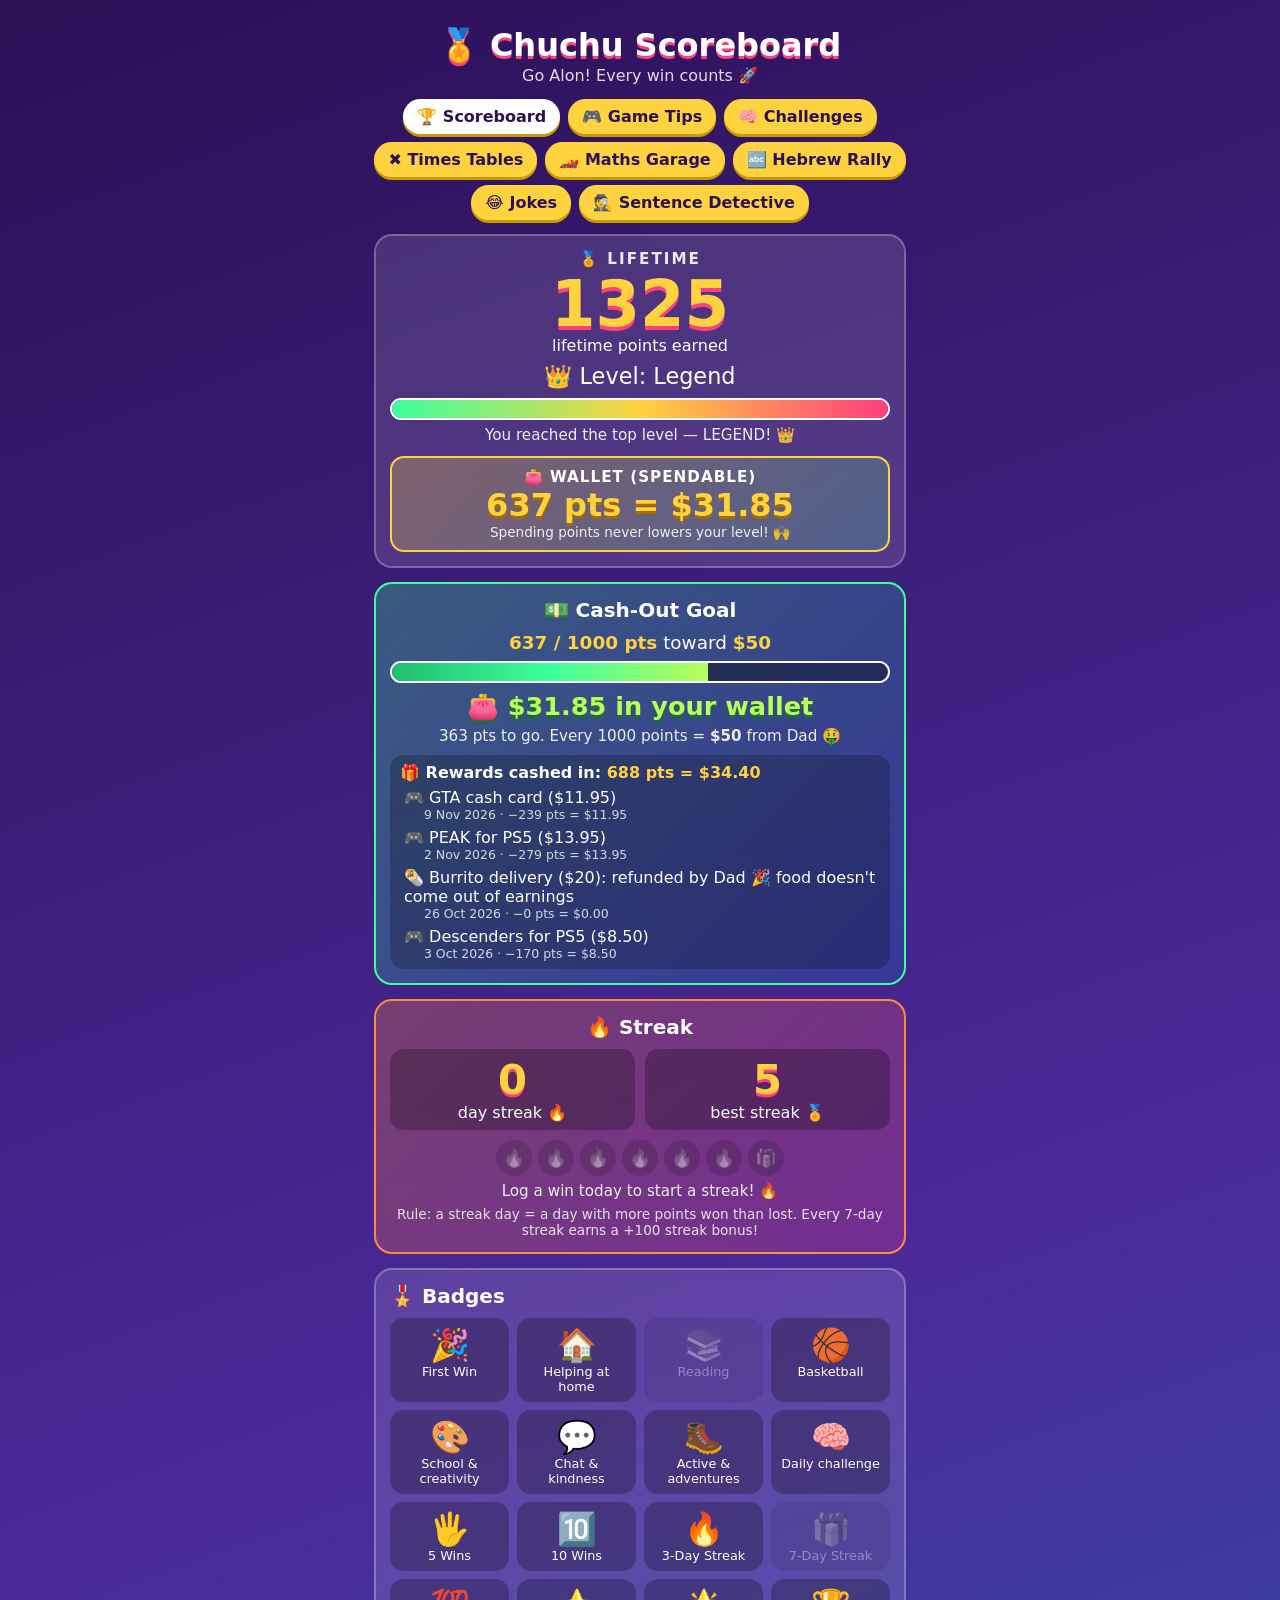
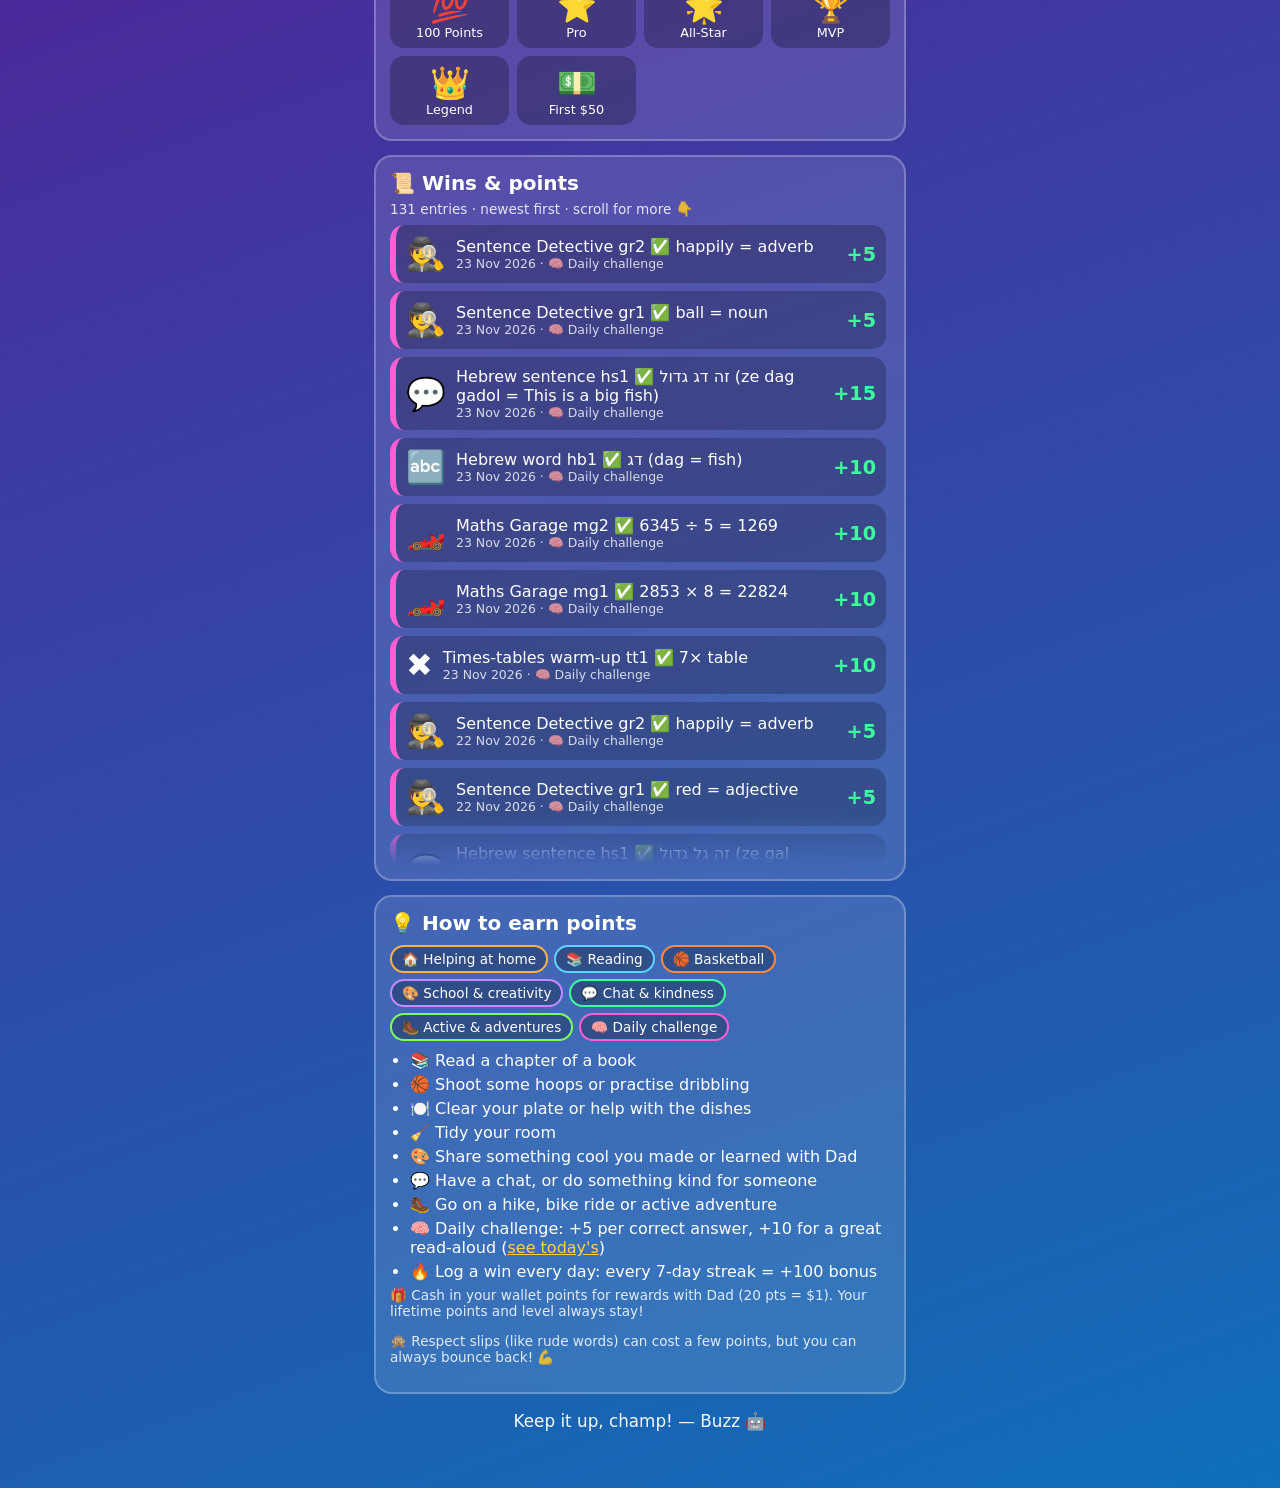
<file: index.html>
<!doctype html>
<html lang="en">
<head>
<meta charset="utf-8">
<meta name="viewport" content="width=device-width,initial-scale=1">
<meta name="robots" content="noindex, nofollow">
<title>Chuchu Scoreboard</title>
<link rel="stylesheet" href="style.css">
</head>
<body>
<div class="wrap">
  <h1>🏅 Chuchu Scoreboard</h1>
  <p class="sub" id="hello">Loading…</p>
  <nav><a class="on" href="index.html">🏆 Scoreboard</a><a href="tips.html">🎮 Game Tips</a><a href="challenges.html">🧠 Challenges</a><a href="tables.html">✖️ Times Tables</a><a href="maths.html">🏎️ Maths Garage</a><a href="hebrew.html">🔤 Hebrew Rally</a><a href="jokes.html">😂 Jokes</a><a href="grammar.html">🕵️ Sentence Detective</a></nav>

  <div class="card big">
    <div class="ltlabel">🏅 Lifetime</div>
    <div class="pts" id="total">0</div>
    <div>lifetime points earned</div>
    <div class="lvl" id="level"></div>
    <div class="bar"><div class="fill" id="fill"></div></div>
    <div class="next" id="next"></div>
    <div class="wallet"><div class="wl">👛 Wallet (spendable)</div><div class="wv"><span id="walletpts">0 pts</span> = <span id="walletdollars">$0.00</span></div><div class="ws">Spending points never lowers your level! 🙌</div></div>
  </div>

  <div class="card cash">
    <h2>💵 Cash-Out Goal</h2>
    <div class="cashline"><b id="cashpts">0 / 1000 pts</b> toward <b id="cashreward">$50</b></div>
    <div class="bar money"><div class="fill" id="cashfill"></div></div>
    <div class="cashbig">👛 <span id="cashdollars">$0.00</span> in your wallet</div>
    <div class="next" id="cashnote"></div>
    <div class="rewards" id="rewards"></div>
  </div>

  <div class="card streak">
    <h2>🔥 Streak</h2>
    <div class="streakrow">
      <div class="sbox"><div class="snum" id="streaknow">0</div><div>day streak 🔥</div></div>
      <div class="sbox"><div class="snum" id="streakbest">0</div><div>best streak 🏅</div></div>
    </div>
    <div class="dots" id="dots"></div>
    <div class="next" id="streaknext"></div>
    <div class="rule" id="streakrule"></div>
  </div>

  <div class="card"><h2>🎖️ Badges</h2><div class="badges" id="badges"></div></div>

  <div class="card"><h2>📜 Wins &amp; points</h2><div class="loghead"><span id="logcount">Newest first · scroll for more 👇</span><button type="button" class="logtop" id="logtop" hidden>⬆️ Newest</button></div><div class="logbox" id="wins" tabindex="0" aria-label="Points log, newest first"></div></div>

  <div class="card">
    <h2>💡 How to earn points</h2>
    <div class="cats" id="cats"></div>
    <ul>
      <li>📚 Read a chapter of a book</li>
      <li>🏀 Shoot some hoops or practise dribbling</li>
      <li>🍽️ Clear your plate or help with the dishes</li>
      <li>🧹 Tidy your room</li>
      <li>🎨 Share something cool you made or learned with Dad</li>
      <li>💬 Have a chat, or do something kind for someone</li>
      <li>🥾 Go on a hike, bike ride or active adventure</li>
      <li>🧠 Daily challenge: +5 per correct answer, +10 for a great read-aloud (<a href="challenges.html" style="color:#ffd23f">see today's</a>)</li>
      <li>🔥 Log a win every day: every 7-day streak = +100 bonus</li>
    </ul>
    <p class="rule">🎁 Cash in your wallet points for rewards with Dad (20 pts = $1). Your lifetime points and level always stay!</p>
    <p class="rule">🙊 Respect slips (like rude words) can cost a few points, but you can always bounce back! 💪</p>
  </div>

  <p class="sign" id="sign">Keep it up, champ! — Buzz 🤖</p>
</div>
<script src="scoreboard.js"></script>
<script>
const today = new Intl.DateTimeFormat("en-CA",{timeZone:"Australia/Sydney"}).format(new Date());
const fmt = d => new Date(d + "T00:00:00").toLocaleDateString("en-AU", {day:"numeric", month:"short", year:"numeric"});
const $ = id => document.getElementById(id);
const money = n => "$" + n.toFixed(2);
fetch("data.json?v=" + Date.now()).then(r => r.json()).then(data => {
  const S = Scoreboard.compute(data, today);
  const { lifetime: total, wallet, rewards, level: cur, next: nxt, streak, cash } = S;
  const cats = Scoreboard.categories(data);
  $("hello").textContent = "Go " + data.name + "! Every win counts 🚀";
  // count-up animation (works for negative totals too)
  const el = $("total"); let n = 0;
  const step = Math.max(1, Math.ceil(Math.abs(total) / 40)) * Math.sign(total || 1);
  const t = setInterval(() => { n = step > 0 ? Math.min(total, n + step) : Math.max(total, n + step); el.textContent = n; if (n === total) clearInterval(t); }, 25);
  $("level").textContent = cur.emoji + " Level: " + cur.name;
  setTimeout(() => $("fill").style.width = S.levelPct + "%", 100);
  $("next").textContent = nxt
    ? (nxt.min - total) + " more points to " + nxt.emoji + " " + nxt.name + "!"
    : "You reached the top level — LEGEND! 👑";

  // wallet (spendable) = lifetime earned minus rewards cashed in
  $("walletpts").textContent = wallet + " pts";
  $("walletdollars").textContent = money(cash.dollars);

  // cash-out (wallet progress)
  $("cashpts").textContent = cash.inGoal + " / " + cash.goal + " pts";
  $("cashreward").textContent = "$" + cash.reward;
  setTimeout(() => $("cashfill").style.width = Math.max(cash.pct, 1.5) + "%", 100);
  $("cashdollars").textContent = money(cash.dollars);
  $("cashnote").innerHTML = (cash.cashouts ? `🎉 You've unlocked <b>${cash.cashouts} × $${cash.reward}</b> cash-out${cash.cashouts > 1 ? "s" : ""}! Ask Dad! ` : "")
    + `${cash.goal - cash.inGoal} pts to go. Every ${cash.goal} points = <b>$${cash.reward}</b> from Dad 🤑`;
  $("rewards").innerHTML = rewards.count
    ? `<div class="rhead">🎁 Rewards cashed in: <b>${rewards.points} pts = $${rewards.dollars.toFixed(2)}</b></div>`
      + rewards.items.map(r => `<div class="ritem">${r.emoji} ${r.text.replace(/^Cashed in:\s*/, "")} <span class="rd">${fmt(r.date)} · −${Math.abs(r.points)} pts = $${(Math.abs(r.points) / S.pointsPerDollar).toFixed(2)}</span></div>`).join("")
    : `<div class="rhead">🎁 No rewards cashed in yet — save up or ask Dad!</div>`;

  // streak
  $("streaknow").textContent = streak.current;
  $("streakbest").textContent = streak.best;
  let dots = "";
  for (let i = 1; i <= streak.every; i++) dots += `<span class="dot ${i <= streak.current % streak.every || (streak.current && streak.current % streak.every === 0) ? "on" : ""}">${i === streak.every ? "🎁" : "🔥"}</span>`;
  $("dots").innerHTML = dots;
  $("streaknext").textContent = streak.current === 0
    ? "Log a win today to start a streak! 🔥"
    : streak.toNextBonus + " more day" + (streak.toNextBonus > 1 ? "s" : "") + " to your next +" + streak.bonus + " bonus!"
      + (streak.activeToday ? "" : " Get a win today to keep it going! ⏰");
  $("streakrule").textContent = "Rule: a streak day = a day with more points won than lost. Every " + streak.every + "-day streak earns a +" + streak.bonus + " streak bonus!";

  // badges (deduction categories don't give badges)
  const plus = S.entries.filter(w => w.points > 0 && !w.bonus && !w.reward), count = {};
  plus.forEach(w => count[w.category] = (count[w.category] || 0) + 1);
  const levels = [...data.levels].sort((a, b) => a.min - b.min);
  const badges = [
    { e: "🎉", n: "First Win", ok: plus.length >= 1 },
    ...Object.entries(cats).filter(([k, c]) => !c.deduction && !c.spend && k !== "cashout").map(([k, c]) => ({ e: c.emoji, n: c.label, ok: !!count[k] })),
    { e: "🖐️", n: "5 Wins", ok: plus.length >= 5 },
    { e: "🔟", n: "10 Wins", ok: plus.length >= 10 },
    { e: "🔥", n: "3-Day Streak", ok: streak.best >= 3 },
    { e: "🎁", n: "7-Day Streak", ok: streak.best >= 7 },
    { e: "💯", n: "100 Points", ok: total >= 100 },
    ...levels.slice(1).map(l => ({ e: l.emoji, n: l.name, ok: total >= l.min })),
    { e: "💵", n: "First $50", ok: total >= cash.goal }
  ];
  $("badges").innerHTML = badges.map(b =>
    `<div class="badge ${b.ok ? "" : "off"}"><span class="e">${b.e}</span>${b.n}</div>`).join("");

  // entries: wins, gentle deductions, computed streak bonuses
  $("wins").innerHTML = S.entries.map(w => {
    const c = w.bonus ? { label: "Streak bonus", emoji: "🔥", color: "#ffd23f" } : (cats[w.category] || { label: "", emoji: "" });
    const neg = w.points < 0 && !w.reward;
    const tag = w.reward ? '<span class="tagreward">REWARD</span>' : w.date === today ? (neg ? '<span class="tagtoday">TODAY</span>' : '<span class="new">NEW</span>') : "";
    const cls = "win" + (neg ? " minus" : "") + (w.bonus ? " bonus" : "") + (w.reward ? " reward" : "");
    return `<div class="${cls}" style="border-left-color:${c.color || "transparent"}"><div class="e">${w.emoji}</div><div class="t">${w.text}${tag}<div class="d">${fmt(w.date)} · ${c.emoji} ${c.label}</div></div><div class="p">${w.reward ? "🎁 " + Math.abs(w.points) + " pts" : neg ? "−" + Math.abs(w.points) : "+" + w.points}</div></div>`;
  }).join("") || "<p>No wins yet — go get one! 💪</p>";
  $("logcount").textContent = `${S.entries.length} entries · newest first · scroll for more 👇`;
  const lb = $("wins"), lt = $("logtop");
  lb.addEventListener("scroll", () => { lt.hidden = lb.scrollTop < 120; }, { passive: true });
  lt.addEventListener("click", () => lb.scrollTo({ top: 0, behavior: "smooth" }));
  $("cats").innerHTML = Object.entries(cats).filter(([k, c]) => !c.deduction && !c.spend && k !== "cashout").map(([k, c]) => `<span class="chip" style="border:2px solid ${c.color || "transparent"}">${c.emoji} ${c.label}</span>`).join("");
  $("sign").textContent = "Keep it up, champ! — " + (data.bot || "Buzz 🤖");
}).catch(e => { console.error(e); $("hello").textContent = "Oops, Buzz couldn't load the scores. Try again soon!"; });
</script>
</body>
</html>
</file>
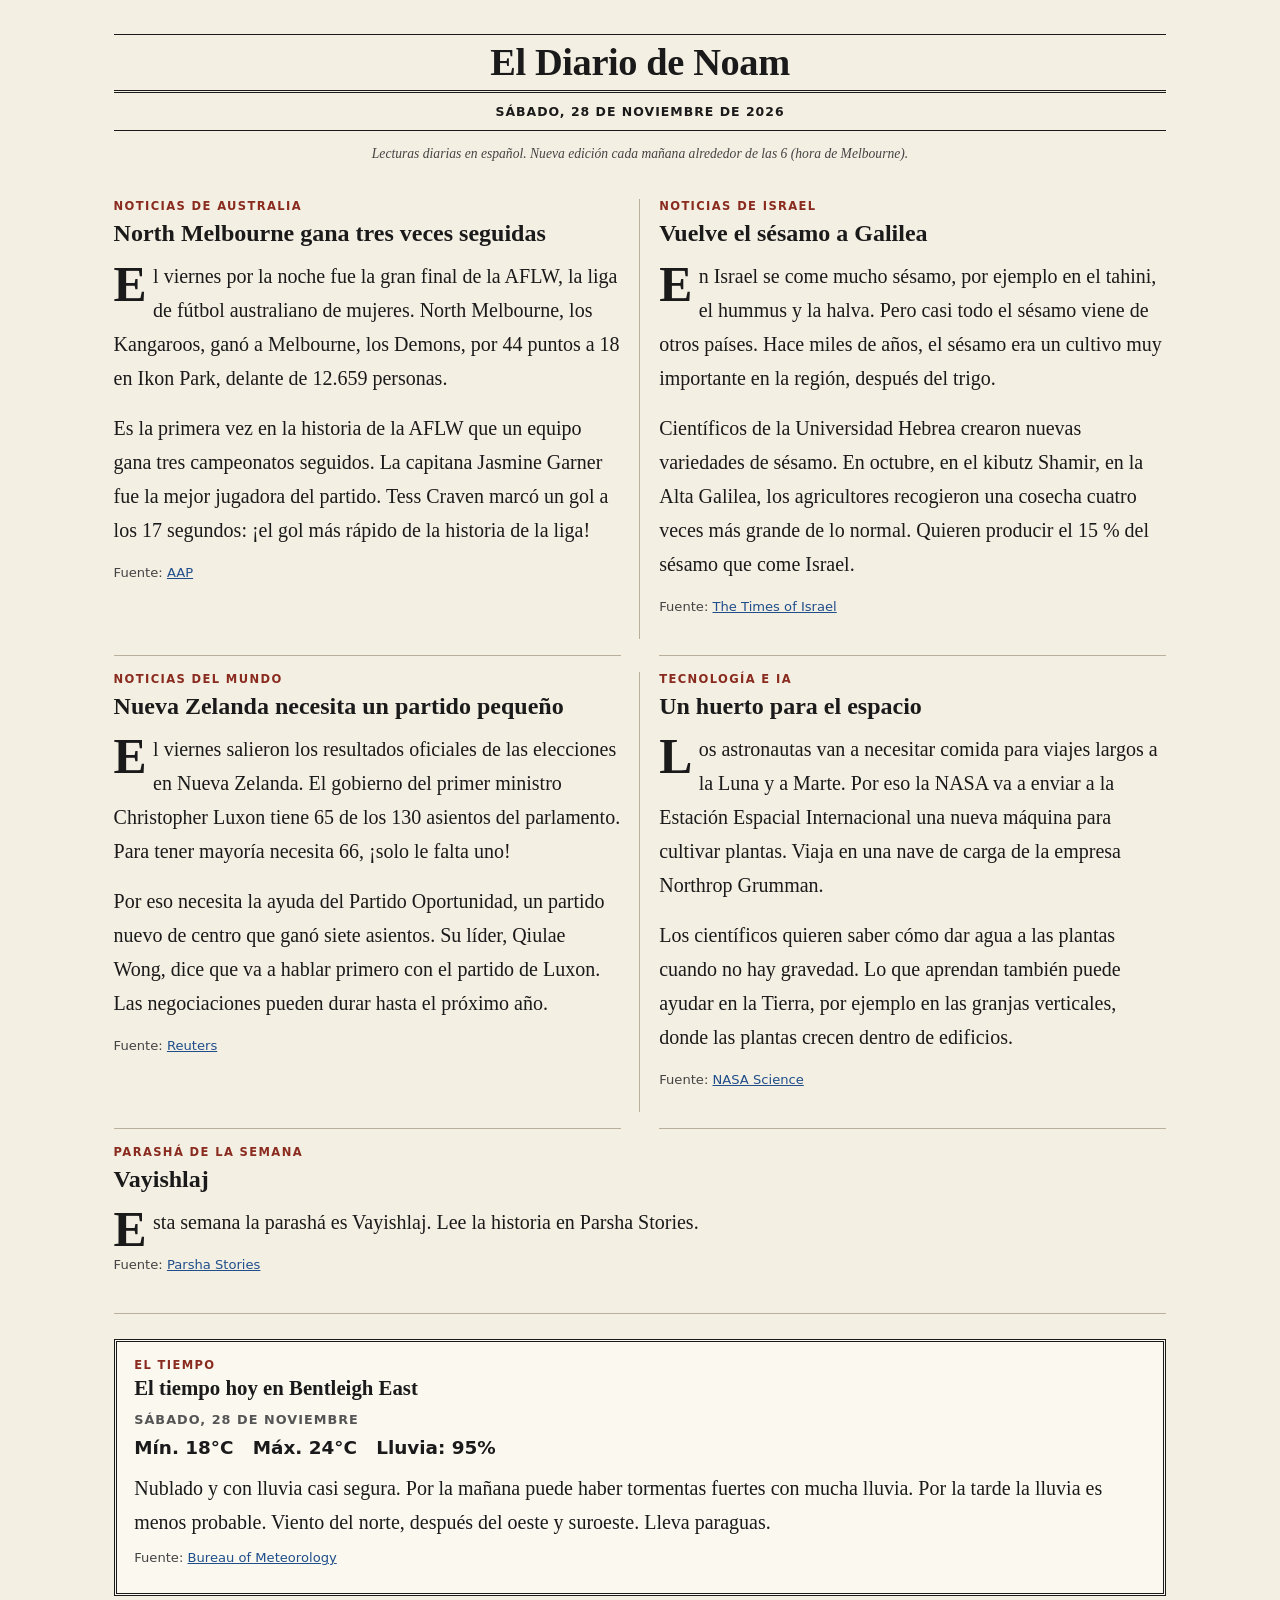
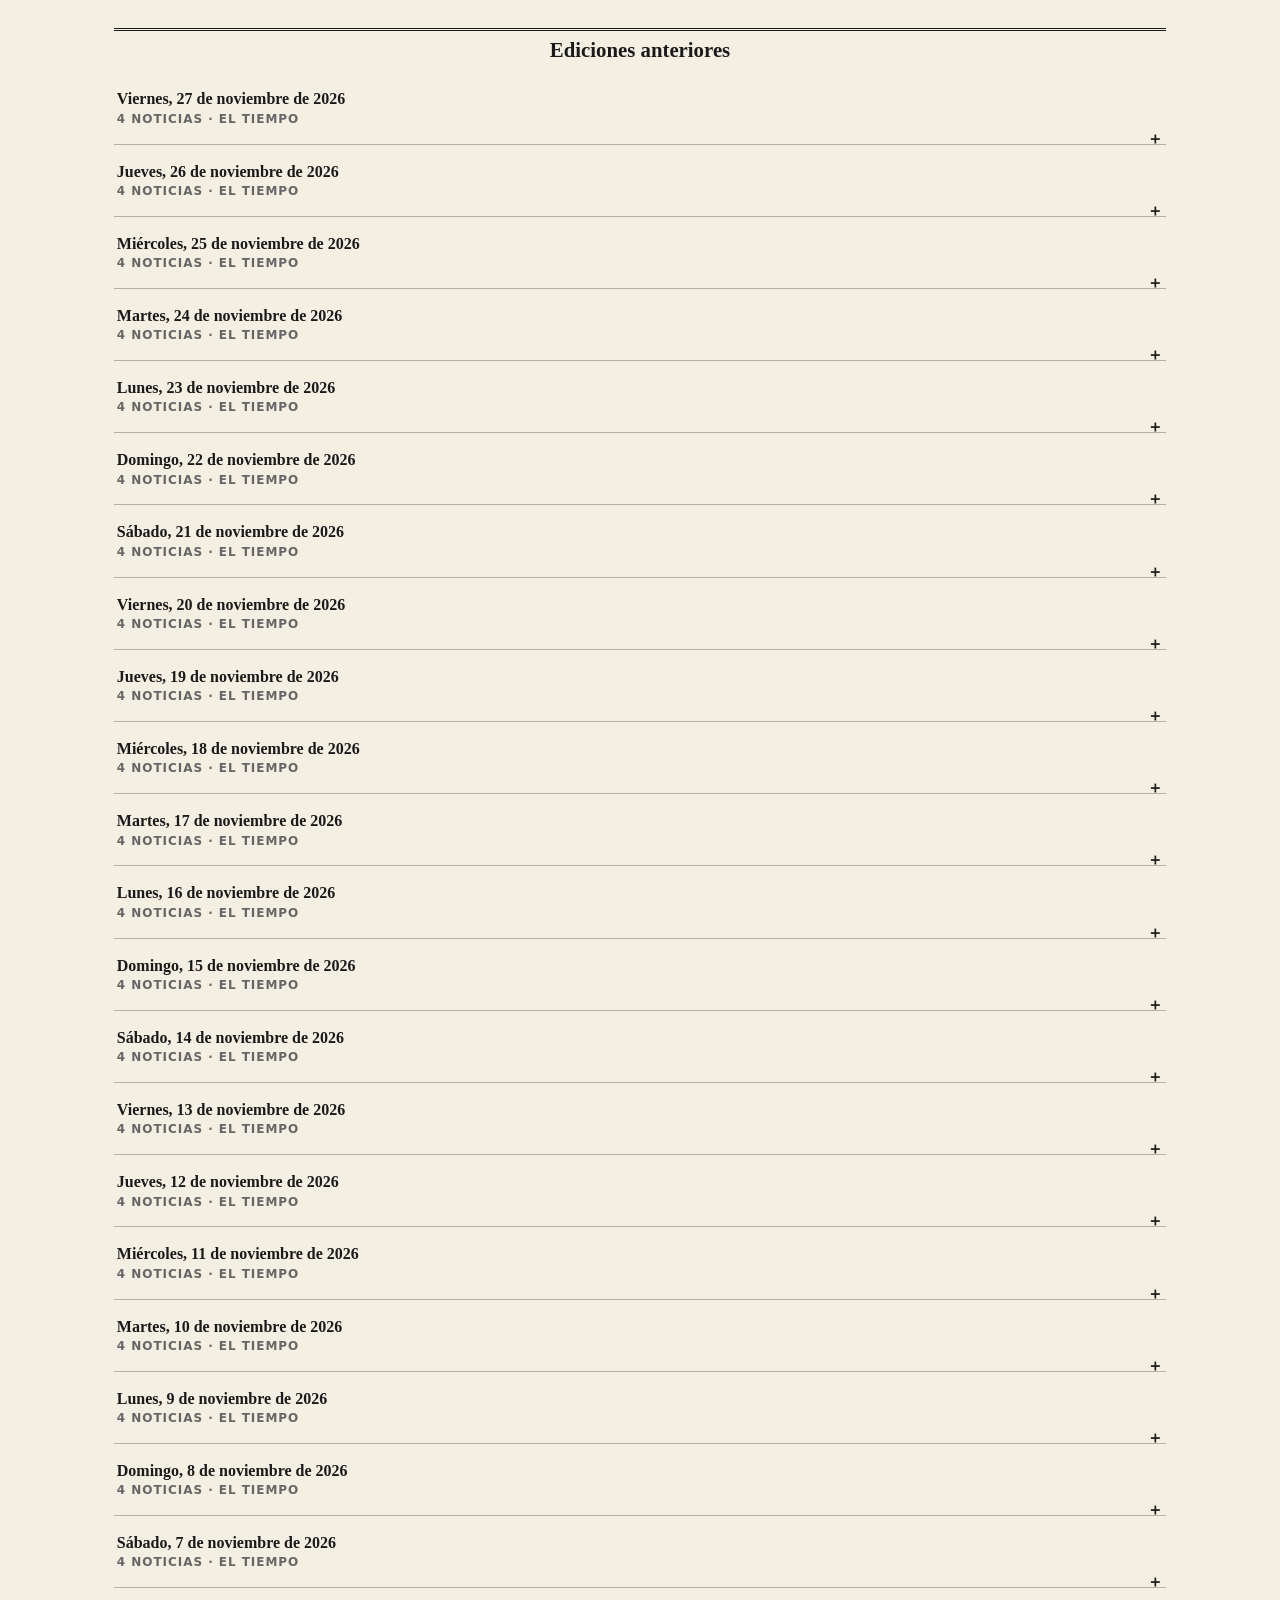
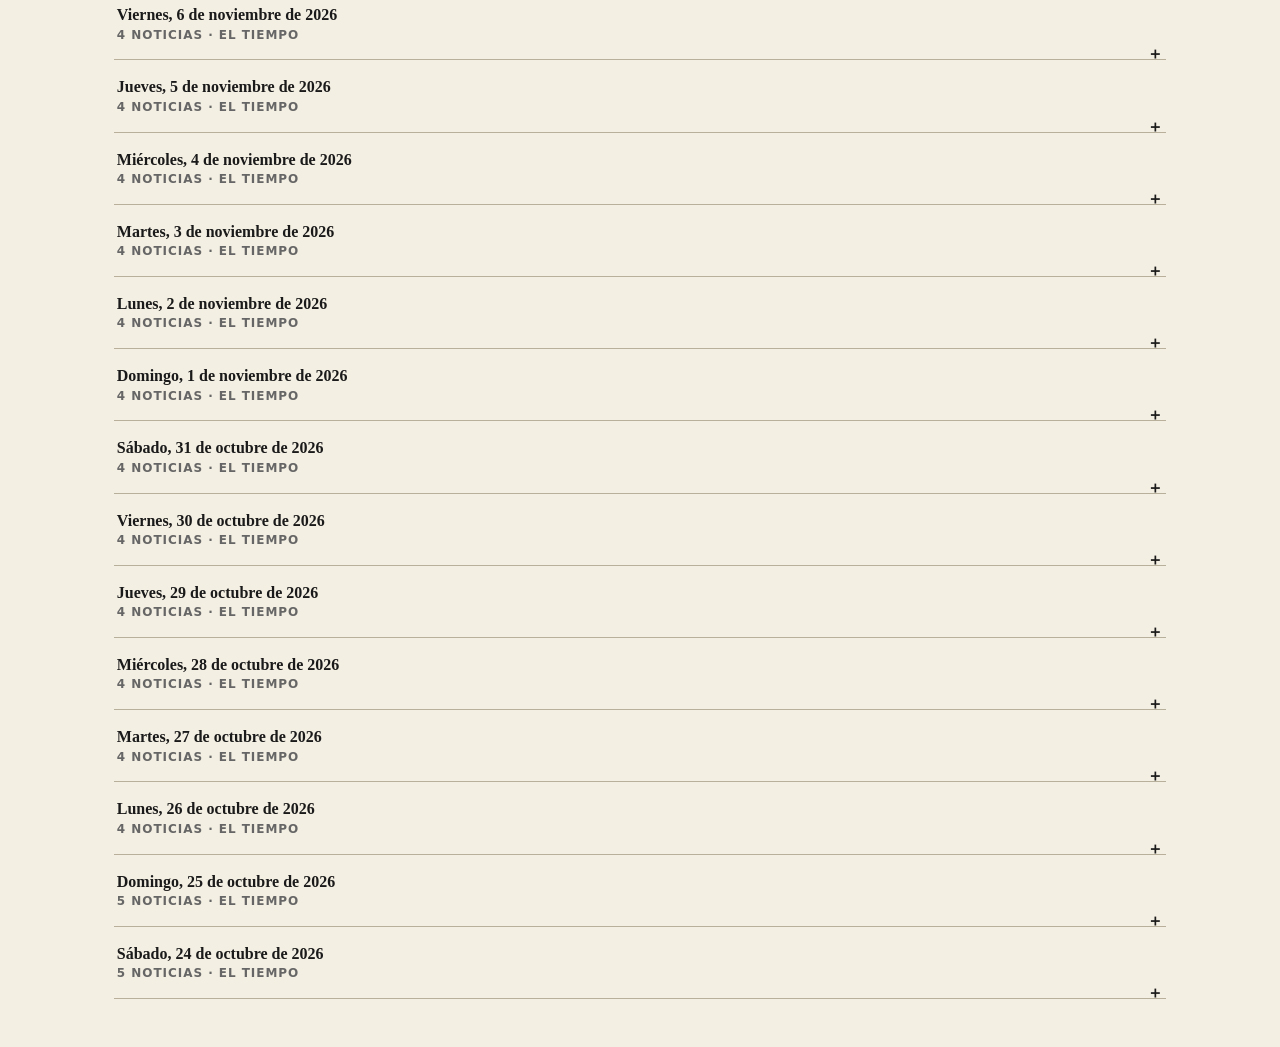
<file: spanish/index.html>
<!doctype html>
<html lang="es">
<head>
<meta charset="utf-8">
<meta name="viewport" content="width=device-width, initial-scale=1, viewport-fit=cover">
<meta name="robots" content="noindex, nofollow">
<meta name="theme-color" content="#f4efe3">
<title>El Diario de Noam — Lecturas diarias</title>
<link rel="preconnect" href="https://fonts.googleapis.com">
<link rel="preconnect" href="https://fonts.gstatic.com" crossorigin>
<link href="https://fonts.googleapis.com/css2?family=Noto+Sans+Hebrew:wght@400;700&family=Noto+Serif+Hebrew:wght@400;700;800&display=swap" rel="stylesheet">
<style>
*{box-sizing:border-box}
html{-webkit-text-size-adjust:100%}
body{margin:0;background:#f4efe3;color:#1a1a1a;font:20px/1.7 Georgia,"Iowan Old Style","Times New Roman",serif}
main{max-width:38rem;margin:0 auto;padding:1.25rem 1.1rem 3rem}
@media (min-width:900px){main{max-width:68rem}}
.mast{text-align:center;padding:.5rem 0 0}
.mast h1{font:900 2.4rem/1.05 "Playfair Display",Georgia,"Times New Roman",serif;letter-spacing:-.01em;margin:.2rem 0 .5rem}
.dbl{border:0;border-top:3px double #1a1a1a;margin:.4rem 0}
.thin{border:0;border-top:1px solid #1a1a1a;margin:.4rem 0}
.ed{display:flex;flex-wrap:wrap;justify-content:space-between;gap:.3rem 1rem;font:600 .78rem/1.4 system-ui,sans-serif;text-transform:uppercase;letter-spacing:.08em;padding:.2rem 0}
.note{font:italic .85rem/1.5 Georgia,serif;color:#444;text-align:center;margin:.8rem 0 1.2rem}
.items{display:grid;grid-template-columns:1fr;gap:0}
@media (min-width:900px){.items{grid-template-columns:1fr 1fr;column-gap:2.4rem}.items article{position:relative}.items article:nth-child(odd)::after{content:"";position:absolute;top:1rem;bottom:1rem;right:-1.2rem;border-right:1px solid #b9b09c}.items article:last-child:nth-child(odd){grid-column:1/-1}.items article:last-child:nth-child(odd)::after{display:none}}
article{padding:1rem 0 1.4rem;border-bottom:1px solid #b9b09c}

.kicker{font:700 .72rem/1.3 system-ui,sans-serif;text-transform:uppercase;letter-spacing:.12em;color:#8a2b1f}
article.parasha{border-top:3px double #1a1a1a;margin-top:.35rem}
article.parasha .kicker{color:#5a3a1c}
article h2{font:800 1.5rem/1.2 Georgia,"Times New Roman",serif;margin:.3rem 0 .7rem}
article p{margin:0 0 1rem}
article p:first-of-type::first-letter{float:left;font:800 3.1rem/.85 Georgia,serif;padding:.3rem .4rem 0 0}
article[lang="he"]{direction:rtl;text-align:right;font-family:"Noto Serif Hebrew","Noto Sans Hebrew","David","Arial Hebrew","Times New Roman",serif}
article[lang="he"] h2{font-family:"Noto Serif Hebrew","Noto Sans Hebrew","David","Arial Hebrew","Times New Roman",serif}
article[lang="he"] .kicker{letter-spacing:0;text-transform:none;font-family:"Noto Sans Hebrew","Noto Serif Hebrew","Arial Hebrew","David",sans-serif}
article[lang="he"] p:first-of-type::first-letter{float:none;font:inherit;padding:0}
article[lang="he"] .src{direction:ltr;text-align:right;unicode-bidi:isolate}
article.parasha.reminder{padding:.85rem 0 1rem}
article.parasha.reminder h2{margin:.2rem 0 .45rem;font-size:1.35rem}
article.parasha.reminder p{margin:0 0 .5rem}
article.parasha.reminder p:first-of-type::first-letter{float:none;font:inherit;padding:0}
a.story-link{display:inline-block;padding:.55rem 0;min-height:44px;font:700 1.05rem/1.4 Georgia,"Times New Roman",serif;color:#1f4e8a;text-underline-offset:3px}

.wx{border:3px double #1a1a1a;padding:1rem 1.1rem;margin:1.6rem 0 0;background:#fbf8f0}
.wx h2{font:800 1.3rem/1.2 Georgia,serif;margin:.2rem 0 .6rem}
.wx .t{display:flex;gap:1.2rem;flex-wrap:wrap;font:700 1.15rem/1.4 system-ui,sans-serif;margin:.2rem 0 .6rem}
.wx p{margin:0 0 .6rem}
.date{font:600 .8rem/1.4 system-ui,sans-serif;text-transform:uppercase;letter-spacing:.08em;color:#555;margin:0 0 .4rem}
.src{font:.82rem/1.5 system-ui,sans-serif;color:#444;margin-top:.8rem}
.src a{color:#1f4e8a;word-break:break-word}
.arch{margin-top:2rem}
.arch h2{font:800 1.3rem/1.2 Georgia,serif;text-align:center;margin:0 0 .6rem}
details{border-bottom:1px solid #b9b09c}
summary{cursor:pointer;min-height:56px;padding:1rem .2rem;font:700 1rem/1.4 Georgia,serif;list-style:none}
summary::-webkit-details-marker{display:none}
summary::after{content:"＋";float:right}
details[open] summary::after{content:"－"}
summary small{display:block;font:600 .75rem/1.4 system-ui,sans-serif;text-transform:uppercase;letter-spacing:.08em;color:#666}
</style>
</head>
<body>
<main>
  <header class="mast">
    <hr class="thin">
    <h1>El Diario de Noam</h1>
    <hr class="dbl">
    <div class="ed" style="justify-content:center"><span id="edate">—</span></div>
    <hr class="thin">
    <p class="note">Lecturas diarias en español. Nueva edición cada mañana alrededor de las 6 (hora de Melbourne).</p>
  </header>
  <section id="today"><p>Cargando…</p></section>
  <section class="arch" id="archwrap" hidden><hr class="dbl"><h2>Ediciones anteriores</h2><div id="archive"></div></section>
</main>
<script>
const esc = s => String(s ?? "").replace(/[&<>"]/g, c => ({"&":"&amp;","<":"&lt;",">":"&gt;",'"':"&quot;"}[c]));
const norm = e => e.items ? e : { ...e, items: [{ title: e.title, paragraphs: e.paragraphs, source: e.source }] };
const item = (it, e) => {
  const he = it.lang === "he";
  const parasha = he || /parash[aá]|פרשת/.test(it.section || "");
  const attrs = [parasha ? `class="parasha${he ? "" : " reminder"}"` : "", he ? 'lang="he" dir="rtl"' : ""].filter(Boolean).join(" ");
  const named = parasha && it.source && (it.paragraphs||[]).some(t => t.includes(it.source.name));
  const paras = (it.paragraphs||[]).map(t => {
    let html = esc(t);
    if (named) html = html.replaceAll(esc(it.source.name), `<a class="story-link" href="${esc(it.source.url)}" target="_blank" rel="noopener">${esc(it.source.name)}</a>`);
    return `<p>${html}</p>`;
  }).join("");
  const src = (it.source && !named)
    ? `<p class="src"${he ? ' dir="ltr" lang="es"' : ""}>${parasha ? "" : "Fuente: "}<a${parasha ? ' class="story-link"' : ""} href="${esc(it.source.url)}" target="_blank" rel="noopener">${esc(it.source.name)}</a></p>`
    : "";
  return `<article${attrs ? " " + attrs : ""}><div class="kicker">${esc(it.section || e.topic || "")}</div><h2>${esc(it.title)}</h2>`
    + paras + src + `</article>`;
};
const wx = w => !w ? "" : `<aside class="wx"><div class="kicker">El tiempo</div><h2>${esc(w.heading || (w.place ? "El tiempo hoy en " + w.place : "El tiempo en Melbourne mañana"))}</h2><div class="date">${esc(w.day)}</div>`
  + `<div class="t"><span>Mín. ${esc(w.min)}°C</span><span>Máx. ${esc(w.max)}°C</span><span>Lluvia: ${esc(w.rainChance)}%</span></div>`
  + `<p>${esc(w.summary)}</p>` + (w.source ? `<p class="src">Fuente: <a href="${esc(w.source.url)}" target="_blank" rel="noopener">${esc(w.source.name)}</a></p>` : "") + `</aside>`;
const edition = e => `<div class="items">${e.items.map(it => item(it, e)).join("")}</div>${wx(e.weather)}`;
fetch("posts.json?v=" + Date.now(), {cache: "no-store"}).then(r => r.json()).then(raw => {
  const [cur, ...older] = raw.map(norm);
  if (!cur) { document.getElementById("today").innerHTML = "<p>Todavía no hay ediciones.</p>"; return; }
  document.getElementById("edate").textContent = cur.date;
  document.getElementById("today").innerHTML = edition(cur);
  if (older.length) {
    document.getElementById("archwrap").hidden = false;
    document.getElementById("archive").innerHTML = older.map(e =>
      `<details><summary>${esc(e.date)}<small>${e.items.length} noticia${e.items.length > 1 ? "s" : ""}${e.weather ? " · el tiempo" : ""}</small></summary>${edition(e)}</details>`).join("");
  }
}).catch(err => { console.error(err); document.getElementById("today").innerHTML = "<p>No se pudo cargar la edición. Intenta más tarde.</p>"; });
</script>
</body>
</html>
</file>
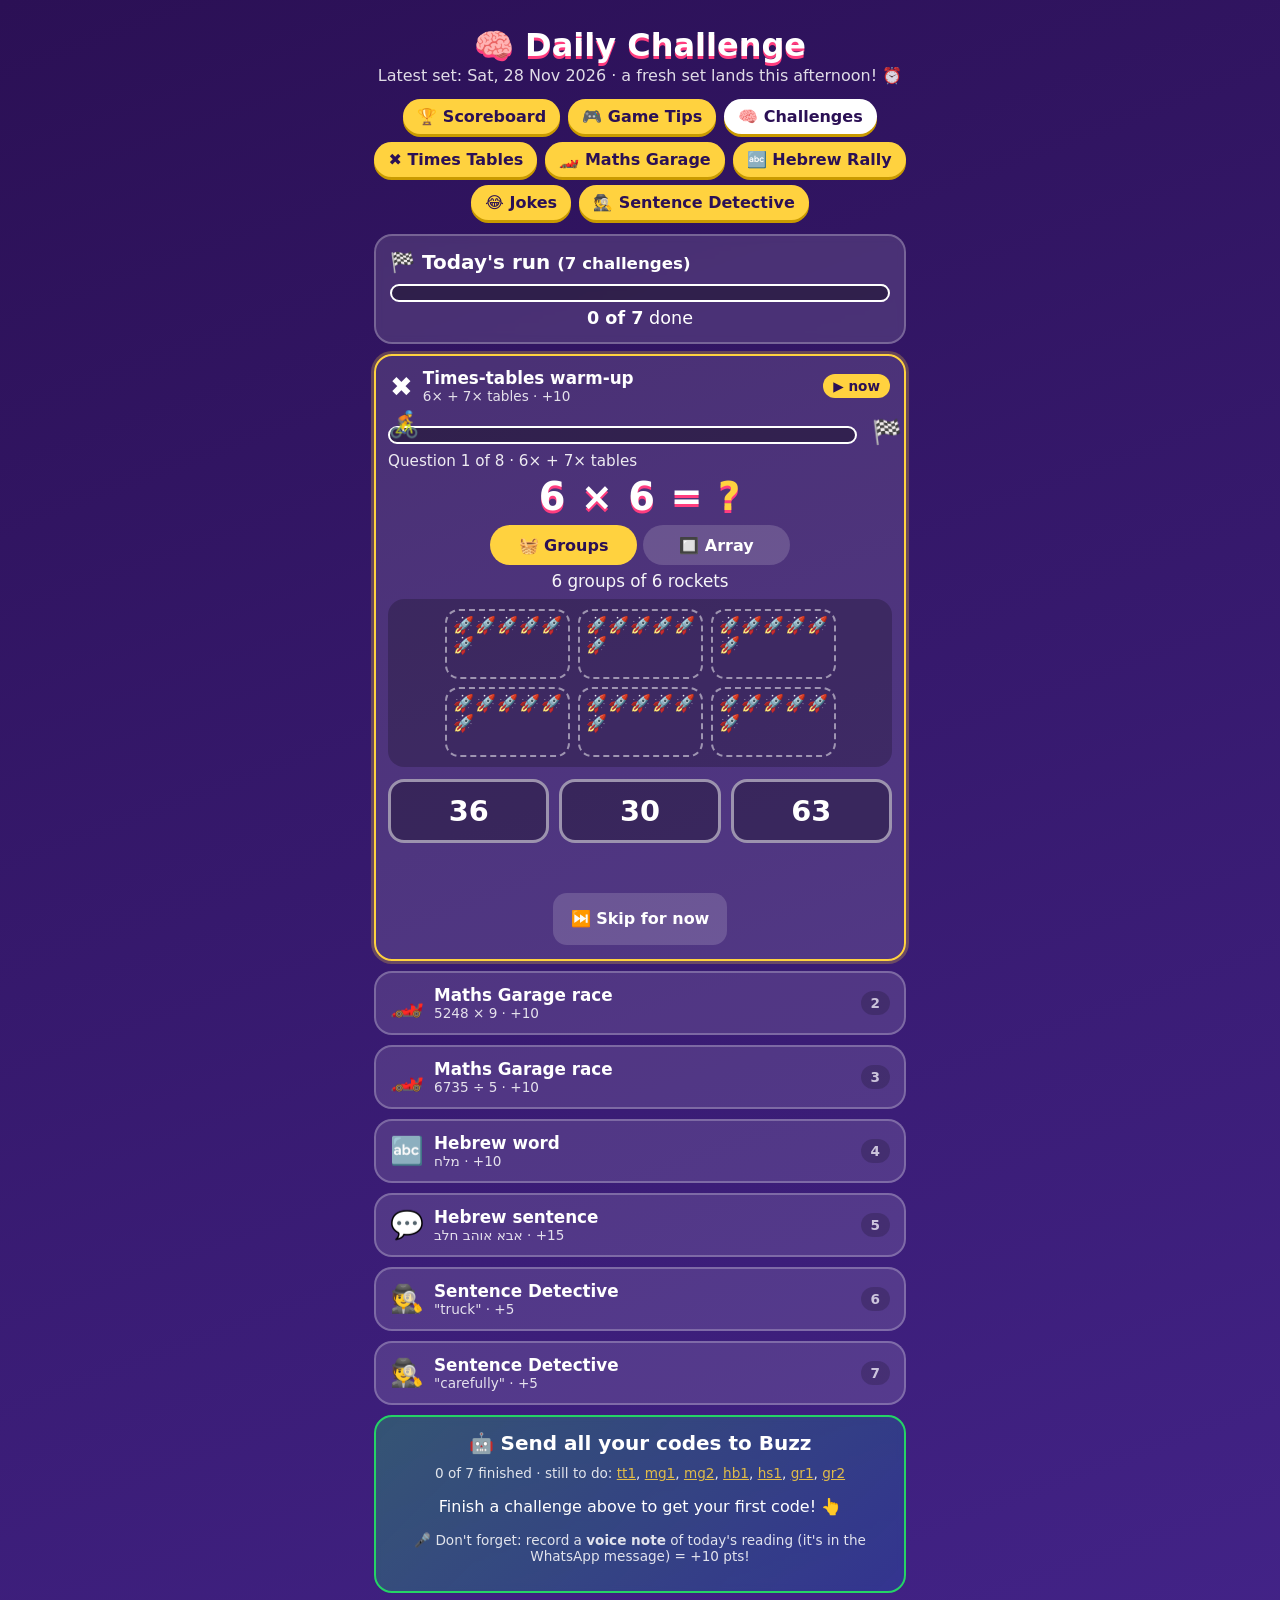
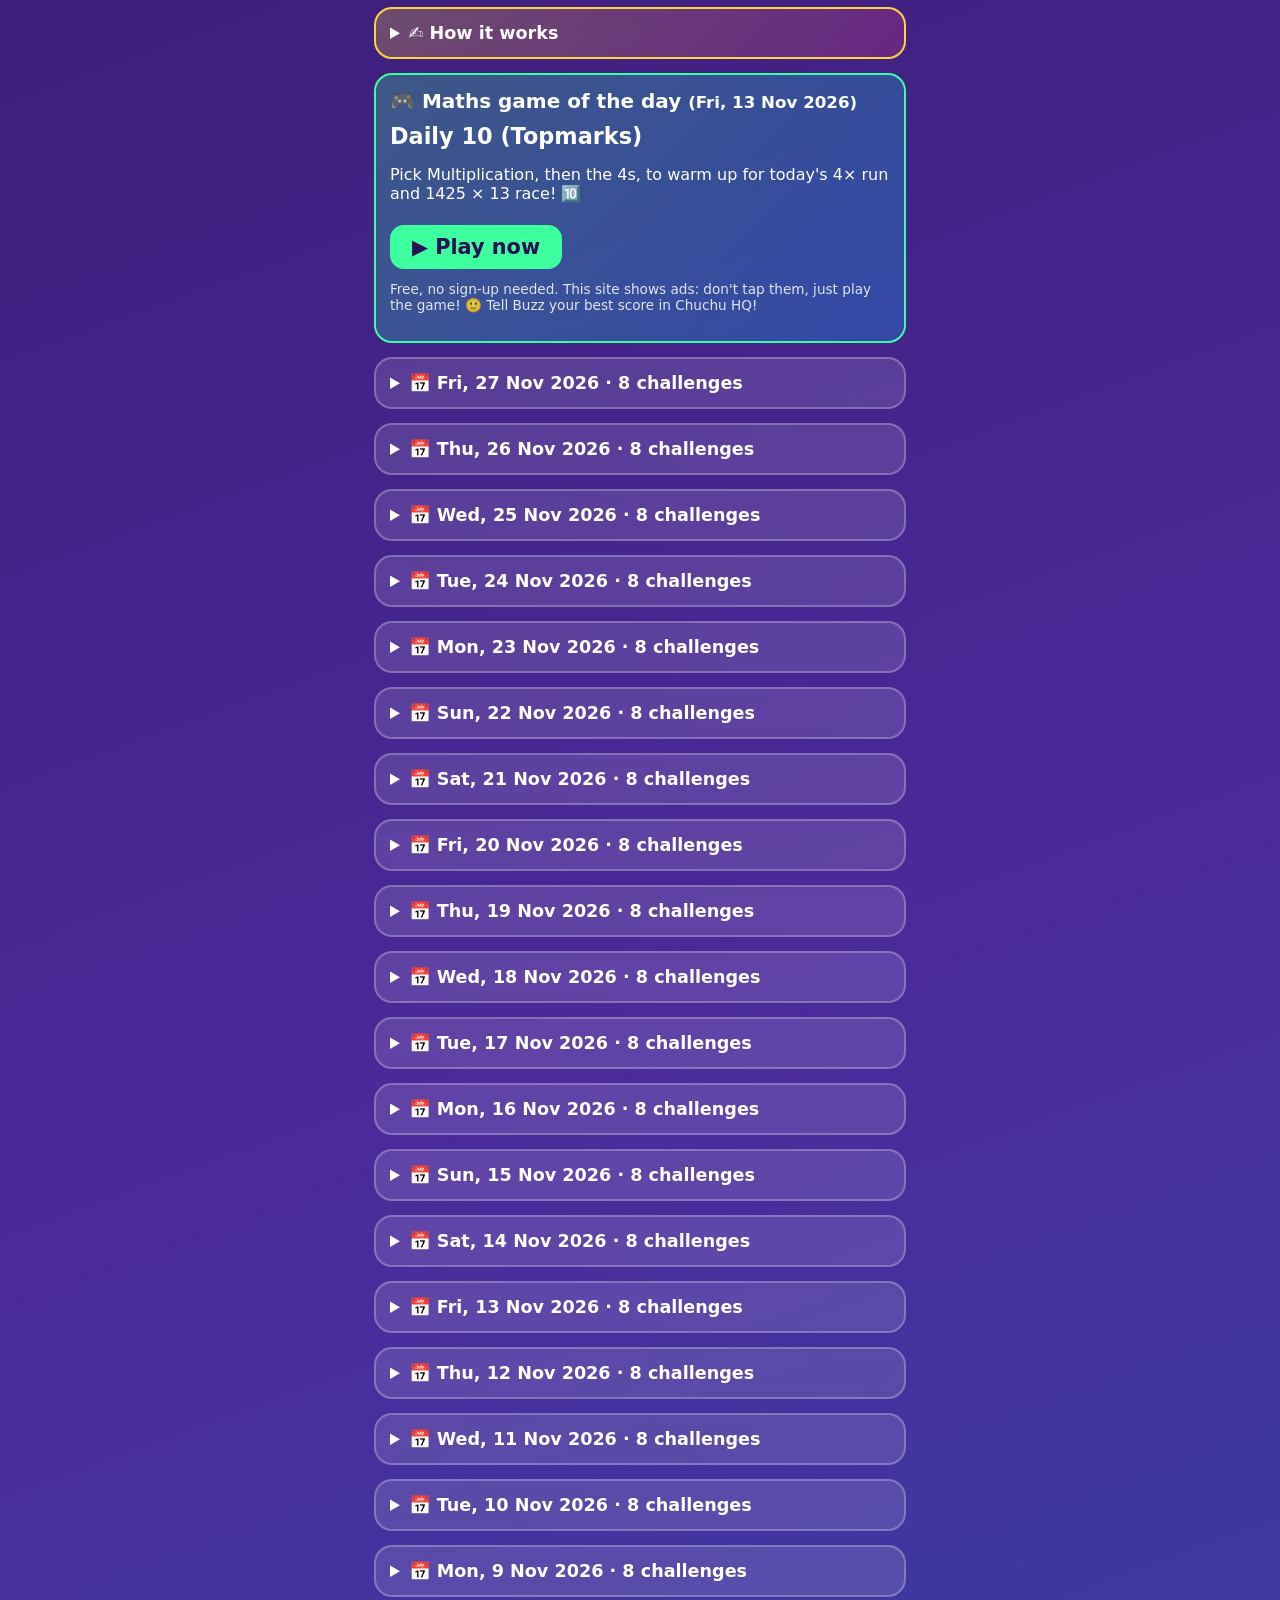
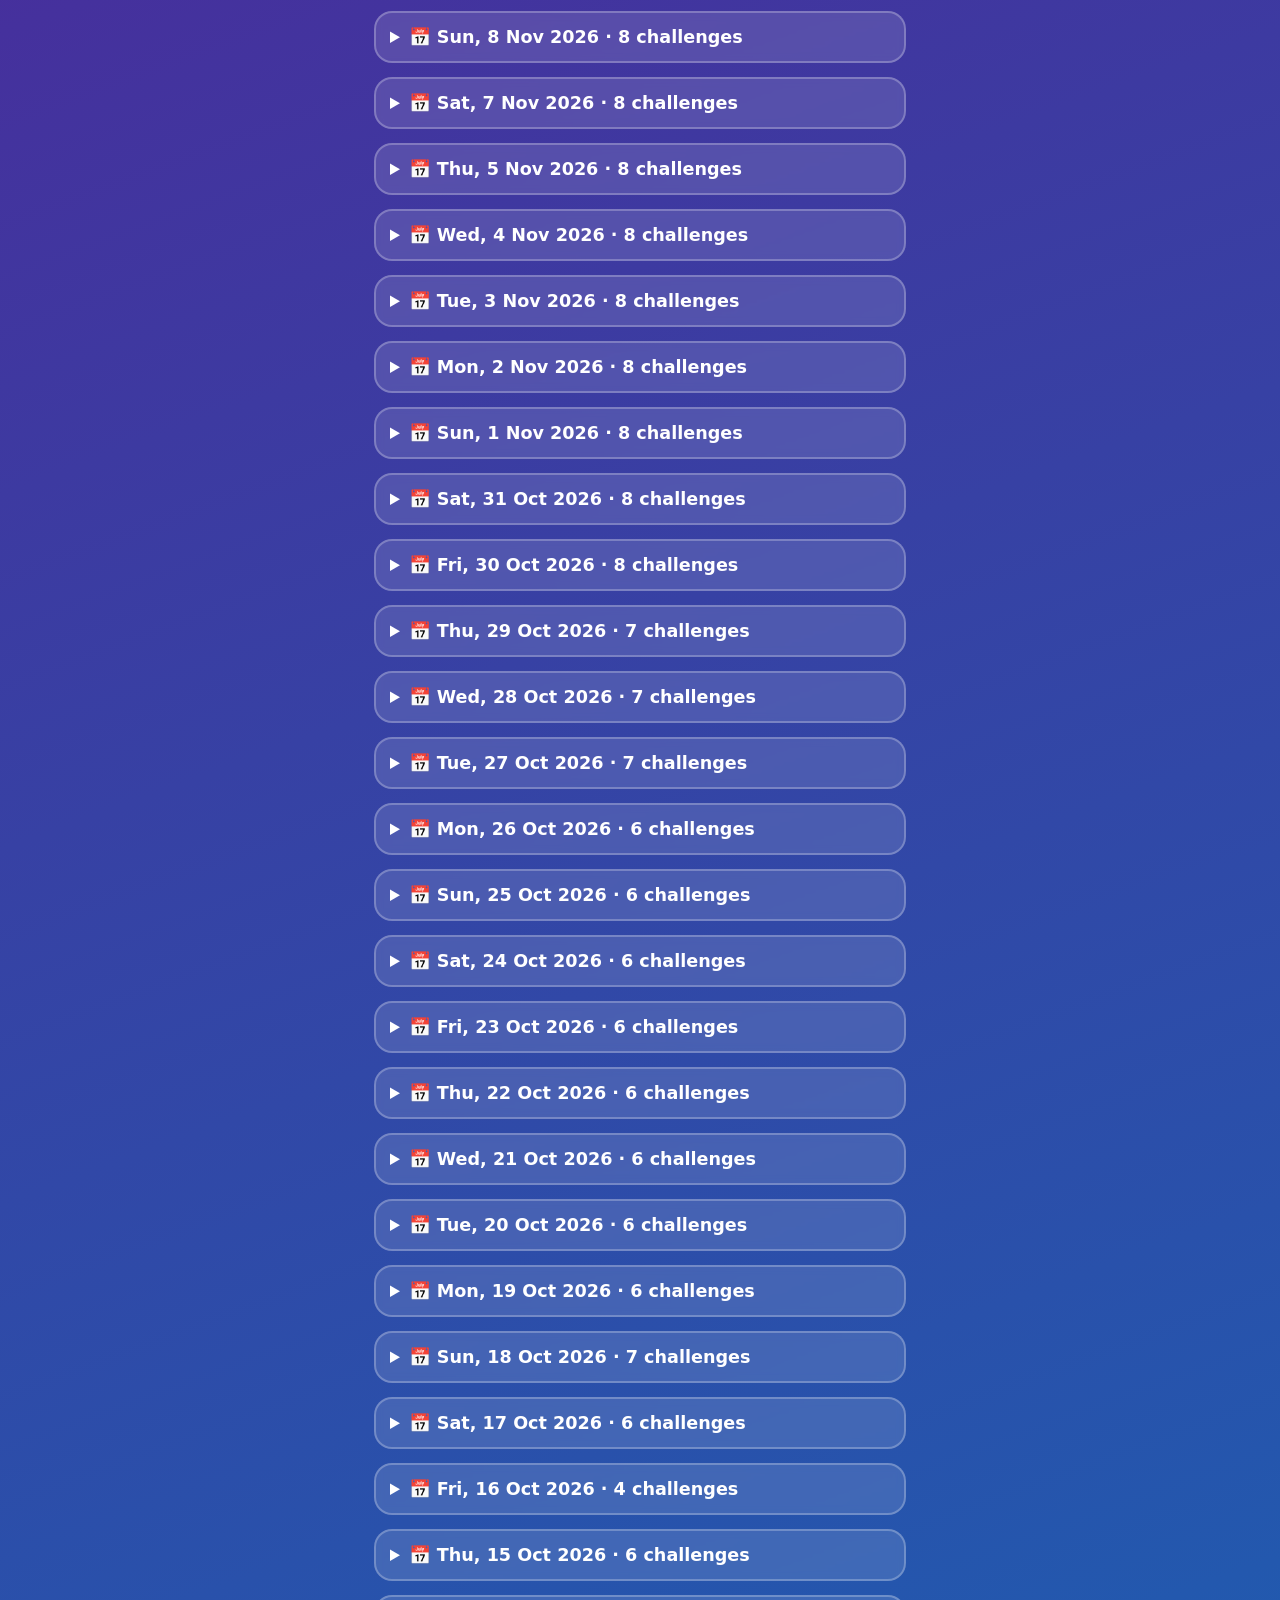
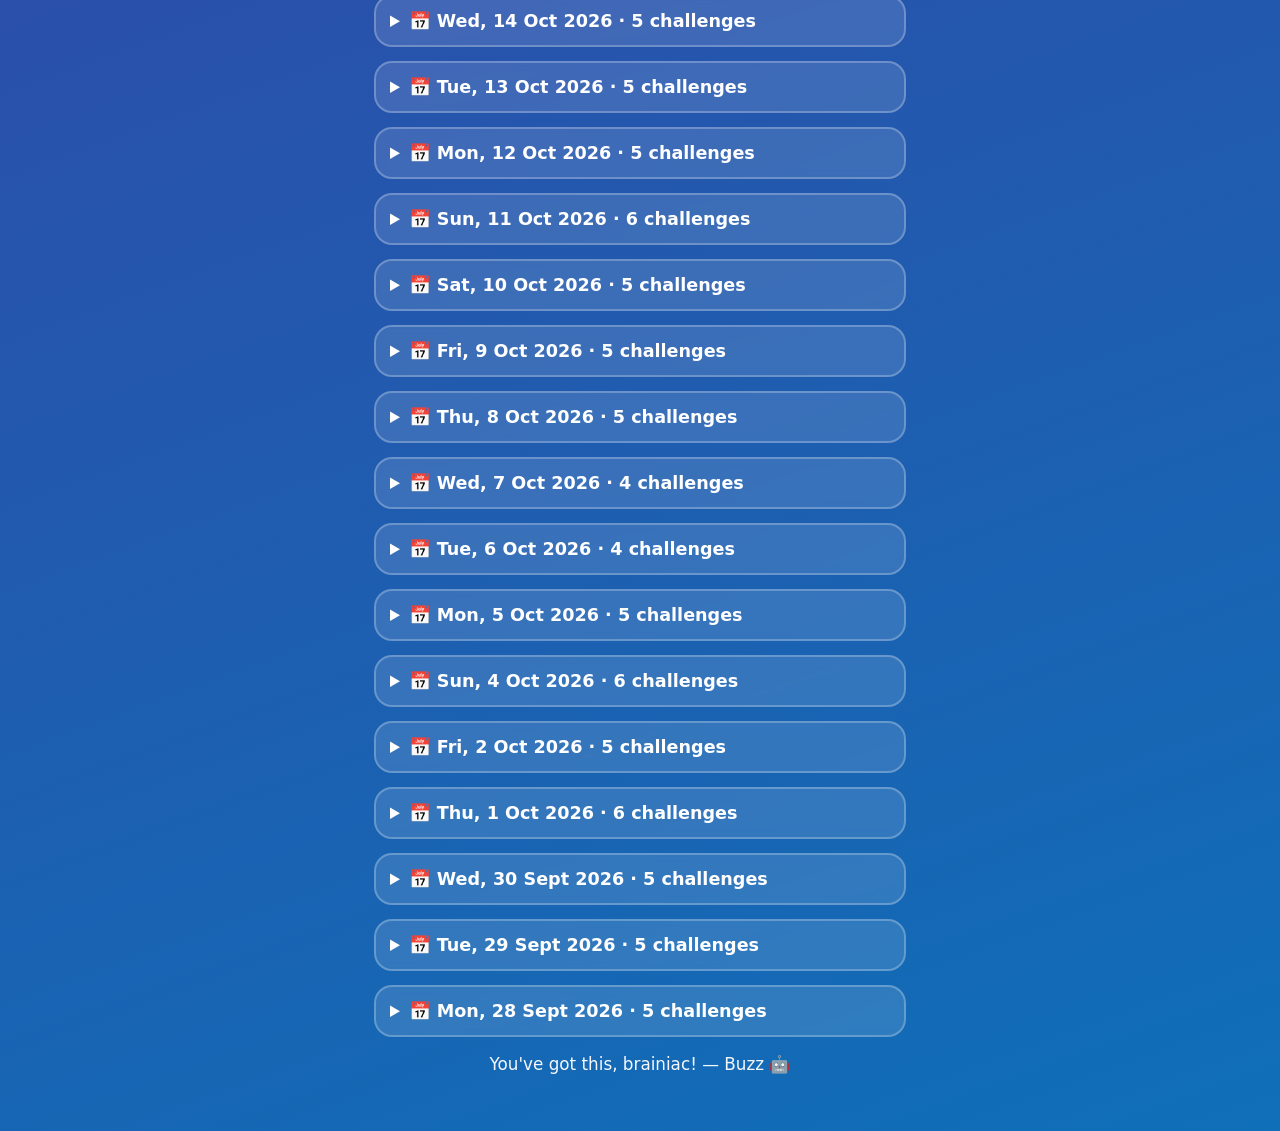
<file: challenges.html>
<!doctype html>
<html lang="en">
<head>
<meta charset="utf-8">
<meta name="viewport" content="width=device-width,initial-scale=1">
<meta name="robots" content="noindex, nofollow">
<title>Daily Challenge</title>
<link rel="stylesheet" href="style.css">
</head>
<body>
<div class="wrap">
  <h1>🧠 Daily Challenge</h1>
  <p class="sub" id="sub">Loading today's challenges…</p>
  <nav><a href="index.html">🏆 Scoreboard</a><a href="tips.html">🎮 Game Tips</a><a class="on" href="challenges.html">🧠 Challenges</a><a href="tables.html">✖️ Times Tables</a><a href="maths.html">🏎️ Maths Garage</a><a href="hebrew.html">🔤 Hebrew Rally</a><a href="jokes.html">😂 Jokes</a><a href="grammar.html">🕵️ Sentence Detective</a></nav>

  <div id="run"></div>
  <div id="sendbox"></div>

  <details class="card howto">
    <summary><b>✍️ How it works</b></summary>
    <p>🏁 <b>Today's run:</b> do the challenges one at a time. Finish one and it folds up into a ✅ with its <b>finish code</b>, and the next one opens by itself.</p>
    <p>⏭️ Stuck? Tap <b>Skip for now</b> and come back to it later. Tap any ✅ row to look at it again.</p>
    <p>✖️ <b>Times tables:</b> look at the picture (groups or rows), count by rows if you need to, and tap the answer.</p>
    <p>🏎️ <b>Maths Garage:</b> pick the right next step each time. 🔤 <b>Hebrew:</b> tap each letter's sound (right to left!). 🕵️ <b>Sentence Detective:</b> what job is the highlighted word doing?</p>
    <p>🤖 At the end, tap <b>Send all codes to Buzz</b>, then <b>pick Chuchu HQ and hit send!</b></p>
    <p>📖 Reading: it's in today's WhatsApp message. Record a <b>voice note</b> in Chuchu HQ reading it aloud.</p>
    <p class="rule">✖️ Times-tables warm-up = <b>+10 pts</b> · 🏎️ Each finished Maths Garage race = <b>+10 pts</b> · 🔤 Each finished Hebrew word = <b>+10 pts</b> · 💬 Hebrew sentence = <b>+15 pts</b> · 🕵️ Each detective case = <b>+5 pts</b> · 🎤 A good reading = <b>+10 pts</b><br>🤖 Buzz adds your points every evening. Your progress is saved on this device, so you can stop and come back.</p>
  </details>
  <div id="game"></div>
  <div id="past"></div>

  <p class="sign">You've got this, brainiac! — Buzz 🤖</p>
</div>
<script src="maths-engine.js"></script>
<script src="hebrew-engine.js"></script>
<script src="grammar-engine.js"></script>
<script src="timestables-engine.js"></script>
<script src="flow-games.js"></script>
<script>
const today = new Intl.DateTimeFormat("en-CA", {timeZone: "Australia/Sydney"}).format(new Date());
const fmt = d => new Date(d + "T00:00:00").toLocaleDateString("en-AU", {weekday:"short", day:"numeric", month:"short", year:"numeric"});
const esc = s => String(s).replace(/[&<>"]/g, c => ({"&":"&amp;","<":"&lt;",">":"&gt;",'"':"&quot;"}[c]));
const icon = { timestables: "✖️", grammar: "🕵️", hebsentence: "💬", hebword: "🔤", stepgame: "🏎️", mult: "✖️", div: "➗", mcq: "🔢", paper: "📝", hebrew: "🔤", reading: "📖" };
// one grid cell per character; A/B = blanks to fill in
const cell = ch => /[A-Z]/.test(ch) ? `<span class="c blank">${ch}</span>` : `<span class="c">${ch === " " ? "&nbsp;" : esc(ch)}</span>`;
const row = (s, w, cls = "") => `<div class="mrow ${cls}">${s.padStart(w, " ").split("").map(cell).join("")}</div>`;

function mult(w) {
  const width = Math.max(w.top.length, w.bottom.length + 1, ...w.partials.map(p => p.length), w.result.length) + 1;
  return `<div class="sum">${row(w.top, width)}${row("×" + w.bottom.padStart(width - 1, " "), width, "line")}` +
    w.partials.map((p, i) => row(p, width, i === w.partials.length - 1 ? "line" : "")).join("") +
    row(w.result, width, "total") + `</div>`;
}
function div(w) {
  const q = w.quotient.map(ch => ch ? cell(ch) : `<span class="c"></span>`).join("");
  const n = w.dividend.split("").map((ch, i) => `<span class="c">${w.carries[i] ? `<sup class="${/[A-Z]/.test(w.carries[i]) ? "blank" : ""}">${esc(w.carries[i])}</sup>` : ""}${esc(ch)}</span>`).join("");
  return `<div class="bus"><div class="brow"><span class="c"></span><span class="q">${q}</span></div>` +
    `<div class="brow"><span class="c dv">${esc(w.divisor)}</span><span class="house">${n}</span></div></div>`;
}
const steps = w => `<ol class="steps">${w.lines.map(l => `<li>${esc(l).replace(/(?<![A-Za-z])([A-Z])(?![A-Za-z])/g, '<b class="bl">$1</b>')}</li>`).join("")}</ol>`;

// ---- answer checking (same normalisation as the python snippet in README.md) ----
// letter choice -> lowercase "b"; number -> digits only (no spaces/commas) "7632"; blanks -> "A=4 B=9" (sorted, uppercase, single spaces)
const norm = a => typeof a === "object"
  ? Object.keys(a).sort().map(k => `${k.toUpperCase()}=${String(a[k]).replace(/\s+/g, "")}`).join(" ")
  : (/^\s*[A-Za-z]\s*$/.test(a) ? a.trim().toLowerCase() : String(a).replace(/[\s,]/g, ""));
async function sha256(t) {
  const buf = await crypto.subtle.digest("SHA-256", new TextEncoder().encode(t));
  return [...new Uint8Array(buf)].map(b => b.toString(16).padStart(2, "0")).join("");
}
const isRight = async (c, a) => (await sha256(`${c.date}|${c.id}|${norm(a)}`)) === c.check;
const blanksOf = c => { // capital letters used as blanks in old mult/div sums
  const w = c.worked || {};
  const txt = [...(w.partials || []), w.result || "", ...(w.quotient || []), ...(w.carries || [])].join("");
  return [...new Set(txt.match(/[A-Z]/g) || [])].sort();
};

// ---- progress saved per day ----
const KEY = d => "buzz-dc-" + d;
const load = d => { try { return JSON.parse(localStorage.getItem(KEY(d))) || {}; } catch (e) { return {}; } };
let SHOW = null, SET = [], ST = {};
const save = () => { try { localStorage.setItem(KEY(SHOW), JSON.stringify(ST)); } catch (e) {} };

const choices = (c, live) => `<div class="choices">` + Object.entries(c.choices).map(([k, v]) => live
  ? `<button type="button" class="choice tap" data-id="${esc(c.id)}" data-k="${esc(k)}"><b>${esc(k)}</b> ${esc(v)}</button>`
  : `<div class="choice"><b>${esc(k)}</b> ${esc(v)}</div>`).join("") + `</div>`;
const inputs = (c, names) => `<div class="blanks" data-id="${esc(c.id)}">` + names.map(n =>
  `<label class="blankin">${n ? `<span class="bl">${esc(n)}</span> =` : ""}<input type="text" inputmode="numeric" pattern="[0-9]*" autocomplete="off" data-n="${esc(n)}" aria-label="${n ? "Blank " + esc(n) : "Your answer"}"></label>`).join("") +
  `<button type="button" class="checkbtn" data-id="${esc(c.id)}">Check ✔</button></div>`;
const fb = c => `<div class="fb" id="fb-${esc(c.id)}" aria-live="polite"></div>`;

// game pages that save their own progress (localStorage key prefix, page name)
const GAMES = { timestables: ["buzz-tables-", "Times Tables"], stepgame: ["buzz-garage-", "Maths Garage"], hebword: ["buzz-hebrew-", "Hebrew Rally"], hebsentence: ["buzz-hebrew-", "Hebrew Rally"], grammar: ["buzz-grammar-", "Sentence Detective"] };
let NOTES = [];
function card(c, live) {
  let body = "";
  const note = NOTES.filter(n => n.date === c.date && n.id === c.id).map(n => `<p class="note">💡 ${esc(n.text)}</p>`).join("");
  const code = s => live ? "" : `<p class="ans">Answer like: <code>${esc(c.id)} ${s}</code></p>`;
  if (c.type === "mult" || c.type === "div") body = (c.type === "mult" ? mult(c.worked) : div(c.worked)) + steps(c.worked) +
    (live ? `<p class="ans">Type the missing numbers:</p>` + inputs(c, blanksOf(c)) + fb(c) : code("A=? B=?"));
  else if (c.type === "mcq") body = (c.from ? `<p class="from">🧩 Part of the big sum <b>${esc(c.from)}</b>${c.step ? ` · ${esc(c.step)}` : ""}</p>` : "") +
    choices(c, live) + (c.tip ? `<p class="tip">🤔 ${esc(c.tip)}</p>` : "") + (live ? fb(c) : code("a"));
  else if (c.type === "paper") body = `<p class="optional">⭐ OPTIONAL — only if you feel like grabbing pen and paper!</p>` +
    (c.sum ? `<div class="bigsum">${esc(c.sum)}</div>` : "") +
    (live ? `<p class="ans">Type the full answer = <b>+${c.points} bonus</b></p>` + inputs(c, [""]) + fb(c) : code("1234"));
  else if (c.type === "hebrew") body = `<div class="heb" lang="he" dir="rtl">${esc(c.letter)}</div>` + choices(c, live) + (live ? fb(c) : code("a"));
  else if (c.type === "stepgame") body = (c.sum ? `<div class="bigsum">${esc(c.sum)}</div>` : "") +
    (live ? `<a class="play" href="maths.html#${esc(c.id)}">🏎️ Solve it in the Maths Garage</a>` + fb(c)
      : `<p class="ans">Solved step by step in the <a class="mg-link" href="maths.html">🏎️ Maths Garage</a> (finish code like <code>${esc(c.id)} GT47</code>)</p>`);
  else if (c.type === "hebword") body = `<div class="bigheb" lang="he" dir="rtl">${esc(c.word)}</div>` +
    (live ? `<a class="play" href="hebrew.html#${esc(c.id)}">🔤 Sound it out in the Hebrew Rally</a>` + fb(c)
      : `<p class="ans">Sounded out in the <a class="mg-link" href="hebrew.html">🔤 Hebrew Word Rally</a> (finish code like <code>${esc(c.id)} GT47</code>)</p>`);
  else if (c.type === "hebsentence") body = `<div class="bigheb" lang="he" dir="rtl" style="font-size:2.4rem">${esc(c.sentence)}</div>` +
    (live ? `<a class="play" href="hebrew.html#${esc(c.id)}">💬 Read it in the Hebrew Rally</a>` + fb(c)
      : `<p class="ans">Read word by word in the <a class="mg-link" href="hebrew.html">🔤 Hebrew Word Rally</a> (finish code like <code>${esc(c.id)} GT47</code>)</p>`);
  else if (c.type === "grammar") { const q = window.GrammarEngine && GrammarEngine.BY[c.qid], P = q && GrammarEngine.parse(q.s);
    body = (P ? `<div class="gd-sent">${esc(P.before)}<span class="gd-hl">${esc(P.target)}</span>${esc(P.after)}</div>` : "") +
    (live ? `<a class="play" href="grammar.html#${esc(c.id)}">🕵️ Solve it in Sentence Detective</a>` + fb(c)
      : `<p class="ans">Solved in <a class="mg-link" href="grammar.html">🕵️ Sentence Detective</a> (finish code like <code>${esc(c.id)} GT47</code>)</p>`); }
  else if (c.type === "timestables") body = `<p class="ans">${c.tables ? `Warm-up on the <b>${esc(TablesEngine.label(c.tables))}</b> ` : ""}in the <a class="mg-link" href="tables.html">✖️ Times Tables</a> page (finish code like <code>${esc(c.id)} GT47</code>)</p>`;
  else if (c.type === "reading") body = `<p class="readnote">🎤 Read this in the WhatsApp message and send a <b>voice note</b> in Chuchu HQ = <b>+${c.points} pts</b></p><p class="read">${esc(c.text)}</p>`;
  return `<div class="card chal ${c.type}" id="card-${esc(c.id)}"><h2>${icon[c.type] || "🧠"} <span class="id">${esc(c.id)}</span> ${esc(c.title || "")}<span class="ptag">+${c.points}${c.optional ? " bonus" : ""}</span></h2>` +
    note + `<p class="prompt">${esc(c.prompt)}</p>${body}</div>`;
}

// ---- celebration ----
function confetti(el) {
  const r = el.getBoundingClientRect(), E = ["🎉", "⭐", "🏀", "✨", "🚀", "💥", "🔥"];
  for (let i = 0; i < 16; i++) {
    const s = document.createElement("span");
    s.className = "boom"; s.textContent = E[i % E.length];
    s.style.left = (r.left + r.width / 2) + "px"; s.style.top = (r.top + r.height / 2) + "px";
    const a = Math.random() * Math.PI * 2, d = 60 + Math.random() * 90;
    s.style.setProperty("--dx", Math.cos(a) * d + "px"); s.style.setProperty("--dy", (Math.sin(a) * d - 40) + "px");
    document.body.appendChild(s); setTimeout(() => s.remove(), 1100);
  }
}
const CHEERS = ["✅ Yes! Nailed it!", "✅ Correct! Brainiac!", "✅ Swish! That's right!", "✅ Boom! Spot on!"];
function showState(c) {
  const s = ST[c.id], box = document.getElementById("fb-" + c.id), el = document.getElementById("card-" + c.id);
  if (!box || !s) return;
  el.classList.toggle("done", !!s.ok);
  if (c.type === "mcq" || c.type === "hebrew") el.querySelectorAll(".tap").forEach(b => {
    b.classList.toggle("right", !!s.ok && b.dataset.k === s.ans);
    b.disabled = !!s.ok;
  });
  else if (s.ok) el.querySelectorAll(".blanks input").forEach(i => { i.value = s.vals ? s.vals[i.dataset.n] : s.ans; i.disabled = true; });
  if (GAMES[c.type]) { box.innerHTML = s.ok ? `<span class="yes">✅ Finished! Code <code>${esc(c.id)} ${esc(s.ans)}</code></span>` : (s.step ? `<span class="saved">⏱️ Started, keep going in the ${GAMES[c.type][1]}!</span>` : ""); renderSend(); return; }
  if (s.ok === true) box.innerHTML = `<span class="yes">${s.first ? "✅ Got it first try! 🌟" : "✅ Got it!"}</span>`;
  else if (s.ok === null) box.innerHTML = `<span class="saved">📝 Saved! Buzz will check this one tonight.</span>`;
  renderSend();
}
async function answer(c, ans, el, vals) {
  const s = ST[c.id] || (ST[c.id] = { tries: 0 });
  if (s.ok) return;
  s.tries++; s.ans = ans; if (vals) s.vals = vals;
  const box = document.getElementById("fb-" + c.id);
  if (!c.check) { s.ok = null; save(); showState(c); legacyDone(c); return; }
  const ok = await isRight(c, vals || ans);
  if (s.first === undefined) s.first = ok;
  if (ok) {
    s.ok = true; save(); confetti(el);
    box.innerHTML = `<span class="yes pop">${CHEERS[Math.floor(Math.random() * CHEERS.length)]}</span>`;
    setTimeout(() => { showState(c); legacyDone(c); }, 1400); renderSend();
  } else {
    s.ok = false; save();
    el.classList.remove("shake"); void el.offsetWidth; el.classList.add("shake");
    if (el.classList.contains("tap")) el.classList.add("wrong");
    box.innerHTML = `<span class="no">🤔 Not quite, try again!</span>`;
    renderSend();
  }
}

// =====================================================================================
// 🏁 TODAY'S RUN (27 Oct 2026): every challenge of the day plays inline, one at a time.
// Order: ✖️ times tables (tt) → 🏎️ Maths Garage (mg) → 🔤 Hebrew word(s) (hb) → 💬 Hebrew sentence (hs) → 🕵️ grammar (gr),
// then any older-style tap/type questions. Reading is NOT on the page (it's in the WhatsApp message as a voice note).
// Each step saves into the same localStorage keys as its standalone page (see flow-games.js), so codes and resume match.
// Flow-only state (which steps were skipped, which one is open) lives in "buzz-flow-<date>".
// =====================================================================================
const RANK = { timestables: 0, stepgame: 1, hebword: 2, hebsentence: 3, grammar: 4, mcq: 5, hebrew: 5, mult: 5, div: 5, paper: 6 };
const LEGACY = ["mcq", "hebrew", "mult", "div", "paper"];
let STEPS = [], FL = { skipped: [], open: null }, CUR = null, ADV = null;
const FKEY = () => "buzz-flow-" + SHOW;
const saveFlow = () => { try { localStorage.setItem(FKEY(), JSON.stringify({ skipped: FL.skipped, open: FL.open })); } catch (e) {} };
const idNum = id => Number((id.match(/\d+/) || [0])[0]);
function stepDone(c) {
  if (FlowGames.supports(c.type)) { const p = FlowGames.progress(c); return !!(p && p.done); }
  const s = ST[c.id]; return !!(s && (s.ok || (s.ok === null && s.ans !== undefined)));
}
function stepCode(c) {
  if (FlowGames.supports(c.type)) { const p = FlowGames.progress(c); return p && p.done ? p.code : ""; }
  const s = ST[c.id]; return s && s.ans !== undefined ? (s.vals ? norm(s.vals) : s.ans) : "";
}
const NAMES = { timestables: "Times-tables warm-up", stepgame: "Maths Garage race", hebword: "Hebrew word", hebsentence: "Hebrew sentence", grammar: "Sentence Detective" };
function stepWhat(c) { // short HTML description for the collapsed row
  if (c.type === "timestables") return esc(TablesEngine.label(c.tables || []));
  if (c.type === "stepgame") return esc(c.sum || `${c.a} ${c.mode === "div" ? "÷" : "×"} ${c.b}`);
  if (c.type === "hebword") return `<span lang="he" dir="rtl">${esc(c.word)}</span>`;
  if (c.type === "hebsentence") return `<span lang="he" dir="rtl">${esc(c.sentence)}</span>`;
  if (c.type === "grammar") { const q = GrammarEngine.BY[c.qid]; return q ? `"${esc(GrammarEngine.parse(q.s).target)}"` : ""; }
  return esc(c.title || c.prompt || "");
}
const what = stepWhat;
function nextOpen(fromId) { // the next unfinished, not-skipped step after fromId; else any unfinished one (skipped ones come back)
  const i = STEPS.findIndex(c => c.id === fromId), after = STEPS.slice(i + 1).concat(STEPS.slice(0, Math.max(0, i)));
  return (after.find(c => !stepDone(c) && !FL.skipped.includes(c.id)) || after.find(c => !stepDone(c)) || null);
}
function renderRun(scrollTo) {
  const box = document.getElementById("run");
  if (!STEPS.length) { box.innerHTML = ""; CUR = null; return; }
  const n = STEPS.filter(stepDone).length, pct = Math.round(100 * n / STEPS.length);
  let h = `<div class="card fl-run"><h2>🏁 Today's run <small>(${STEPS.length} challenges)</small></h2>` +
    `<div class="fl-prog"><div class="bar"><div class="fill" style="width:${pct}%"></div></div><p class="fl-count" id="flcount"><b>${n} of ${STEPS.length}</b> done${n === STEPS.length ? " 🎉" : ""}</p></div></div>`;
  STEPS.forEach((c, i) => {
    const done = stepDone(c), open = FL.open === c.id, sk = !done && FL.skipped.includes(c.id);
    const p = FlowGames.supports(c.type) ? FlowGames.progress(c) : null, started = !done && p && p.step;
    const st = done ? `<span class="fl-code">✅ <code>${esc(c.id)} ${esc(stepCode(c))}</code></span>` : sk ? `<span class="fl-tag sk">⏭️ skipped</span>` : open ? `<span class="fl-tag now">▶ now</span>` : started ? `<span class="fl-tag">⏱️ started</span>` : `<span class="fl-tag up">${i + 1}</span>`;
    h += `<section class="fl-step${done ? " done" : ""}${open ? " open" : ""}${sk ? " skipped" : ""}" id="step-${esc(c.id)}" data-id="${esc(c.id)}">` +
      `<button type="button" class="fl-head" data-step="${esc(c.id)}" aria-expanded="${open}"><span class="fl-ic">${icon[c.type] || "🧠"}</span>` +
      `<span class="fl-t"><b>${esc(NAMES[c.type] || c.title || c.id)}${c.optional ? ` <small class="fl-bonus">bonus</small>` : ""}</b><small>${what(c)} · +${c.points}</small></span>${st}</button>` +
      (open ? `<div class="fl-body" id="body-${esc(c.id)}"></div><div class="fl-foot">${done ? `<button type="button" class="fl-btn" data-next="${esc(c.id)}">Next ▶</button>` : `<button type="button" class="fl-btn ghost" data-skip="${esc(c.id)}">⏭️ Skip for now</button>`}</div>` : "") + `</section>`;
  });
  box.innerHTML = h;
  CUR = null;
  const c = STEPS.find(x => x.id === FL.open);
  if (c) {
    const host = document.getElementById("body-" + c.id);
    if (FlowGames.supports(c.type)) CUR = FlowGames.make(c, host, { onDone: () => stepFinished(c), onChange: () => updateCount() });
    else { host.innerHTML = card(c, true); showState(c); CUR = { done: () => stepDone(c), legacy: true }; }
  }
  window.FLOW = { steps: STEPS, open: FL.open, cur: CUR, message, skipped: FL.skipped };
  renderSend();
  if (scrollTo) { const el = document.getElementById("step-" + scrollTo) || document.getElementById("sendbox"); if (el) el.scrollIntoView({ behavior: "smooth", block: "start" }); }
}
function updateCount() { const n = STEPS.filter(stepDone).length, el = document.getElementById("flcount"); if (el) el.innerHTML = `<b>${n} of ${STEPS.length}</b> done${n === STEPS.length ? " 🎉" : ""}`; }
function stepFinished(c) { // a step was just completed: show its finish screen for a moment, then fold it up and open the next one
  FL.skipped = FL.skipped.filter(x => x !== c.id); saveFlow();
  const sec = document.getElementById("step-" + c.id);
  if (sec) { const tag = sec.querySelector(".fl-head .fl-tag, .fl-head .fl-code"); if (tag) tag.outerHTML = `<span class="fl-code">✅ <code>${esc(c.id)} ${esc(stepCode(c))}</code></span>`; sec.classList.add("done"); }
  updateCount(); renderSend();
  const foot = sec && sec.querySelector(".fl-foot"); const nx = nextOpen(c.id);
  if (foot) foot.innerHTML = `<button type="button" class="fl-btn" data-next="${esc(c.id)}">${nx ? "Next challenge ▶" : "See my codes ▶"}</button><span class="fl-auto">Moving on in a sec…</span>`;
  clearTimeout(ADV); ADV = setTimeout(() => goNext(c.id), 2600);
}
function goNext(fromId) {
  clearTimeout(ADV); ADV = null;
  const nx = nextOpen(fromId);
  FL.open = nx ? nx.id : null; saveFlow();
  renderRun(nx ? nx.id : "send");
  if (!nx) { const sb = document.getElementById("sendbox"); confetti(sb.querySelector(".sendbtn") || sb); }
}
function legacyDone(c) { if (FL.open === c.id && stepDone(c)) stepFinished(c); }
document.addEventListener("click", e => {
  const h = e.target.closest("[data-step]");
  if (h) { clearTimeout(ADV); ADV = null; const id = h.dataset.step; FL.open = FL.open === id ? null : id; saveFlow(); renderRun(FL.open); return; }
  const go = e.target.closest("[data-goto]");
  if (go) { e.preventDefault(); clearTimeout(ADV); ADV = null; FL.open = go.dataset.goto; saveFlow(); renderRun(FL.open); return; }
  const sk = e.target.closest("[data-skip]");
  if (sk) { const id = sk.dataset.skip; if (!FL.skipped.includes(id)) FL.skipped.push(id); const nx = nextOpen(id); FL.open = nx && nx.id !== id ? nx.id : null; saveFlow(); renderRun(FL.open || "send"); return; }
  const nb = e.target.closest("[data-next]");
  if (nb) { goNext(nb.dataset.next); return; }
});

// ---- Send all to Buzz: ONE WhatsApp message with every code, in the same "id CODE" format the reply checks verify ----
function message() {
  const parts = [], checked = STEPS.filter(c => c.check && ST[c.id] && ST[c.id].first !== undefined);
  STEPS.forEach(c => { const code = stepDone(c) || LEGACY.includes(c.type) ? stepCode(c) : ""; if (code) parts.push(`${c.id} ${code}`); });
  if (!parts.length) return "";
  return parts.join(", ") + (checked.length ? ` (first try: ${checked.filter(c => ST[c.id].first).length}/${checked.length})` : "");
}
function renderSend() {
  const box = document.getElementById("sendbox");
  if (!STEPS.length) { box.innerHTML = ""; return; }
  const m = message(), done = STEPS.filter(stepDone).length, need = STEPS.filter(c => !c.optional), all = need.every(stepDone);
  const left = STEPS.filter(c => !stepDone(c));
  const reading = SET.find(c => c.type === "reading");
  box.innerHTML = `<div class="card sendcard${all ? " ready" : ""}" id="send-card"><h2>${all ? "🎉 All done! Send all your codes to Buzz" : "🤖 Send all your codes to Buzz"}</h2>` +
    `<p class="rule">${done} of ${STEPS.length} finished${STEPS.some(c => c.optional) ? " (bonus ones are optional)" : ""}${left.length ? ` · still to do: ${left.map(c => `<a href="#step-${esc(c.id)}" data-goto="${esc(c.id)}" class="mg-link">${esc(c.id)}</a>`).join(", ")}` : ""}</p>` +
    (m ? `<p class="preview"><code id="msg">${esc(m)}</code></p>` +
      `<a class="sendbtn" id="send" href="https://wa.me/?text=${encodeURIComponent(m)}" target="_blank" rel="noopener">${all ? "Send all codes to Buzz 🤖" : "Send my codes so far 🤖"}</a>` +
      `<p class="pick">👉 Pick <b>Chuchu HQ</b> and hit send!</p>`
      : `<p>Finish a challenge above to get your first code! 👆</p>`) +
    `<p class="rule">🎤 Don't forget: record a <b>voice note</b> of today's reading (it's in the WhatsApp message)${reading ? ` = +${reading.points} pts` : ""}!</p></div>`;
}

const qd = new URLSearchParams(location.search).get("date");
fetch("challenges.json?v=" + Date.now()).then(r => r.json()).then(d => {
  const all = d.challenges || [];
  NOTES = d.notes || [];
  const dates = [...new Set(all.map(c => c.date))].filter(x => x <= today).sort().reverse();
  // a day only "goes live" once the afternoon set is there: a day that so far only has a pre-seeded tt warm-up
  // (tools/timestables.py can seed ahead) keeps showing the previous set, whose codes still count today.
  const live = x => all.some(c => c.date === x && c.type !== "timestables");
  const showDate = qd && all.some(c => c.date === qd) ? qd : (dates.find(live) || dates[0]);
  const todays = all.filter(c => c.date === showDate);
  SHOW = showDate; SET = todays; ST = showDate ? load(showDate) : {};
  STEPS = todays.filter(c => c.type !== "reading" && (FlowGames.supports(c.type) || LEGACY.includes(c.type)) && (c.type !== "grammar" || GrammarEngine.BY[c.qid]))
    .map((c, i) => [c, i]).sort((x, y) => (RANK[x[0].type] - RANK[y[0].type]) || (idNum(x[0].id) - idNum(y[0].id)) || (x[1] - y[1])).map(x => x[0]);
  try { const f = JSON.parse(localStorage.getItem(FKEY())) || {}; FL = { skipped: Array.isArray(f.skipped) ? f.skipped : [], open: f.open || null }; } catch (e) {}
  // resume: reopen the step he was on; if that's finished, the next unfinished one
  if (!STEPS.some(c => c.id === FL.open) || stepDone(STEPS.find(c => c.id === FL.open))) { const first = STEPS.find(c => !stepDone(c) && !FL.skipped.includes(c.id)) || STEPS.find(c => !stepDone(c)); FL.open = first ? first.id : null; }
  const total = todays.filter(c => !c.optional).reduce((s, c) => s + (c.points || 0), 0);
  const bonus = todays.filter(c => c.optional).reduce((s, c) => s + (c.points || 0), 0);
  document.getElementById("sub").innerHTML = showDate > today ? `👀 Sneak peek: ${fmt(showDate)}`
    : showDate === today ? `🆕 ${fmt(today)} · ${STEPS.length} challenges · up to <b>+${total} pts</b>${bonus ? ` (+${bonus} bonus)` : ""}!`
    : (showDate ? `Latest set: ${fmt(showDate)} · a fresh set lands this afternoon! ⏰` : "No challenges yet — check back soon!");
  const g = (d.games || []).filter(x => x.date <= today && x.game && /^https:\/\//.test(x.game.url)).sort((a, b) => a.date < b.date ? -1 : 1).pop();
  if (g) document.getElementById("game").innerHTML = `<div class="card gamebox"><h2>🎮 Maths game of the day${g.date === today ? "" : ` <small>(${fmt(g.date)})</small>`}</h2>` +
    `<p class="gname">${esc(g.game.name)}</p>${g.game.why ? `<p>${esc(g.game.why)}</p>` : ""}` +
    `<a class="play" href="${esc(g.game.url)}" target="_blank" rel="noopener noreferrer">▶ Play now</a>` +
    `<p class="rule">Free, no sign-up needed.${g.game.ads ? " This site shows ads: don't tap them, just play the game! 🙂" : ""} Tell Buzz your best score in Chuchu HQ!</p></div>`;
  renderRun(null);
  document.getElementById("past").innerHTML = dates.filter(x => x !== showDate).map(x =>
    `<details class="card past"><summary>📅 ${fmt(x)} · ${all.filter(c => c.date === x).length} challenges</summary>` +
    all.filter(c => c.date === x).map(c => card(c, false)).join("") + `</details>`).join("");
}).catch(e => { console.error(e); document.getElementById("sub").textContent = "Oops, Buzz couldn't load the challenges. Try again soon!"; });
</script>

</body>
</html>
</file>
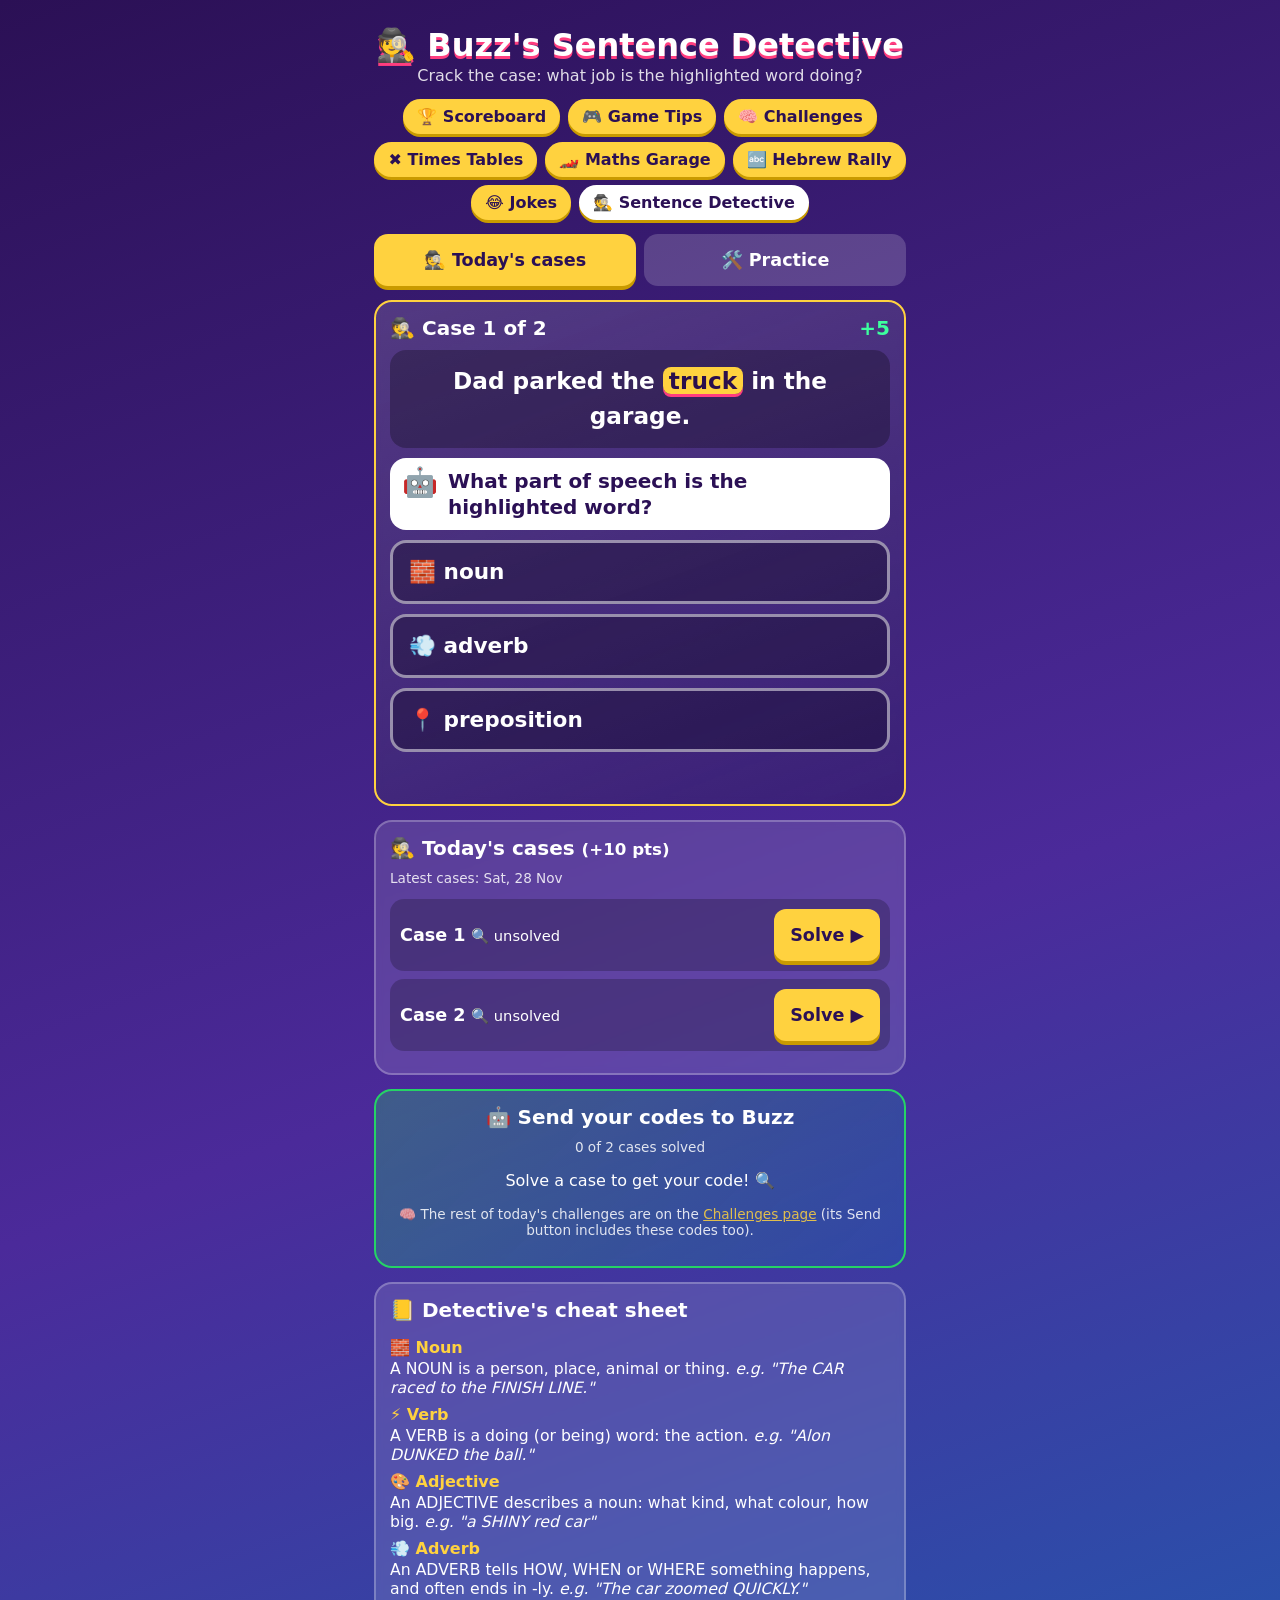
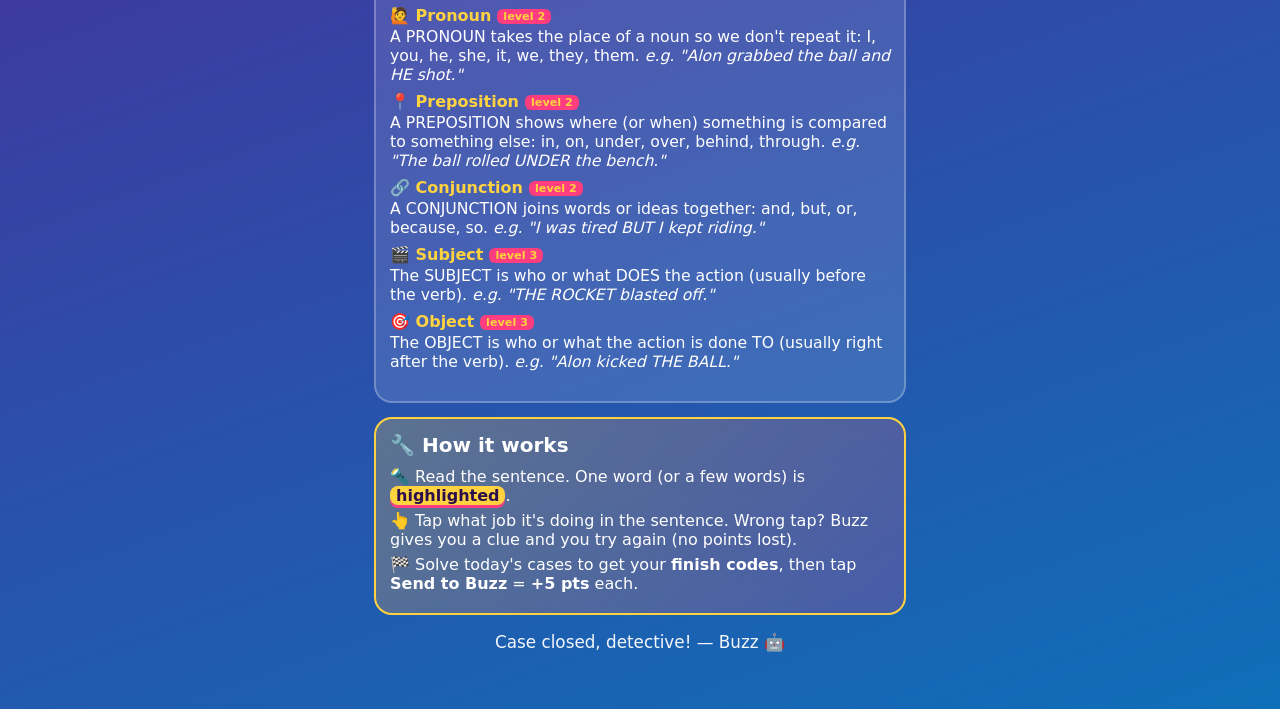
<file: grammar.html>
<!doctype html>
<html lang="en">
<head>
<meta charset="utf-8">
<meta name="viewport" content="width=device-width,initial-scale=1">
<meta name="robots" content="noindex, nofollow">
<title>Buzz's Sentence Detective</title>
<link rel="stylesheet" href="style.css">
</head>
<body>
<div class="wrap">
  <h1>🕵️ Buzz's Sentence Detective</h1>
  <p class="sub" id="sub">Crack the case: what job is the highlighted word doing?</p>
  <nav><a href="index.html">🏆 Scoreboard</a><a href="tips.html">🎮 Game Tips</a><a href="challenges.html">🧠 Challenges</a><a href="tables.html">✖️ Times Tables</a><a href="maths.html">🏎️ Maths Garage</a><a href="hebrew.html">🔤 Hebrew Rally</a><a href="jokes.html">😂 Jokes</a><a class="on" href="grammar.html">🕵️ Sentence Detective</a></nav>

  <div class="mg-tabs" role="tablist">
    <button type="button" class="on" data-tab="daily">🕵️ Today's cases</button>
    <button type="button" data-tab="practice">🛠️ Practice</button>
  </div>

  <div id="play"></div>
  <section id="daily"><p class="sub">Loading today's cases…</p></section>
  <section id="practice" hidden></section>

  <div class="card">
    <h2>📒 Detective's cheat sheet</h2>
    <dl class="gd-cheat" id="cheat"></dl>
  </div>

  <div class="card howto">
    <h2>🔧 How it works</h2>
    <p>🔦 Read the sentence. One word (or a few words) is <span class="gd-hl">highlighted</span>.</p>
    <p>👆 Tap what job it's doing in the sentence. Wrong tap? Buzz gives you a clue and you try again (no points lost).</p>
    <p>🏁 Solve today's cases to get your <b>finish codes</b>, then tap <b>Send to Buzz</b> = <b>+5 pts</b> each.</p>
  </div>

  <p class="sign">Case closed, detective! — Buzz 🤖</p>
</div>
<script src="grammar-engine.js"></script>
<script>
const G = window.GrammarEngine;
const today = new Intl.DateTimeFormat("en-CA", {timeZone: "Australia/Sydney"}).format(new Date());
const fmtD = d => new Date(d + "T00:00:00").toLocaleDateString("en-AU", {weekday: "short", day: "numeric", month: "short"});
const esc = s => String(s).replace(/[&<>"]/g, c => ({"&": "&amp;", "<": "&lt;", ">": "&gt;", '"': "&quot;"}[c]));
const $ = id => document.getElementById(id);
async function sha256(t) { const buf = await crypto.subtle.digest("SHA-256", new TextEncoder().encode(t)); return [...new Uint8Array(buf)].map(b => b.toString(16).padStart(2, "0")).join(""); }
const getLS = k => { try { return JSON.parse(localStorage.getItem(k)) || {}; } catch (e) { return {}; } };
const setLS = (k, v) => { try { localStorage.setItem(k, JSON.stringify(v)); } catch (e) {} };
function confetti(el, n) {
  const r = el.getBoundingClientRect(), EM = ["🎉", "⭐", "✨", "🔍", "💥", "🕵️", "🏆", "🚀"];
  for (let i = 0; i < (n || 12); i++) {
    const s = document.createElement("span"); s.className = "boom"; s.textContent = EM[i % EM.length];
    s.style.left = (r.left + r.width / 2) + "px"; s.style.top = (r.top + r.height / 2) + "px";
    const a = Math.random() * Math.PI * 2, d = 50 + Math.random() * (n > 12 ? 160 : 80);
    s.style.setProperty("--dx", Math.cos(a) * d + "px"); s.style.setProperty("--dy", (Math.sin(a) * d - 40) + "px");
    document.body.appendChild(s); setTimeout(() => s.remove(), 1100);
  }
}
const CHEERS = ["✅ Case cracked!", "✅ Nailed it!", "✅ Sharp eyes!", "✅ Boom!", "✅ Super sleuth!"];
const ORDER = ["noun", "verb", "adjective", "adverb", "pronoun", "preposition", "conjunction", "subject", "object"];
const LEVELS = { 1: "Level 1: noun · verb · adjective · adverb", 2: "Level 2: + pronoun · preposition · conjunction", 3: "Level 3: + subject · object" };
$("cheat").innerHTML = ORDER.map(k => `<dt>${G.DEF[k].e} ${k[0].toUpperCase() + k.slice(1)}${G.TIER[k] > 1 ? `<span class="gd-new">level ${G.TIER[k]}</span>` : ""}</dt><dd>${esc(G.DEF[k].short)} <i>e.g. "${esc(G.DEF[k].ex)}"</i></dd>`).join("");
const defHTML = (k) => `<div class="gd-def">${G.DEF[k].e} ${esc(G.DEF[k].short).replace(k.toUpperCase(), `<b>${k.toUpperCase()}</b>`)}<br><i>e.g. "${esc(G.DEF[k].ex)}"</i></div>`;

// ---------- one question ----------
let P = null; // { q, ctx, wrong:Set, fb, done, mistakes }
function play(q, ctx, scroll) { P = { q, ctx, wrong: new Set(), fb: "", done: false, mistakes: 0 }; render(); if (scroll) $("play").scrollIntoView({behavior: "smooth", block: "start"}); }
function render() {
  const q = P.q, daily = P.ctx.type === "daily";
  let h = `<div class="card mg-play${P.done ? " mg-done" : ""}"><h2>${daily ? `🕵️ ${esc(P.ctx.label)}<span class="ptag">+${P.ctx.c.points}</span>` : `🛠️ Practice <small>(${esc(LEVELS[PLEVEL].split(":")[0])})</small>`}</h2>` +
    `<div class="gd-sent">${esc(q.before)}<span class="gd-hl">${esc(q.target)}</span>${esc(q.after)}</div>` +
    `<div class="mg-ask"><span class="mg-bot">🤖</span><p>${esc(q.ask)}</p></div>`;
  if (!P.done) h += `<div class="mg-opts">` + q.opts.map((o, i) => `<button type="button" class="mg-opt hw-opt${P.wrong.has(i) ? " wrong" : ""}" data-i="${i}"${P.wrong.has(i) ? " disabled" : ""}>${esc(o.label)}</button>`).join("") + `</div>`;
  h += `<div class="mg-fb" aria-live="polite">${P.fb}</div><div id="gdfin"></div></div>`;
  $("play").innerHTML = h;
  if (P.done) finish();
}
async function finish() {
  const q = P.q, box = $("gdfin");
  let h = `<div class="mg-finish"><div class="mg-result">"${esc(q.target)}" = <b>${esc(q.a)}</b> ${G.DEF[q.a].e}</div><p class="hw-fact">🔍 ${esc(q.why)}</p>${defHTML(q.a)}`;
  if (P.ctx.type === "daily") {
    const c = P.ctx.c, key = "buzz-grammar-" + c.date, st = getLS(key);
    let code = st[c.id] && st[c.id].code;
    if (!code) { code = G.codeFromHex(await sha256(`${c.key}|${q.answer}`)); st[c.id] = { done: true, code, mistakes: P.mistakes }; setLS(key, st); }
    h += `<p>Your finish code:</p><div class="mg-code">${esc(c.id)} ${esc(code)}</div>`;
    const next = DAILY.find(x => !(st[x.id] && st[x.id].done));
    h += next ? `<p style="margin-top:14px"><button type="button" class="checkbtn" data-case="${esc(next.id)}">Next case ▶</button></p>` : `<p class="rule">🎉 All of today's cases solved! Send your codes to Buzz 👇</p>`;
  } else {
    const ps = getLS("buzz-grammar-practice"); ps.solved = (ps.solved || 0) + 1; if (!P.mistakes) ps.first = (ps.first || 0) + 1; setLS("buzz-grammar-practice", ps);
    h += `<p class="rule">Practice cases solved: <b>${ps.solved}</b> (first try: ${ps.first || 0}) 🏆 just for fun</p><button type="button" class="checkbtn" id="againG">Next case 🎲</button>`;
  }
  box.innerHTML = h + `</div>`;
  confetti(box, 24);
  if (P.ctx.type === "daily") renderDaily(); else renderPractice();
}
document.addEventListener("click", e => {
  const b = e.target.closest(".mg-opt");
  if (b && P && !P.done) {
    const o = P.q.opts[Number(b.dataset.i)];
    if (o.ok) { confetti(b, 10); P.done = true; P.fb = `<span class="yes pop">${CHEERS[Math.floor(Math.random() * CHEERS.length)]}</span>`; render(); }
    else {
      P.mistakes++; P.wrong.add(Number(b.dataset.i));
      P.fb = `<span class="no">🤔 Not quite.</span> ${esc(o.hint.replace(/^Not quite! /, ""))}`;
      render(); const card = document.querySelector(".mg-play"); card.classList.remove("shake"); void card.offsetWidth; card.classList.add("shake");
    }
    return;
  }
  const t = e.target.closest(".mg-tabs button"); if (t) { setTab(t.dataset.tab); return; }
  const c = e.target.closest("[data-case]"); if (c) { const x = DAILY.find(y => y.id === c.dataset.case); if (x) openDaily(x, true); return; }
  if (e.target.closest("#againG") || e.target.closest("#newg")) { randomPractice(true); return; }
  const lv = e.target.closest("[data-level]"); if (lv) { PLEVEL = Number(lv.dataset.level); setLS("buzz-grammar-level", { l: PLEVEL }); renderPractice(); randomPractice(true); return; }
});
function setTab(t) {
  document.querySelectorAll(".mg-tabs button").forEach(b => b.classList.toggle("on", b.dataset.tab === t));
  $("daily").hidden = t !== "daily"; $("practice").hidden = t !== "practice"; $("play").innerHTML = ""; P = null;
  if (t === "practice") { renderPractice(); randomPractice(false); } else { renderDaily(); autoOpen(); }
}
// ---------- daily cases (challenges.json type "grammar") ----------
let DAILY = [], DDATE = null, PEEK = false;
function openDaily(c, scroll) {
  const n = DAILY.indexOf(c) + 1;
  play(G.buildQuestion(c.qid, Math.random, c.level || 1), { type: "daily", c, label: `Case ${n} of ${DAILY.length}` }, scroll);
}
function renderDaily() {
  const el = $("daily");
  if (!DAILY.length) { el.innerHTML = `<div class="card"><h2>🕵️ No cases yet</h2><p>Buzz is on the trail. Try <b>Practice</b> for now! 🛠️</p></div>`; return; }
  const st = getLS("buzz-grammar-" + DDATE);
  const rows = DAILY.map((c, i) => { const s = st[c.id] || {}, q = G.BY[c.qid];
    return `<div class="mg-race${s.done ? " done" : ""}"><div class="mg-rl"><b>Case ${i + 1}</b> <small>${s.done ? `✅ ${esc(G.parse(q.s).target)} = ${esc(q.a)} · code <code>${esc(c.id)} ${esc(s.code)}</code>` : "🔍 unsolved"}</small></div>` +
      `<button type="button" class="mg-go" data-case="${esc(c.id)}">${s.done ? "Replay" : "Solve ▶"}</button></div>`; }).join("");
  const m = DAILY.filter(c => st[c.id] && st[c.id].done).map(c => `${c.id} ${st[c.id].code}`).join(", ");
  const done = DAILY.filter(c => st[c.id] && st[c.id].done).length;
  const head = PEEK ? `👀 Sneak peek: these cases go live on ${fmtD(DDATE)}` : (DDATE === today ? `🆕 ${fmtD(today)}` : `Latest cases: ${fmtD(DDATE)}`);
  el.innerHTML = `<div class="card"><h2>🕵️ Today's cases <small>(+${DAILY.reduce((s, c) => s + (c.points || 0), 0)} pts)</small></h2><p class="rule">${head}</p>${rows}</div>` +
    `<div class="card sendcard"><h2>🤖 Send your codes to Buzz</h2><p class="rule">${done} of ${DAILY.length} cases solved</p>` +
    (m ? `<p class="preview"><code>${esc(m)}</code></p><a class="sendbtn" href="https://wa.me/?text=${encodeURIComponent(m)}" target="_blank" rel="noopener">Send to Buzz 🤖</a><p class="pick">👉 Pick <b>Chuchu HQ</b> and hit send!</p>` : `<p>Solve a case to get your code! 🔍</p>`) +
    `<p class="rule">🧠 The rest of today's challenges are on the <a href="challenges.html" class="mg-link">Challenges page</a> (its Send button includes these codes too).</p></div>`;
}
function autoOpen() { const st = getLS("buzz-grammar-" + DDATE), want = location.hash.slice(1);
  const pick = DAILY.find(c => c.id === want) || DAILY.find(c => !(st[c.id] && st[c.id].done)); if (pick) openDaily(pick, !!want); }
// ---------- practice ----------
let PLEVEL = getLS("buzz-grammar-level").l || 1, LAST = [];
function renderPractice() {
  const ps = getLS("buzz-grammar-practice");
  $("practice").innerHTML = `<div class="card"><h2>🛠️ Practice cases</h2><p class="rule">Pick your level (no points, just training):</p>` +
    `<div class="hw-grid" style="grid-template-columns:1fr">${[1, 2, 3].map(l => `<button type="button" class="hs-pick${l === PLEVEL ? " done" : ""}" data-level="${l}"><b>${esc(LEVELS[l])}</b></button>`).join("")}</div>` +
    `<p><button type="button" class="checkbtn" id="newg">Random case 🎲</button></p><p class="rule">Solved so far: <b>${ps.solved || 0}</b> (first try: ${ps.first || 0}) 🏆</p></div>`;
}
function randomPractice(scroll) {
  // mostly the newest level's parts, plus some review
  const pool = G.BANK.filter(q => q.tier <= PLEVEL && !LAST.includes(q.id)), top = pool.filter(q => q.tier === PLEVEL);
  const list = (PLEVEL > 1 && top.length && Math.random() < 0.6) ? top : pool, q = list[Math.floor(Math.random() * list.length)];
  LAST = [q.id, ...LAST].slice(0, 12);
  play(G.buildQuestion(q.id, Math.random, PLEVEL), { type: "practice" }, scroll);
}
// ---------- load ----------
const qd = new URLSearchParams(location.search).get("date");
fetch("challenges.json?v=" + Date.now()).then(r => r.json()).then(d => {
  const all = (d.challenges || []).filter(c => c.type === "grammar" && c.key && G.BY[c.qid]);
  const dates = [...new Set(all.map(c => c.date))].sort(), past = dates.filter(x => x <= today);
  DDATE = qd && dates.includes(qd) ? qd : (past.length ? past[past.length - 1] : dates[0]);
  PEEK = !!DDATE && DDATE > today; DAILY = all.filter(c => c.date === DDATE);
  renderDaily(); autoOpen();
}).catch(e => { console.error(e); $("daily").innerHTML = `<div class="card"><p>Oops, Buzz couldn't load today's cases. Try <b>Practice</b>! 🛠️</p></div>`; });
</script>
</body>
</html>
</file>
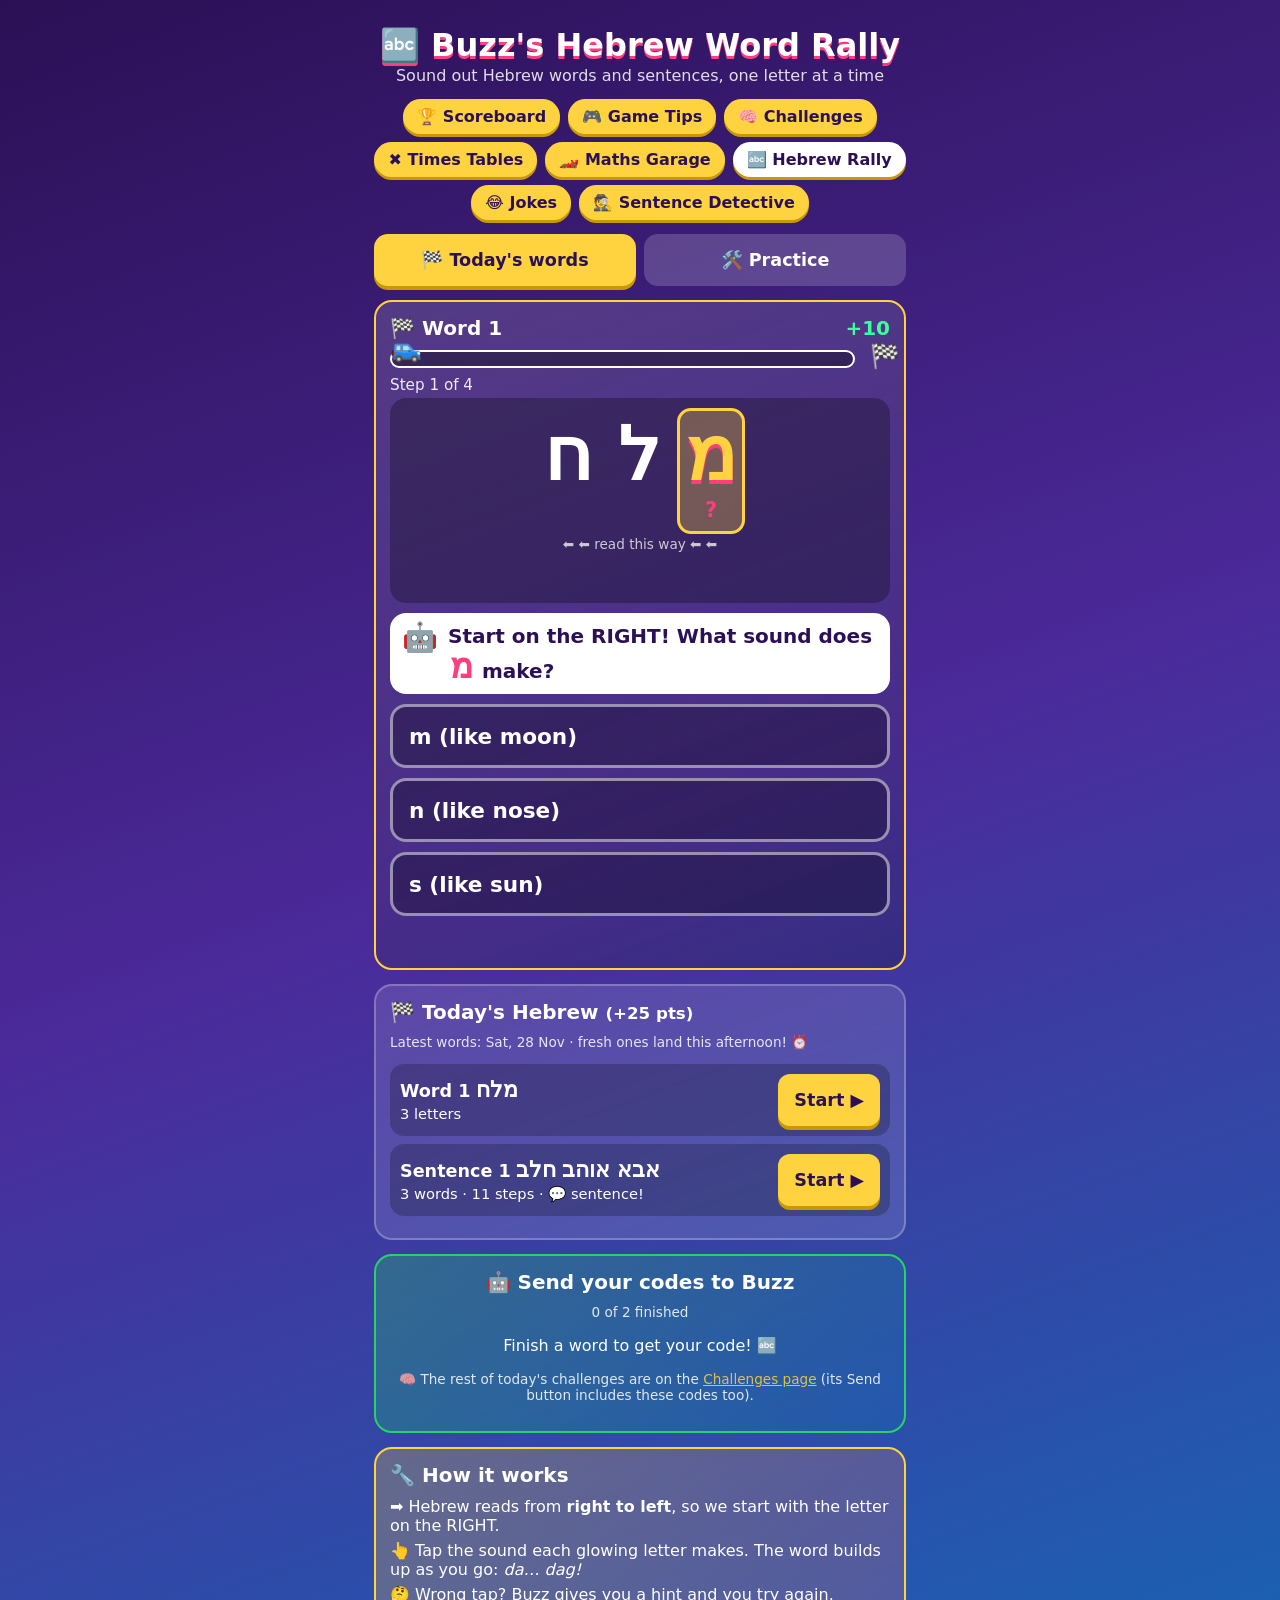
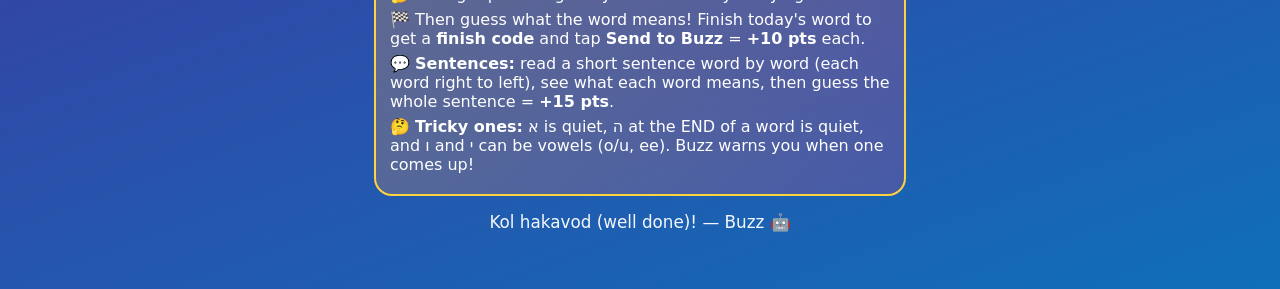
<file: hebrew.html>
<!doctype html>
<html lang="en">
<head>
<meta charset="utf-8">
<meta name="viewport" content="width=device-width,initial-scale=1">
<meta name="robots" content="noindex, nofollow">
<title>Buzz's Hebrew Word Rally</title>
<link rel="stylesheet" href="style.css">
</head>
<body>
<div class="wrap">
  <h1>🔤 Buzz's Hebrew Word Rally</h1>
  <p class="sub" id="sub">Sound out Hebrew words and sentences, one letter at a time</p>
  <nav><a href="index.html">🏆 Scoreboard</a><a href="tips.html">🎮 Game Tips</a><a href="challenges.html">🧠 Challenges</a><a href="tables.html">✖️ Times Tables</a><a href="maths.html">🏎️ Maths Garage</a><a class="on" href="hebrew.html">🔤 Hebrew Rally</a><a href="jokes.html">😂 Jokes</a><a href="grammar.html">🕵️ Sentence Detective</a></nav>

  <div class="mg-tabs" role="tablist">
    <button type="button" class="on" data-tab="daily">🏁 Today's words</button>
    <button type="button" data-tab="practice">🛠️ Practice</button>
  </div>

  <div id="play"></div>
  <section id="daily"><p class="sub">Loading today's Hebrew…</p></section>
  <section id="practice" hidden></section>

  <div class="card howto">
    <h2>🔧 How it works</h2>
    <p>➡️ Hebrew reads from <b>right to left</b>, so we start with the letter on the RIGHT.</p>
    <p>👆 Tap the sound each glowing letter makes. The word builds up as you go: <i>da… dag!</i></p>
    <p>🤔 Wrong tap? Buzz gives you a hint and you try again.</p>
    <p>🏁 Then guess what the word means! Finish today's word to get a <b>finish code</b> and tap <b>Send to Buzz</b> = <b>+10 pts</b> each.</p>
    <p>💬 <b>Sentences:</b> read a short sentence word by word (each word right to left), see what each word means, then guess the whole sentence = <b>+15 pts</b>.</p>
    <p>🤔 <b>Tricky ones:</b> א is quiet, ה at the END of a word is quiet, and ו and י can be vowels (o/u, ee). Buzz warns you when one comes up!</p>
  </div>

  <p class="sign">Kol hakavod (well done)! — Buzz 🤖</p>
</div>
<script src="hebrew-engine.js"></script>
<script>
const H = window.HebrewEngine;
const today = new Intl.DateTimeFormat("en-CA", {timeZone: "Australia/Sydney"}).format(new Date());
const fmtD = d => new Date(d + "T00:00:00").toLocaleDateString("en-AU", {weekday: "short", day: "numeric", month: "short"});
const esc = s => String(s).replace(/[&<>"]/g, c => ({"&": "&amp;", "<": "&lt;", ">": "&gt;", '"': "&quot;"}[c]));
const $ = id => document.getElementById(id);
async function sha256(t) {
  const buf = await crypto.subtle.digest("SHA-256", new TextEncoder().encode(t));
  return [...new Uint8Array(buf)].map(b => b.toString(16).padStart(2, "0")).join("");
}
const getLS = k => { try { return JSON.parse(localStorage.getItem(k)) || {}; } catch (e) { return {}; } };
const setLS = (k, v) => { try { localStorage.setItem(k, JSON.stringify(v)); } catch (e) {} };
function confetti(el, n) {
  const r = el.getBoundingClientRect(), EM = ["🎉", "⭐", "✨", "🏁", "💥", "🔥", "🏆", "🚀"];
  for (let i = 0; i < (n || 12); i++) {
    const s = document.createElement("span"); s.className = "boom"; s.textContent = EM[i % EM.length];
    s.style.left = (r.left + r.width / 2) + "px"; s.style.top = (r.top + r.height / 2) + "px";
    const a = Math.random() * Math.PI * 2, d = 50 + Math.random() * (n > 12 ? 160 : 80);
    s.style.setProperty("--dx", Math.cos(a) * d + "px"); s.style.setProperty("--dy", (Math.sin(a) * d - 40) + "px");
    document.body.appendChild(s); setTimeout(() => s.remove(), 1100);
  }
}
const CHEERS = ["✅ Yes!", "✅ Nailed it!", "✅ Spot on!", "✅ Boom!", "✅ Sababa!"];
const shuffle = a => { a = a.slice(); for (let i = a.length - 1; i > 0; i--) { const j = Math.floor(Math.random() * (i + 1)); [a[i], a[j]] = [a[j], a[i]]; } return a; };

// ---------- playing one word ----------
let P = null; // { prob, ctx, idx, mistakes, order, wrong, fb }
function wordHTML(p, idx) {
  const n = p.parts.length, done = idx >= n;
  const letters = [...p.word].map((ch, i) => {
    const st = i < idx ? " done" : (i === idx ? " cur" : "");
    return `<span class="hw-l${st}${p.newLetter === ch && i >= idx ? " isnew" : ""}"><span class="hw-ch">${esc(ch)}</span><span class="hw-tr">${i < idx ? esc(p.parts[i][1]) : (i === idx ? "?" : "")}</span></span>`;
  }).join("");
  const sofar = p.parts.slice(0, Math.min(idx, n)).map(x => x[1]).join("");
  return `<div class="hw-box"><div class="hw-word" dir="rtl" lang="he">${letters}</div>` +
    `<div class="hw-dir">⬅️ ⬅️ read this way ⬅️ ⬅️</div>` +
    `<div class="hw-build">${sofar ? esc(sofar) + (done ? "!" : "…") : "&nbsp;"}</div></div>`;
}
// sentence mode: words side by side (right to left), each word sounded out letter by letter
function sentHTML(p, idx) {
  let off = 0; const built = [];
  const words = p.words.map(w => {
    const L = [...w.w], start = off; off += L.length;
    const done = idx >= off, cur = idx >= start && idx < off;
    const letters = L.map((ch, i) => {
      const g = start + i, st = g < idx ? " done" : (g === idx ? " cur" : "");
      return `<span class="hw-l${st}${p.newLetter === ch && g >= idx ? " isnew" : ""}"><span class="hw-ch">${esc(ch)}</span><span class="hw-tr">${g < idx ? esc(w.parts[i][1]) : (g === idx ? "?" : "")}</span></span>`;
    }).join("");
    const got = w.parts.slice(0, Math.max(0, Math.min(idx - start, L.length))).map(x => x[1]).join(""); if (got) built.push(got);
    return `<div class="hs-w${done ? " done" : ""}${cur ? " cur" : ""}"><div class="hw-word">${letters}</div><div class="hs-mean" dir="ltr">${done ? `<b>${esc(w.tr)}</b> = ${esc(w.en)}` : "&nbsp;"}</div></div>`;
  }).join("");
  const n = p.parts.length;
  return `<div class="hw-box hs-box"><div class="hs-sent" dir="rtl" lang="he">${words}</div>` +
    `<div class="hw-dir">⬅️ ⬅️ read this way ⬅️ ⬅️</div>` +
    `<div class="hw-build">${built.length ? esc(built.join(" ")) + (idx >= n ? "!" : "…") : "&nbsp;"}</div></div>`;
}
function startPlay(prob, ctx, idx, scroll) {
  P = { prob, ctx, idx: idx || 0, mistakes: (ctx.saved && ctx.saved.mistakes) || 0, order: {}, wrong: new Set(), fb: "" };
  renderPlay();
  if (scroll) $("play").scrollIntoView({behavior: "smooth", block: "start"});
}
function renderPlay() {
  const p = P.prob, total = p.steps.length, done = P.idx >= total, step = p.steps[P.idx];
  const pct = Math.round(100 * P.idx / total);
  const title = P.ctx.type === "daily" ? `🏁 ${esc(P.ctx.label)}` : (p.kind === "sentence" ? "🛠️ Practice sentence" : "🛠️ Practice");
  let h = `<div class="card mg-play${done ? " mg-done" : ""}"><h2>${title}${P.ctx.type === "daily" ? `<span class="ptag">+${P.ctx.c.points}${P.ctx.c.optional ? " bonus" : ""}</span>` : ""}</h2>` +
    `<div class="mg-track"><div class="bar"><div class="fill" style="width:${pct}%"></div></div><span class="mg-car" style="left:calc(${pct}% - ${pct / 100 * 1.6}em)">🚙</span><span class="mg-flag">🏁</span></div>` +
    `<p class="mg-stepn">${done ? `All ${total} steps done!` : `Step ${P.idx + 1} of ${total}`}${P.mistakes ? ` · 🔧 pit stops: ${P.mistakes}` : ""}</p>` +
    (p.kind === "sentence" ? sentHTML(p, P.idx) : wordHTML(p, P.idx));
  if (!done) {
    if (!P.order[P.idx]) P.order[P.idx] = shuffle(step.opts.map((_, i) => i));
    h += `<div class="mg-ask"><span class="mg-bot">🤖</span><p>${step.kind === "letter" ? esc(step.q).replace(esc(step.ch), `<span class="hw-q" lang="he">${esc(step.ch)}</span>`) : esc(step.q)}</p></div>` +
      `<div class="mg-opts">` + P.order[P.idx].map(i => {
        const o = step.opts[i], w = P.wrong.has(i);
        return `<button type="button" class="mg-opt hw-opt${w ? " wrong" : ""}" data-i="${i}"${w ? " disabled" : ""}>${esc(o.label)}</button>`;
      }).join("") + `</div>`;
  }
  h += `<div class="mg-fb" aria-live="polite">${P.fb}</div>`;
  if (done) h += `<div id="mgfin"></div>`;
  $("play").innerHTML = h + `</div>`;
  if (done) finish();
}
async function finish() {
  const p = P.prob, box = $("mgfin");
  let h = `<div class="mg-finish"><div class="hw-emoji">${p.emoji}</div><div class="mg-result"><span lang="he" dir="rtl" class="hw-inline">${esc(p.word)}</span> = <b>${esc(p.tr)}</b> = <b>${esc(p.en)}</b></div>` +
    (p.kind === "sentence" ? `<div class="hs-recap">${p.words.map(w => `<span><span lang="he" dir="rtl" class="hw-inline">${esc(w.w)}</span> ${esc(w.tr)} = ${esc(w.en)}</span>`).join("")}</div>` : "") + `<p class="hw-fact">💡 ${esc(p.fact)}</p>`;
  if (p.newLetter) h += `<p class="rule">🆕 You just learned a new letter: <span lang="he" class="hw-inline">${esc(p.newLetter)}</span> (${esc(H.LETTERS[p.newLetter].name)})!</p>`;
  if (P.ctx.type === "daily") {
    const c = P.ctx.c, key = "buzz-hebrew-" + c.date, st = getLS(key);
    let code = st[c.id] && st[c.id].code;
    if (!code) { code = H.codeFromHex(await sha256(`${c.key}|${p.answer}`)); st[c.id] = { done: true, code, mistakes: P.mistakes, step: p.steps.length }; setLS(key, st); }
    h += `<p>Your finish code:</p><div class="mg-code">${esc(c.id)} ${esc(code)}</div><p class="rule">Send it to Buzz for <b>+${c.points} pts</b>! 👇</p>`;
  } else {
    const ps = getLS("buzz-hebrew-practice"); ps.finished = (ps.finished || 0) + 1; ps.done = [...new Set([...(ps.done || []), p.word])]; setLS("buzz-hebrew-practice", ps);
    h += `<p class="rule">Practice finished: <b>${ps.finished}</b> 🏆 (just for fun, no points)</p>` + (p.kind === "sentence"
      ? `<button type="button" class="checkbtn" id="againS">Another sentence 🎲</button>` : `<button type="button" class="checkbtn" id="again">Another word 🎲</button>`);
  }
  box.innerHTML = h + `</div>`;
  confetti(box, 28);
  if (P.ctx.type === "daily") renderDaily(); else renderPractice();
}
function saveStep() {
  if (!P || P.ctx.type !== "daily") return;
  const key = "buzz-hebrew-" + P.ctx.c.date, st = getLS(key), cur = st[P.ctx.c.id] || {};
  if (!cur.done) { st[P.ctx.c.id] = { ...cur, step: P.idx, mistakes: P.mistakes }; setLS(key, st); }
}
document.addEventListener("click", e => {
  const b = e.target.closest(".mg-opt");
  if (b && P) {
    const step = P.prob.steps[P.idx], i = Number(b.dataset.i), o = step.opts[i];
    if (o.ok) {
      confetti(b, 10);
      P.fb = `<span class="yes pop">${CHEERS[Math.floor(Math.random() * CHEERS.length)]}</span> ${esc(step.say)}`;
      P.idx++; P.wrong = new Set(); saveStep(); renderPlay();
      if (P.ctx.type === "daily" && P.idx < P.prob.steps.length) renderDaily();
    } else {
      P.mistakes++; P.wrong.add(i); saveStep();
      P.fb = `<span class="no">🤔 Not quite.</span> ${esc(o.hint)}`;
      renderPlay();
      const card = document.querySelector(".mg-play"); card.classList.remove("shake"); void card.offsetWidth; card.classList.add("shake");
    }
    return;
  }
  const t = e.target.closest(".mg-tabs button"); if (t) { setTab(t.dataset.tab); return; }
  const s = e.target.closest("[data-race]");
  if (s) { const c = DAILY.find(x => x.id === s.dataset.race); if (c) openDaily(c, s.dataset.replay === "1", true); return; }
  if (e.target.closest("#again") || e.target.closest("#newp")) { randomPractice(); return; }
  if (e.target.closest("#againS") || e.target.closest("#newps")) { randomSentence(); return; }
  const sb = e.target.closest("[data-sent]"); if (sb) { startPlay(H.buildSentence(sb.dataset.sent), { type: "practice" }, 0, true); return; }
  const w = e.target.closest("[data-word]"); if (w) { startPlay(H.buildWord(w.dataset.word), { type: "practice" }, 0, true); return; }
});

// ---------- tabs ----------
function setTab(t) {
  document.querySelectorAll(".mg-tabs button").forEach(b => b.classList.toggle("on", b.dataset.tab === t));
  $("daily").hidden = t !== "daily"; $("practice").hidden = t !== "practice";
  $("play").innerHTML = ""; P = null;
  if (t === "practice") { renderPractice(); randomPractice(); } else { renderDaily(); autoOpen(); }
}

// ---------- daily words (challenges.json type "hebword") ----------
let DAILY = [], DDATE = null, PEEK = false, KNOWN = [];
function openDaily(c, replay, scroll) {
  const st = getLS("buzz-hebrew-" + c.date)[c.id] || {}, prob = build(c);
  const fresh = replay || st.done;
  startPlay(prob, { type: "daily", c, label: label(c), saved: fresh ? null : st }, fresh ? 0 : Math.min(st.step || 0, prob.steps.length), scroll);
}
const build = c => c.type === "hebsentence" ? H.buildSentence(c.sentence) : H.buildWord(c.word);
const label = c => c.type === "hebsentence" ? `Sentence ${DAILY.filter(x => x.type === "hebsentence").indexOf(c) + 1}` : `Word ${DAILY.filter(x => x.type === "hebword").indexOf(c) + 1}`;
function renderDaily() {
  const el = $("daily");
  if (!DAILY.length) { el.innerHTML = `<div class="card"><h2>🏁 No words yet</h2><p>Buzz is warming up. Try <b>Practice</b> for now! 🛠️</p></div>`; return; }
  const st = getLS("buzz-hebrew-" + DDATE);
  const cards = DAILY.map((c, i) => {
    const s = st[c.id] || {}, n = build(c).steps.length, txt = c.sentence || c.word;
    const status = s.done ? `✅ Finished! Code <code>${esc(c.id)} ${esc(s.code)}</code>` : (s.step ? `⏱️ Step ${s.step + 1} of ${n}` : (c.sentence ? `${txt.split(" ").length} words · ${n} steps · 💬 sentence!` : `${[...c.word].length} letters`));
    return `<div class="mg-race${s.done ? " done" : ""}"><div class="mg-rl"><b>${label(c)}</b> <span class="hw-inline" lang="he" dir="rtl">${esc(txt)}</span>${c.optional ? ` <small>(bonus)</small>` : ""}<br><small>${status}</small></div>` +
      `<button type="button" class="mg-go" data-race="${esc(c.id)}"${s.done ? ' data-replay="1"' : ""}>${s.done ? "Replay" : (s.step ? "Continue ▶" : "Start ▶")}</button></div>`;
  }).join("");
  const m = DAILY.filter(c => st[c.id] && st[c.id].done).map(c => `${c.id} ${st[c.id].code}`).join(", ");
  const done = DAILY.filter(c => st[c.id] && st[c.id].done).length;
  const head = PEEK ? `👀 Sneak peek: these words go live on ${fmtD(DDATE)}` : (DDATE === today ? `🆕 ${fmtD(today)}` : `Latest words: ${fmtD(DDATE)} · fresh ones land this afternoon! ⏰`);
  el.innerHTML = `<div class="card"><h2>🏁 Today's Hebrew <small>(+${DAILY.reduce((s, c) => s + (c.points || 0), 0)} pts)</small></h2><p class="rule">${head}</p>${cards}</div>` +
    `<div class="card sendcard"><h2>🤖 Send your codes to Buzz</h2><p class="rule">${done} of ${DAILY.length} finished</p>` +
    (m ? `<p class="preview"><code>${esc(m)}</code></p><a class="sendbtn" href="https://wa.me/?text=${encodeURIComponent(m)}" target="_blank" rel="noopener">Send to Buzz 🤖</a><p class="pick">👉 Pick <b>Chuchu HQ</b> and hit send!</p>`
       : `<p>Finish a word to get your code! 🔤</p>`) +
    `<p class="rule">🧠 The rest of today's challenges are on the <a href="challenges.html" class="mg-link">Challenges page</a> (its Send button includes these codes too).</p></div>`;
}
function autoOpen() {
  const st = getLS("buzz-hebrew-" + DDATE), want = location.hash.slice(1);
  const pick = DAILY.find(c => c.id === want) || DAILY.find(c => !(st[c.id] && st[c.id].done));
  if (pick) openDaily(pick, false, !!want);
}

// ---------- practice ----------
function renderPractice() {
  const ps = getLS("buzz-hebrew-practice"), mine = new Set(ps.done || []);
  const ok = H.suitable(KNOWN, 0), one = H.suitable(KNOWN, 1).filter(x => !ok.includes(x));
  const btn = x => `<button type="button" class="hw-pick${mine.has(x.w) ? " done" : ""}" data-word="${esc(x.w)}"><span lang="he" dir="rtl">${esc(x.w)}</span>${mine.has(x.w) ? `<small>${x.emoji} ${esc(x.en)}</small>` : ""}</button>`;
  $("practice").innerHTML = `<div class="card"><h2>🛠️ Practice words</h2>` +
    `<p class="rule">Letters you know (${KNOWN.length}): <span class="hw-known" lang="he" dir="rtl">${KNOWN.map(esc).join(" ")}</span></p>` +
    `<button type="button" class="checkbtn" id="newp">Random word 🎲</button>` +
    `<h3 class="hw-h3">⭐ Words with your letters</h3><div class="hw-grid">${ok.map(btn).join("")}</div>` +
    (one.length ? `<h3 class="hw-h3">🆕 One new letter (Buzz introduces it)</h3><div class="hw-grid">${one.map(btn).join("")}</div>` : "") +
    `<h3 class="hw-h3">💬 Sentences (word by word!)</h3><button type="button" class="checkbtn" id="newps">Random sentence 🎲</button>` +
    `<div class="hs-list">${H.suitableSentences(KNOWN, 1).map(x => `<button type="button" class="hs-pick${mine.has(x.text) ? " done" : ""}" data-sent="${esc(x.text)}"><span lang="he" dir="rtl">${esc(x.text)}</span>${mine.has(x.text) ? `<small>${x.emoji} ${esc(x.en)}</small>` : ""}</button>`).join("")}</div>` +
    `<p class="rule">Just for fun (no points). Finished so far: <b>${ps.finished || 0}</b> 🏆</p></div>`;
}
function randomPractice() {
  const pool = H.suitable(KNOWN, 0), ps = getLS("buzz-hebrew-practice"), fresh = pool.filter(x => !(ps.done || []).includes(x.w));
  const list = fresh.length ? fresh : pool, x = list[Math.floor(Math.random() * list.length)];
  startPlay(H.buildWord(x.w), { type: "practice" }, 0, false);
}

function randomSentence() {
  const pool = H.suitableSentences(KNOWN, 1), ps = getLS("buzz-hebrew-practice"), fresh = pool.filter(x => !(ps.done || []).includes(x.text));
  const list = fresh.length ? fresh : pool, x = list[Math.floor(Math.random() * list.length)];
  startPlay(H.buildSentence(x.text), { type: "practice" }, 0, true);
}
// ---------- load ----------
const qd = new URLSearchParams(location.search).get("date");
fetch("challenges.json?v=" + Date.now()).then(r => r.json()).then(d => {
  const ch = d.challenges || [];
  // letters he has learned = letters from the daily Hebrew letter challenges so far (+ new letters from finished words)
  KNOWN = [...new Set(ch.filter(c => c.type === "hebrew" && c.letter && c.date <= today).map(c => c.letter)
    .concat(ch.filter(c => c.type === "hebword" && c.word && c.date < today).flatMap(c => [...c.word]))
    .concat(ch.filter(c => c.type === "hebsentence" && c.sentence && c.date < today).flatMap(c => [...c.sentence.replace(/ /g, "")])))];
  const all = ch.filter(c => c.key && ((c.type === "hebword" && H.BY[c.word]) || (c.type === "hebsentence" && H.SBY[c.sentence])));
  const dates = [...new Set(all.map(c => c.date))].sort(), past = dates.filter(x => x <= today);
  DDATE = qd && dates.includes(qd) ? qd : (past.length ? past[past.length - 1] : dates[0]);
  PEEK = !!DDATE && DDATE > today;
  DAILY = all.filter(c => c.date === DDATE);
  renderDaily(); autoOpen();
}).catch(e => { console.error(e); $("daily").innerHTML = `<div class="card"><p>Oops, Buzz couldn't load today's words. Try <b>Practice</b>! 🛠️</p></div>`; });
</script>
</body>
</html>
</file>
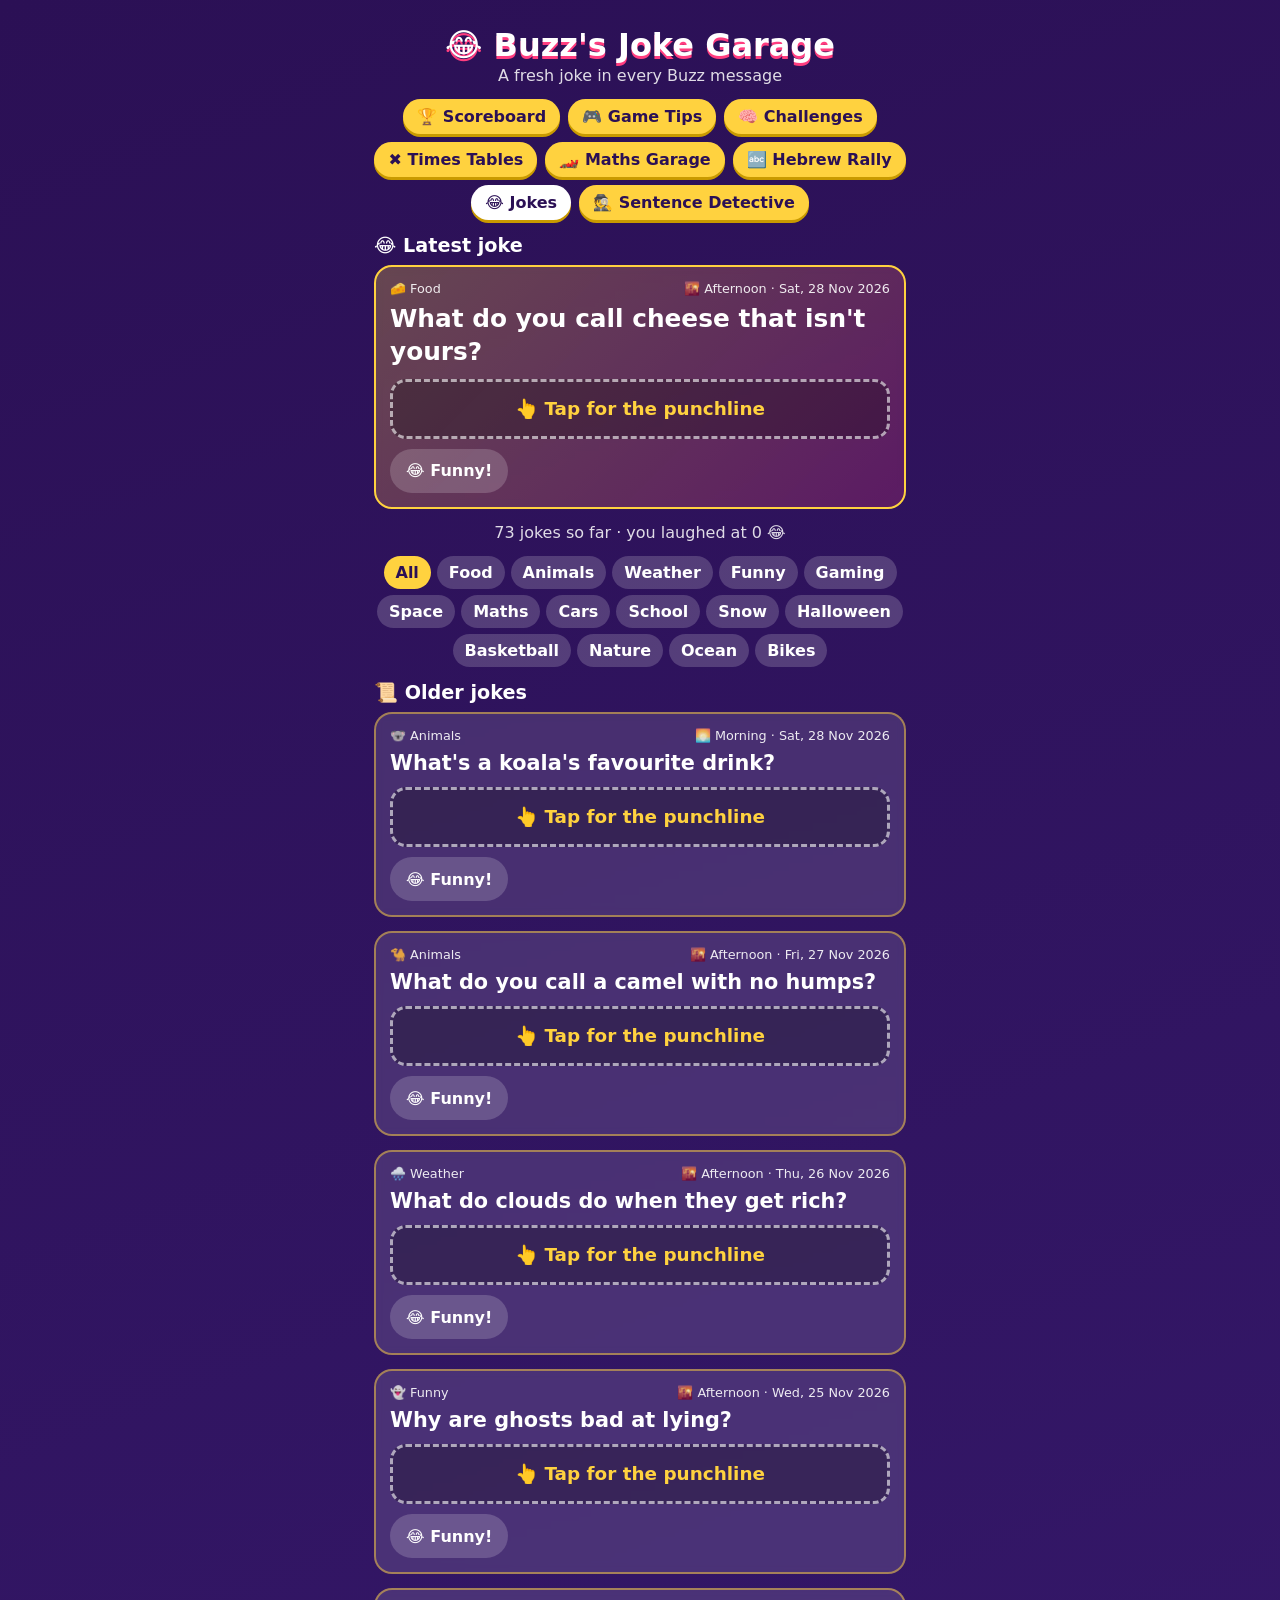
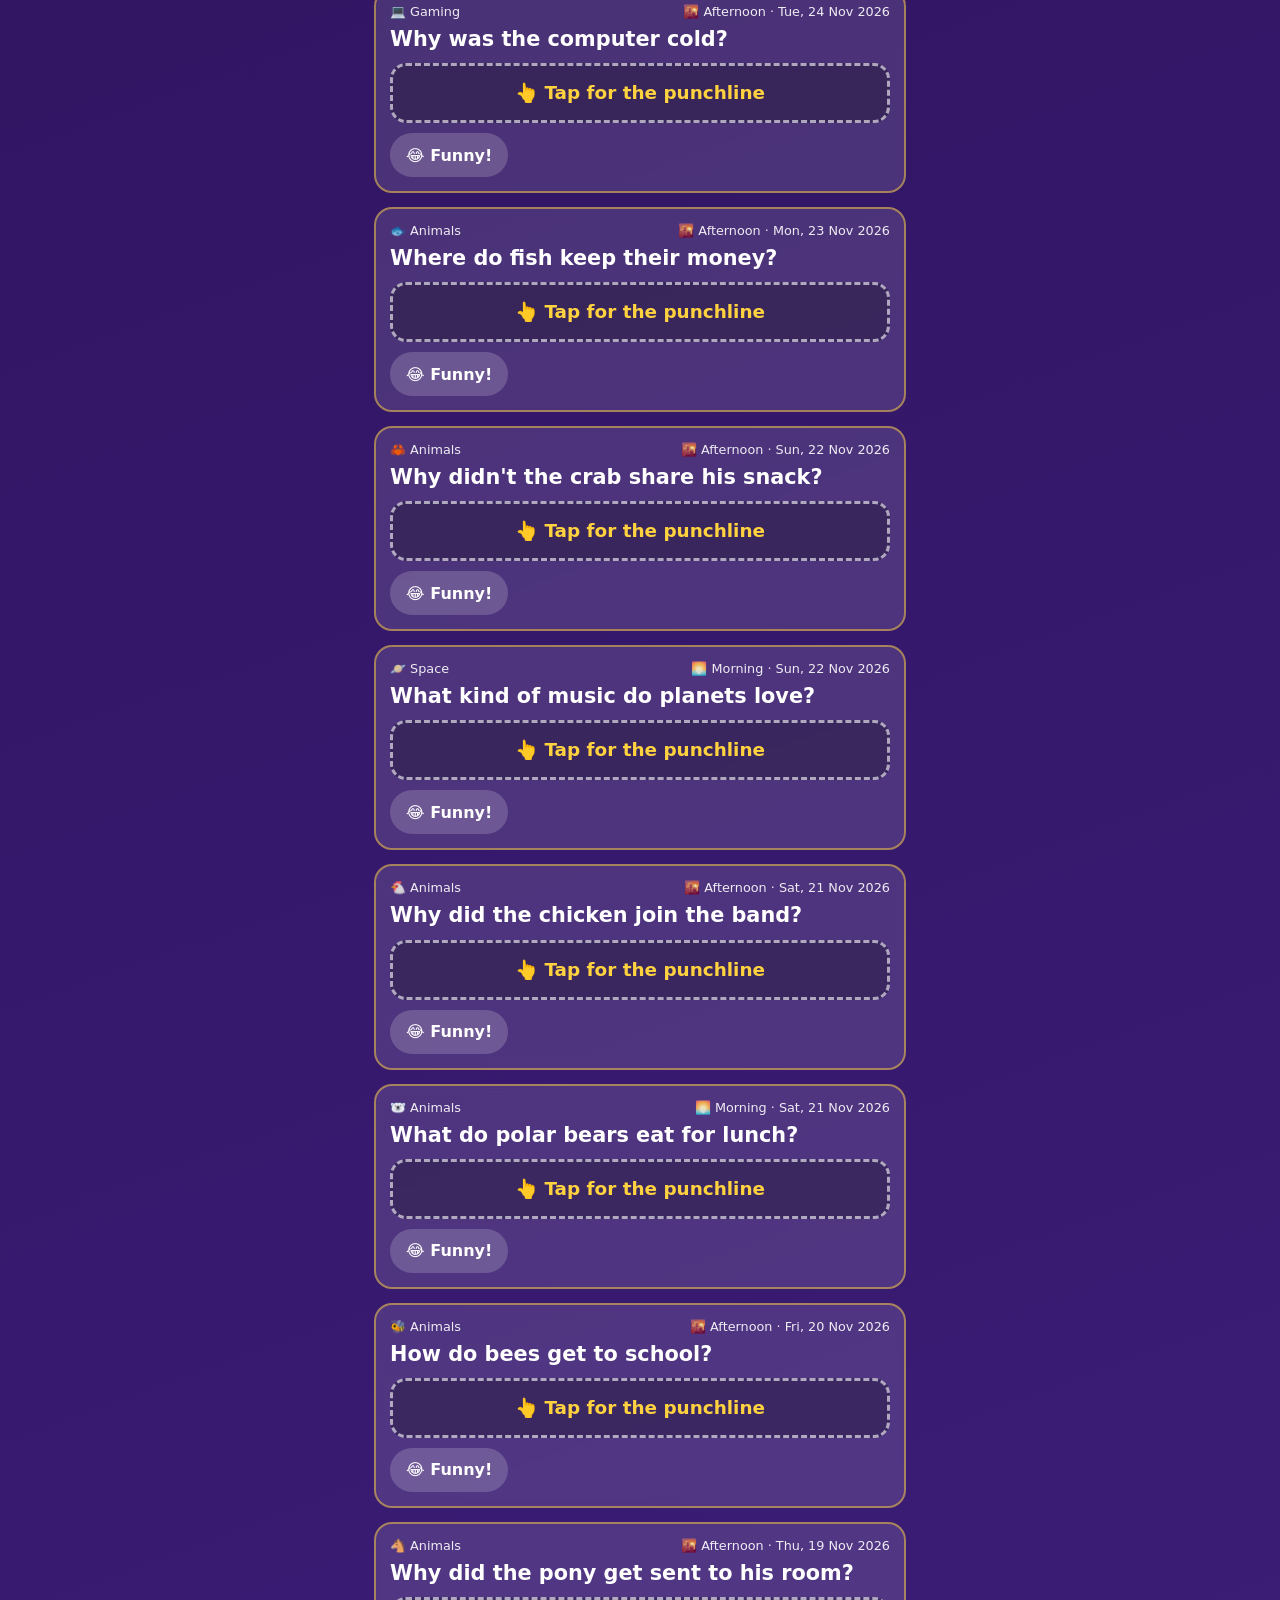
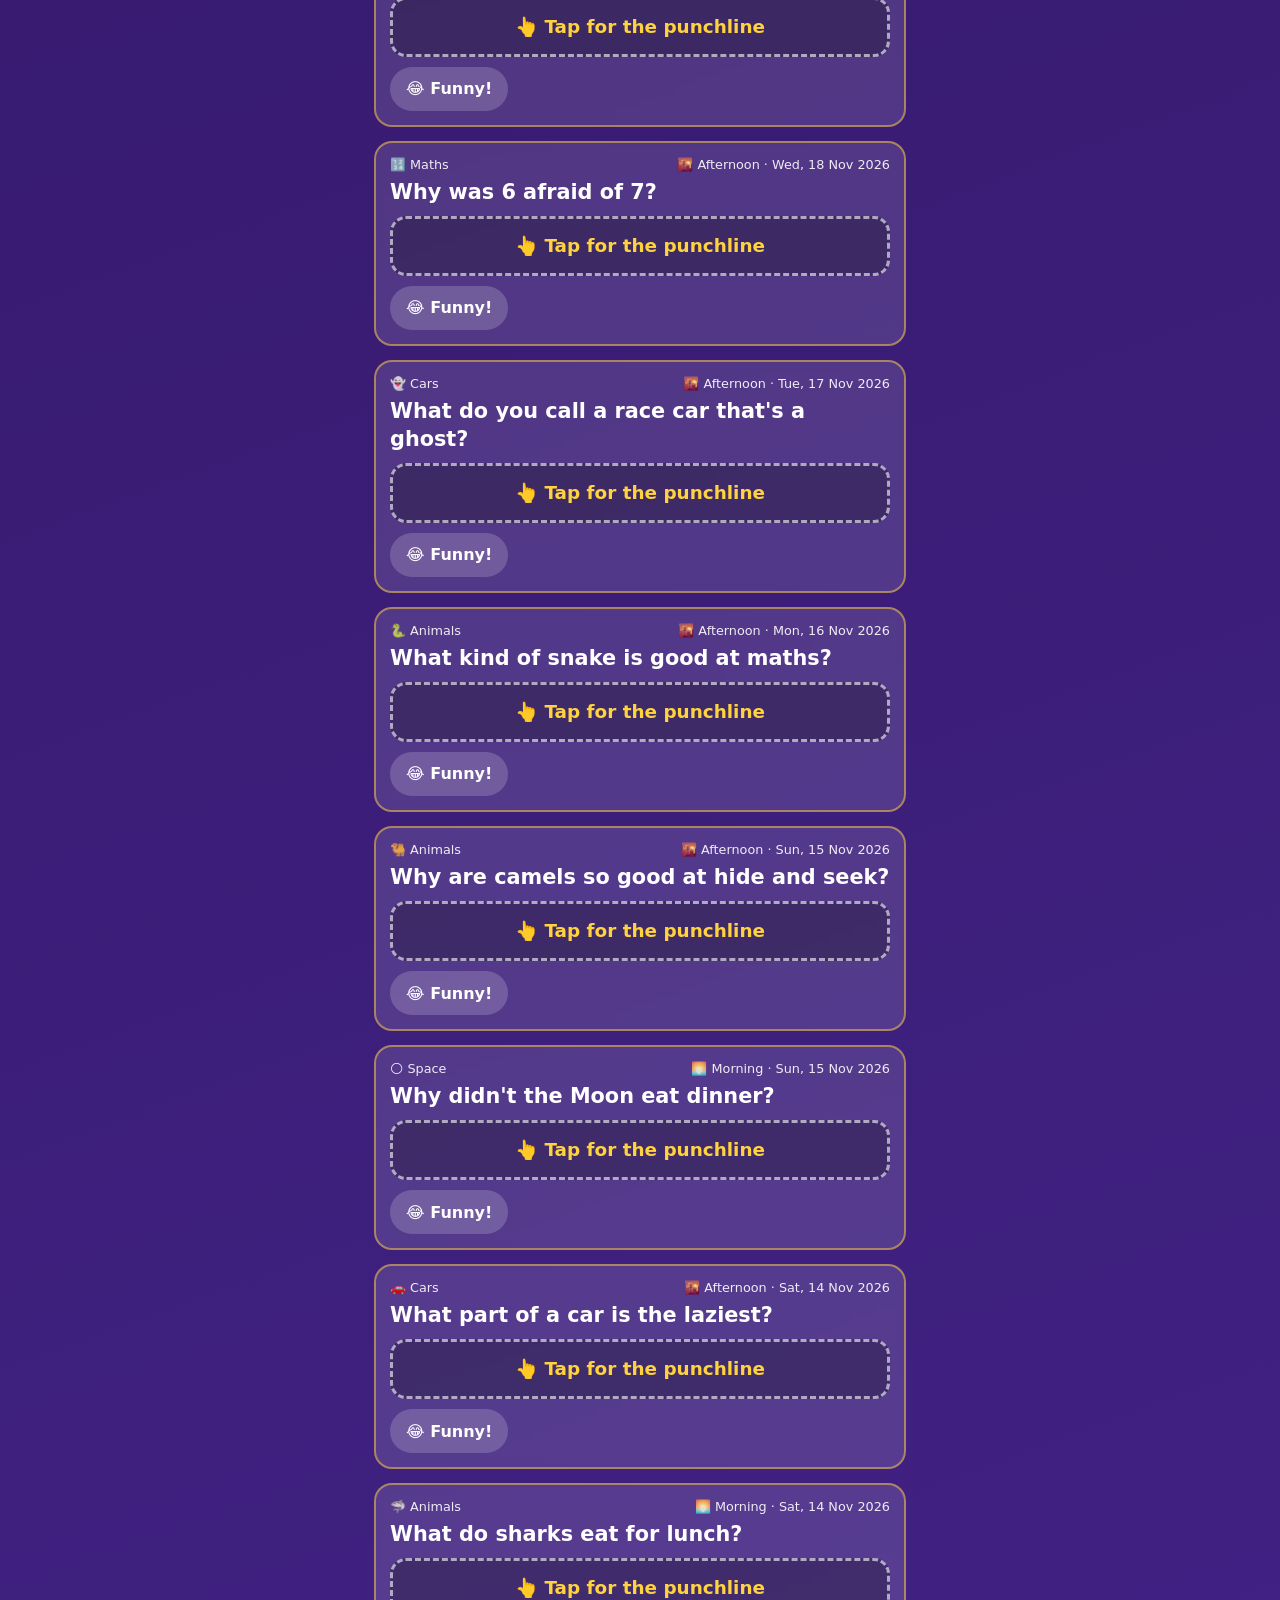
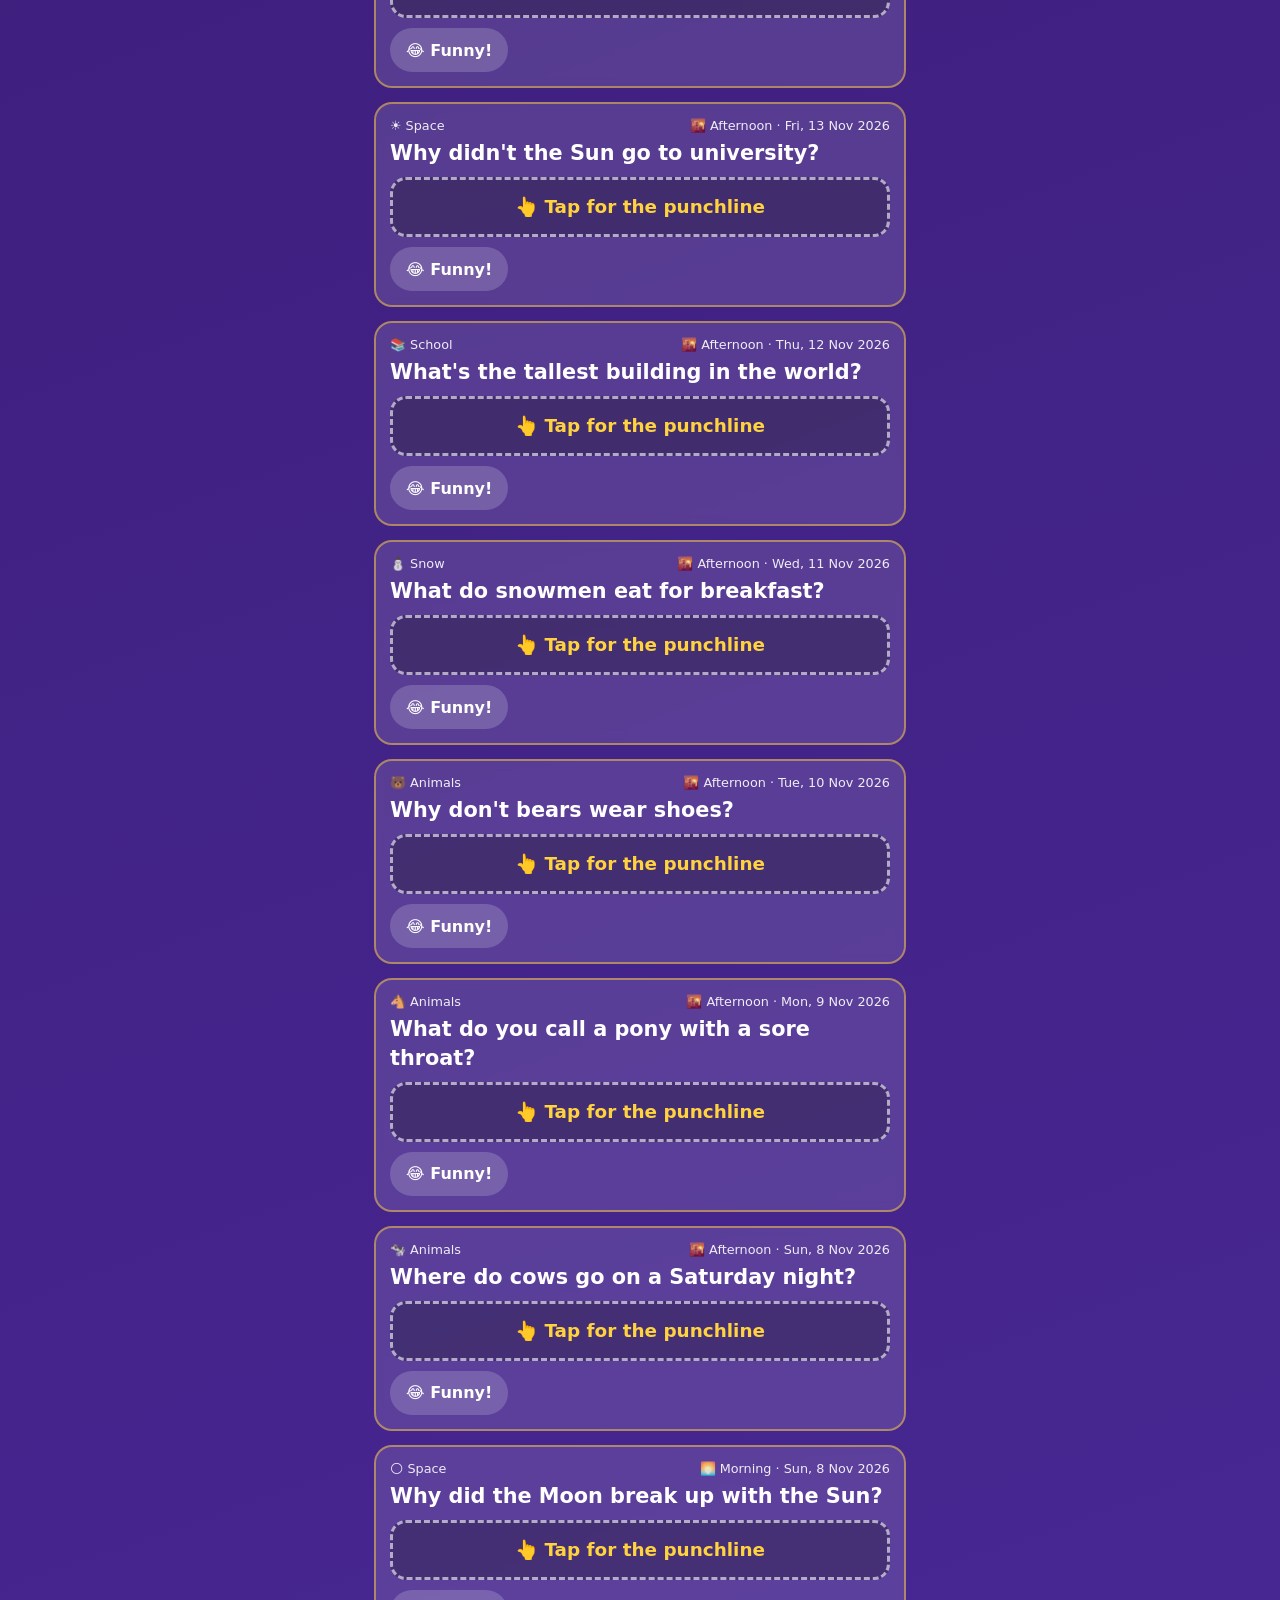
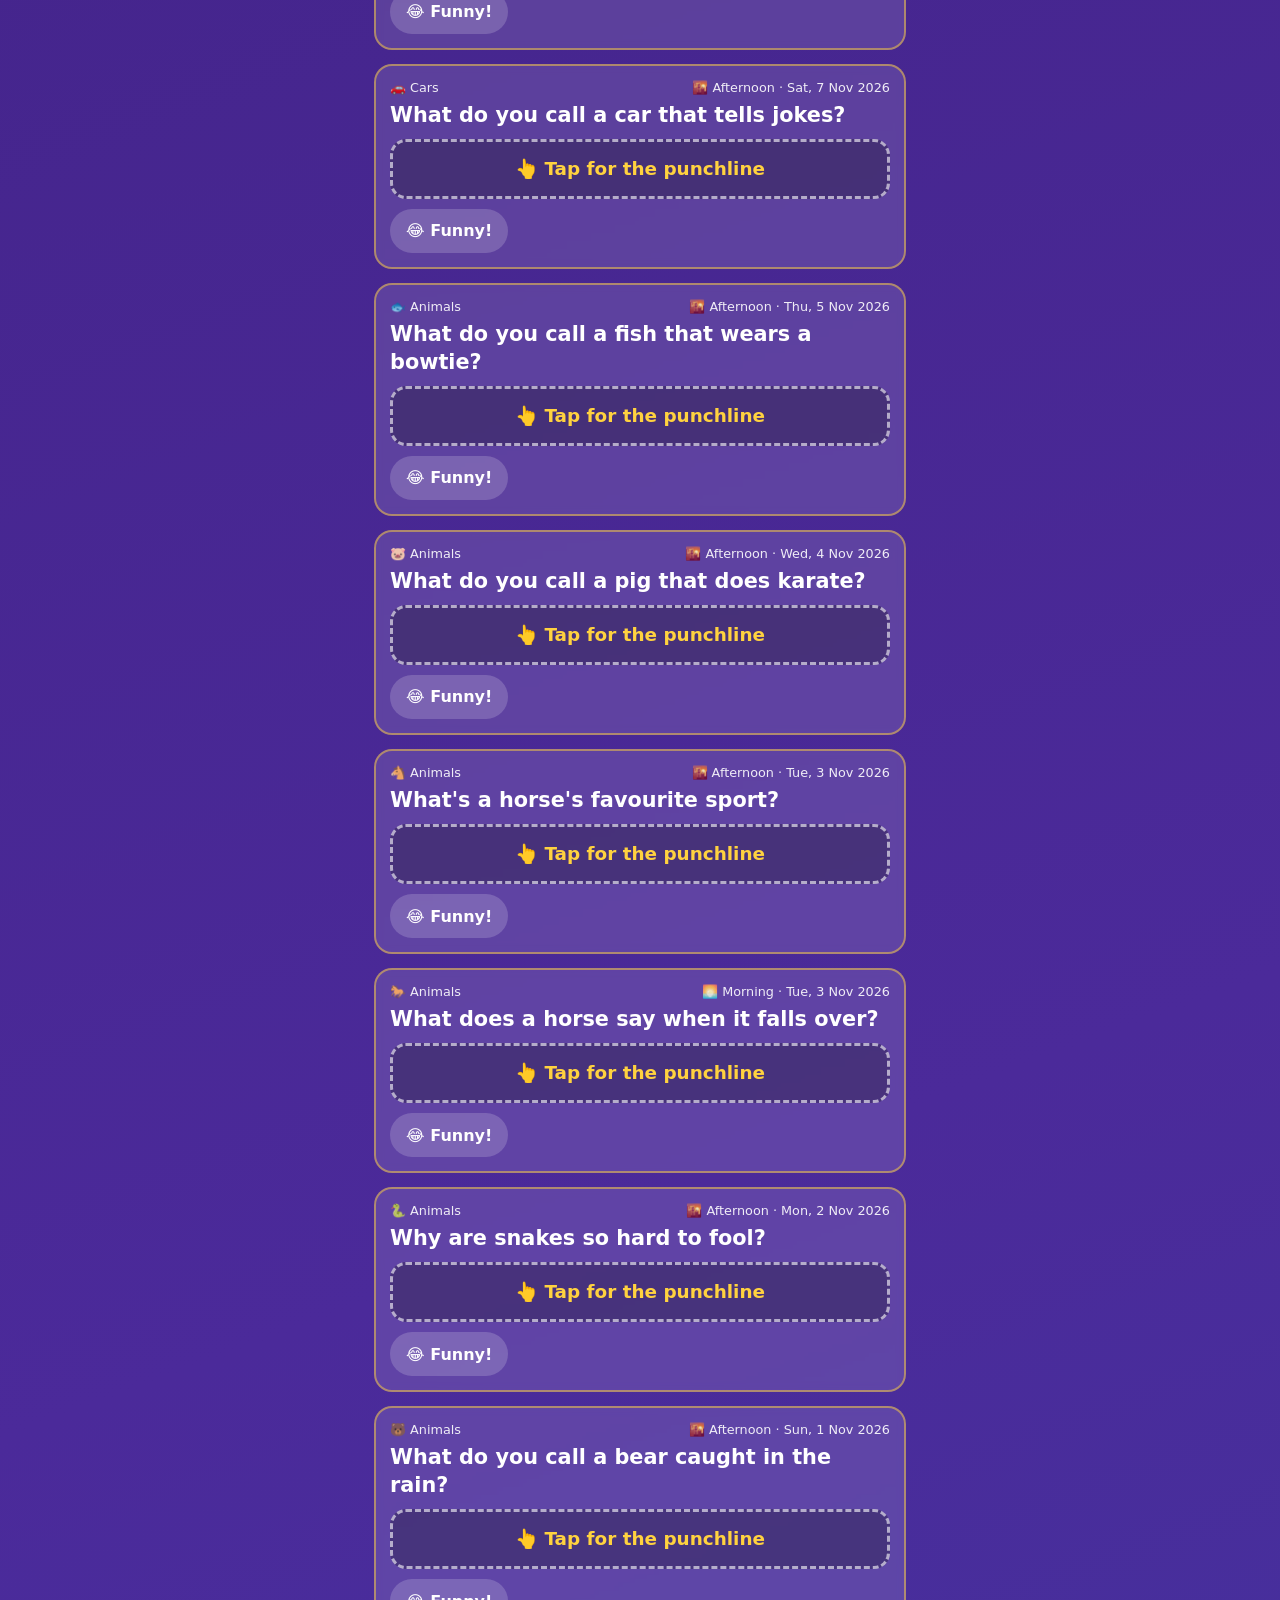
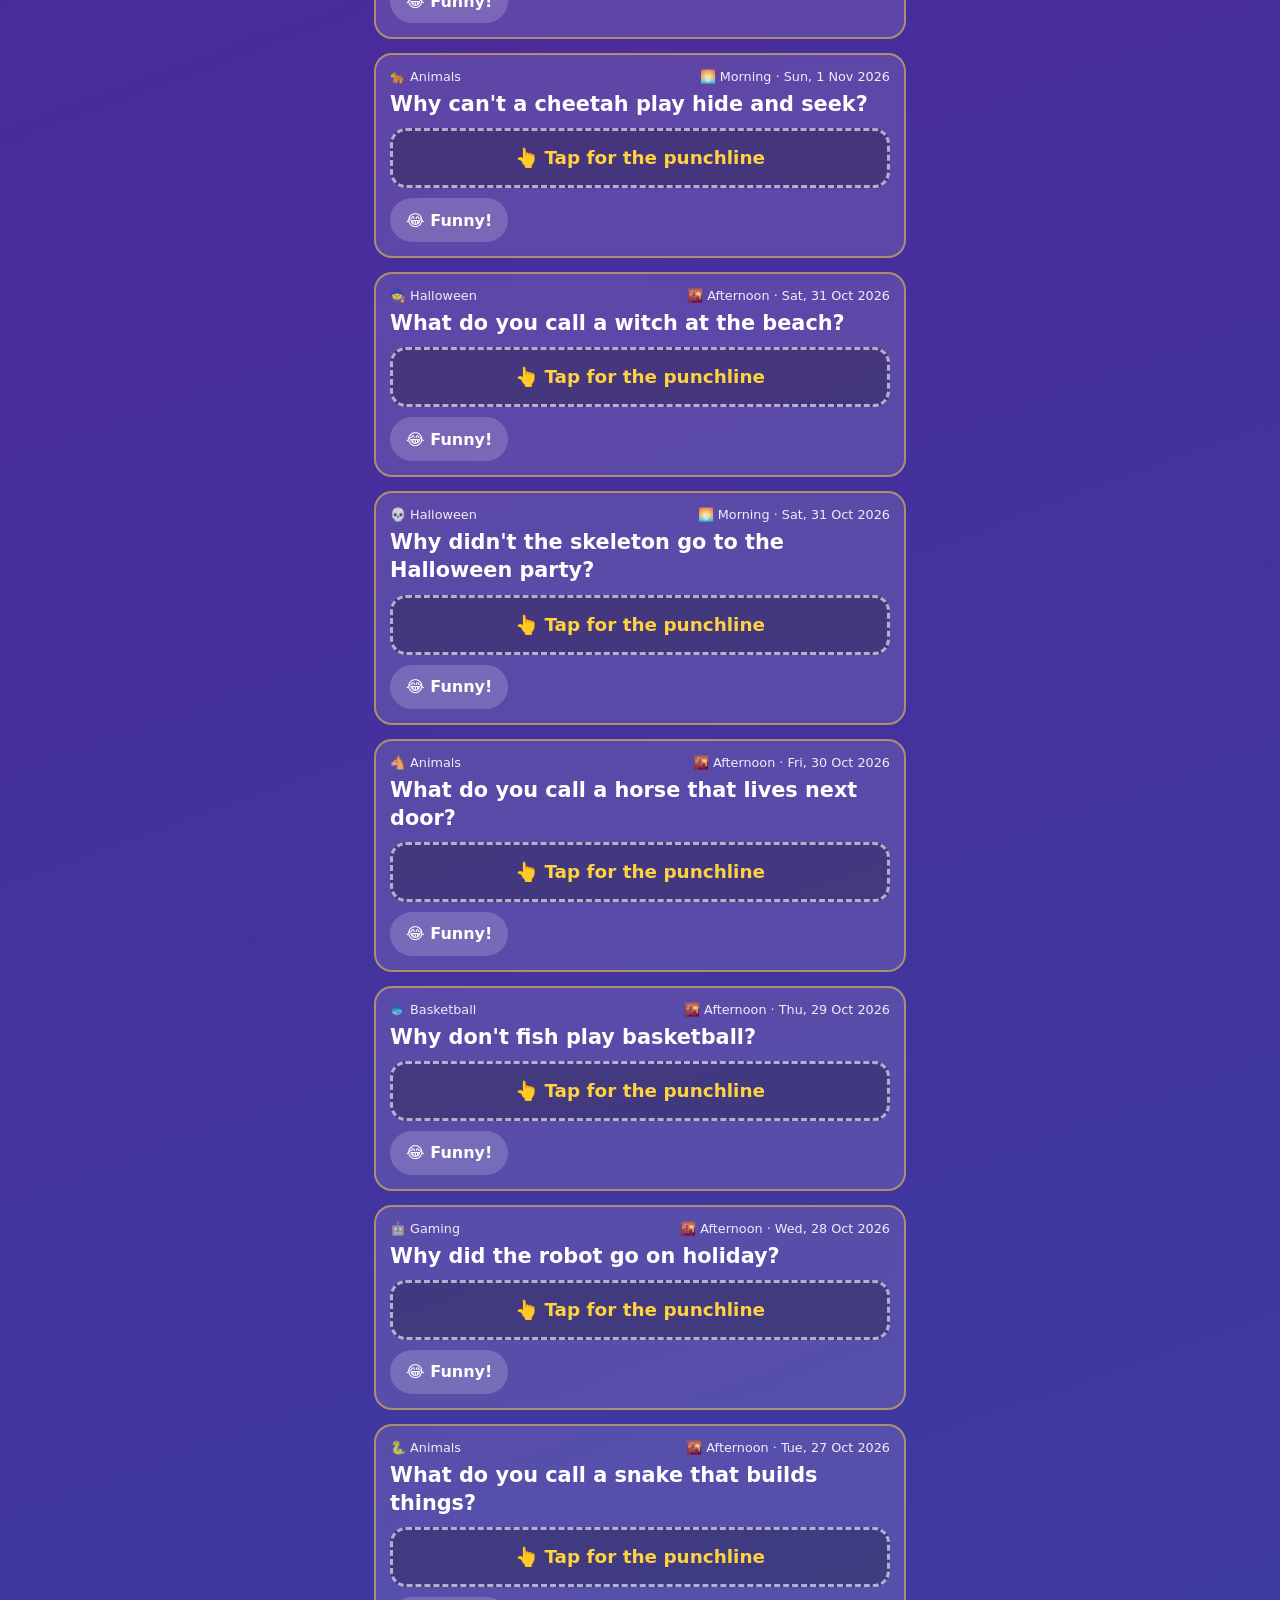
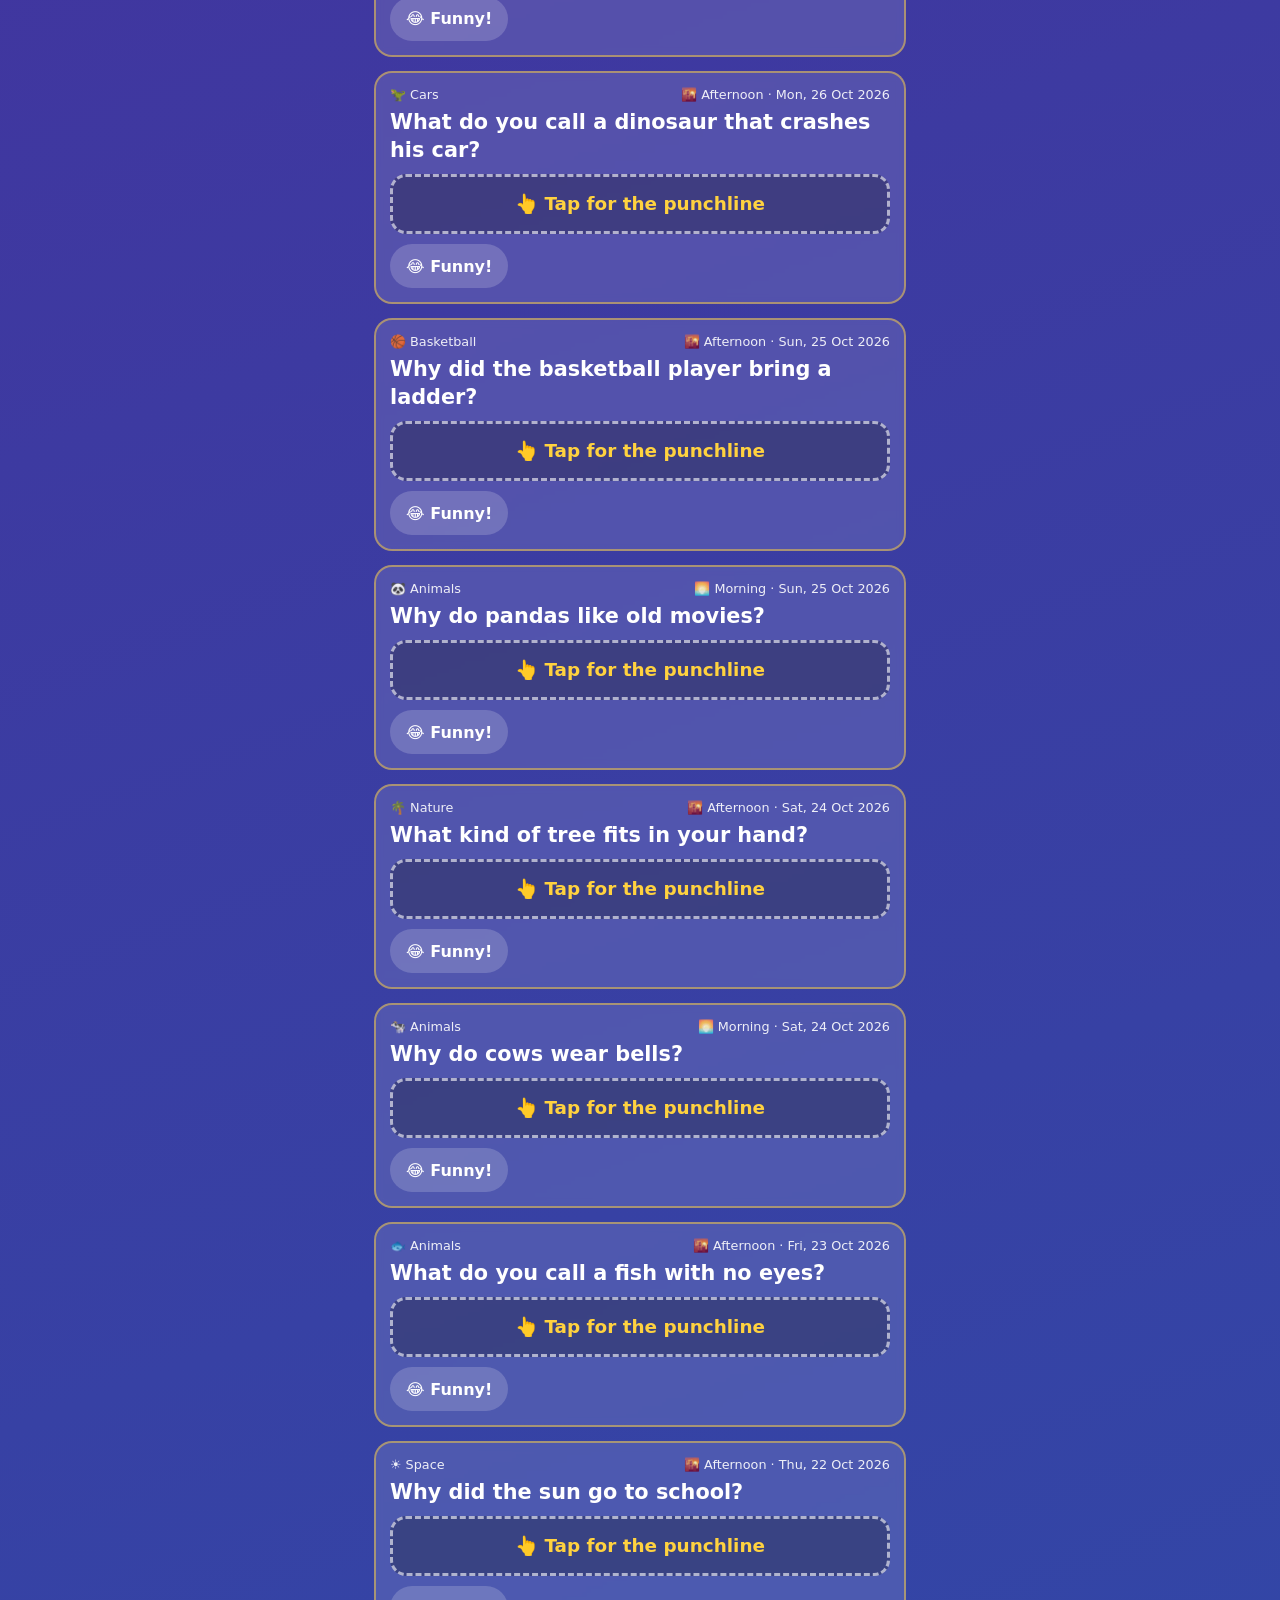
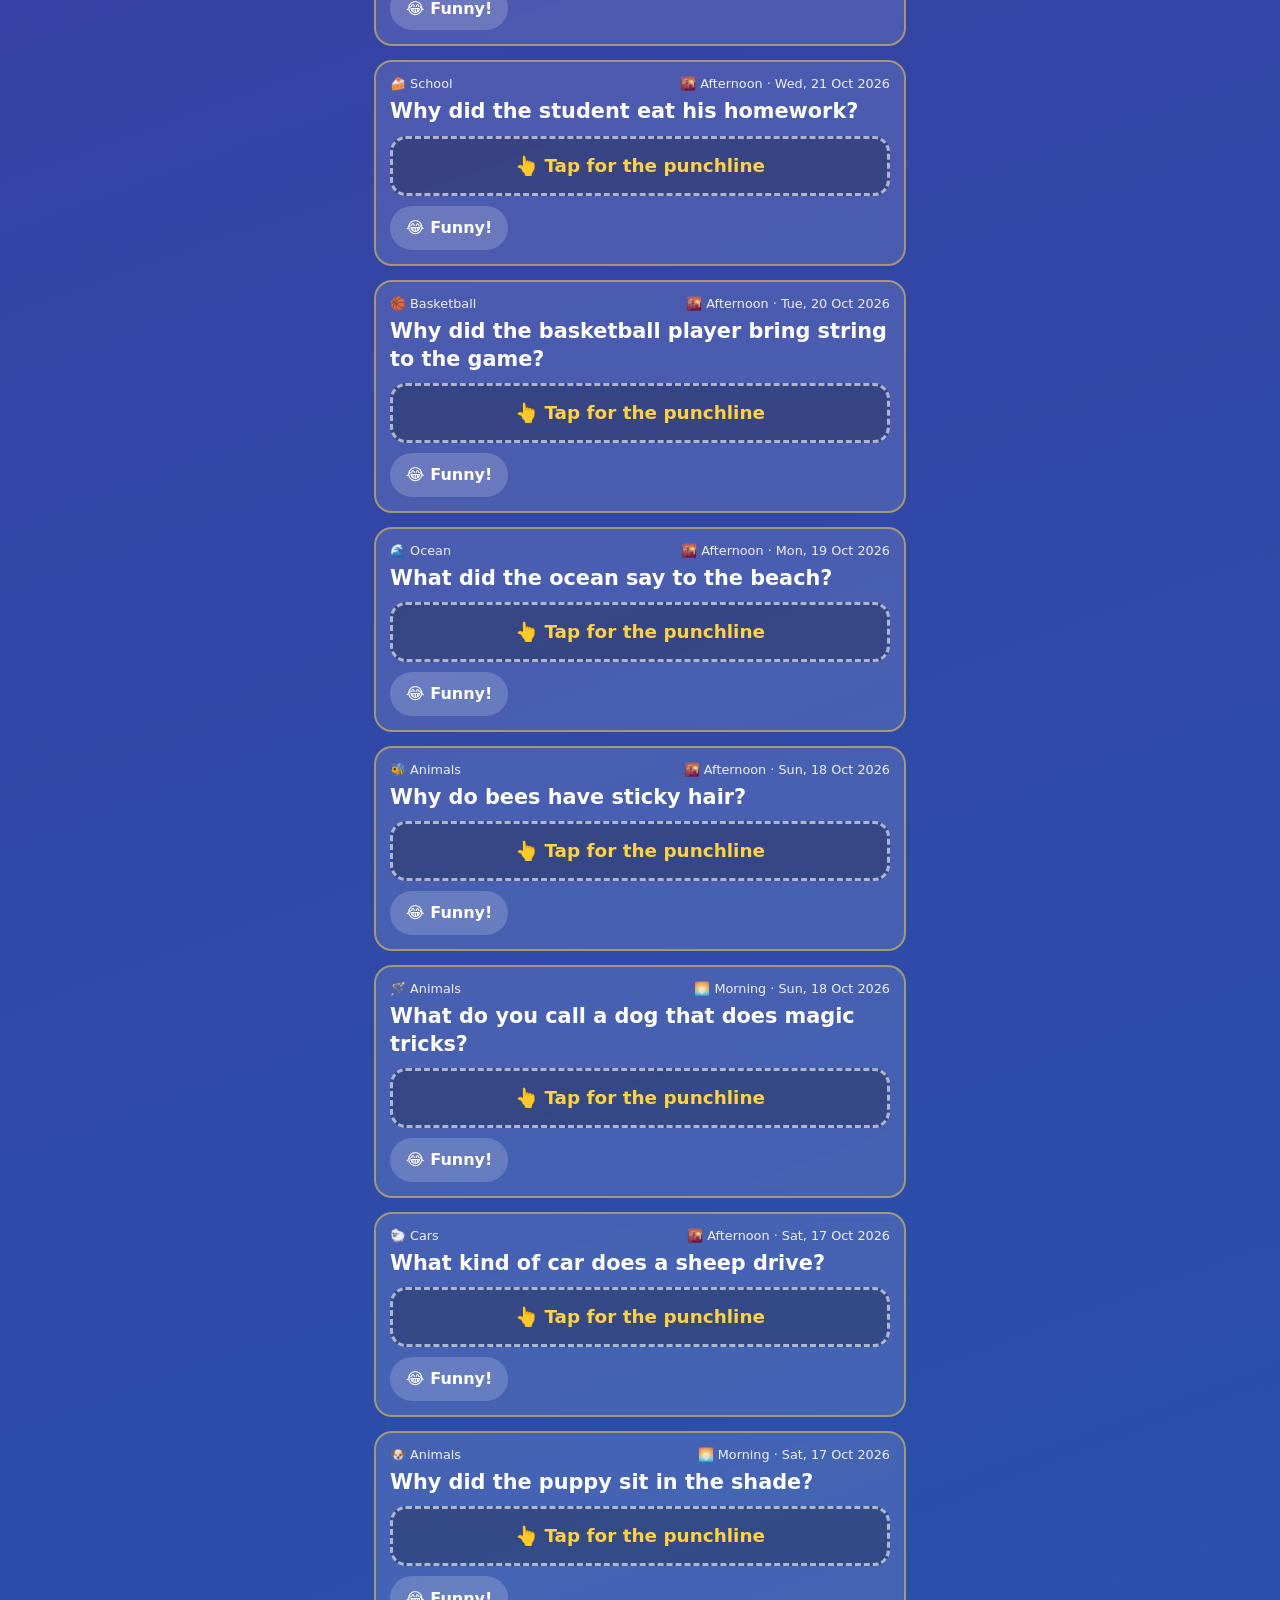
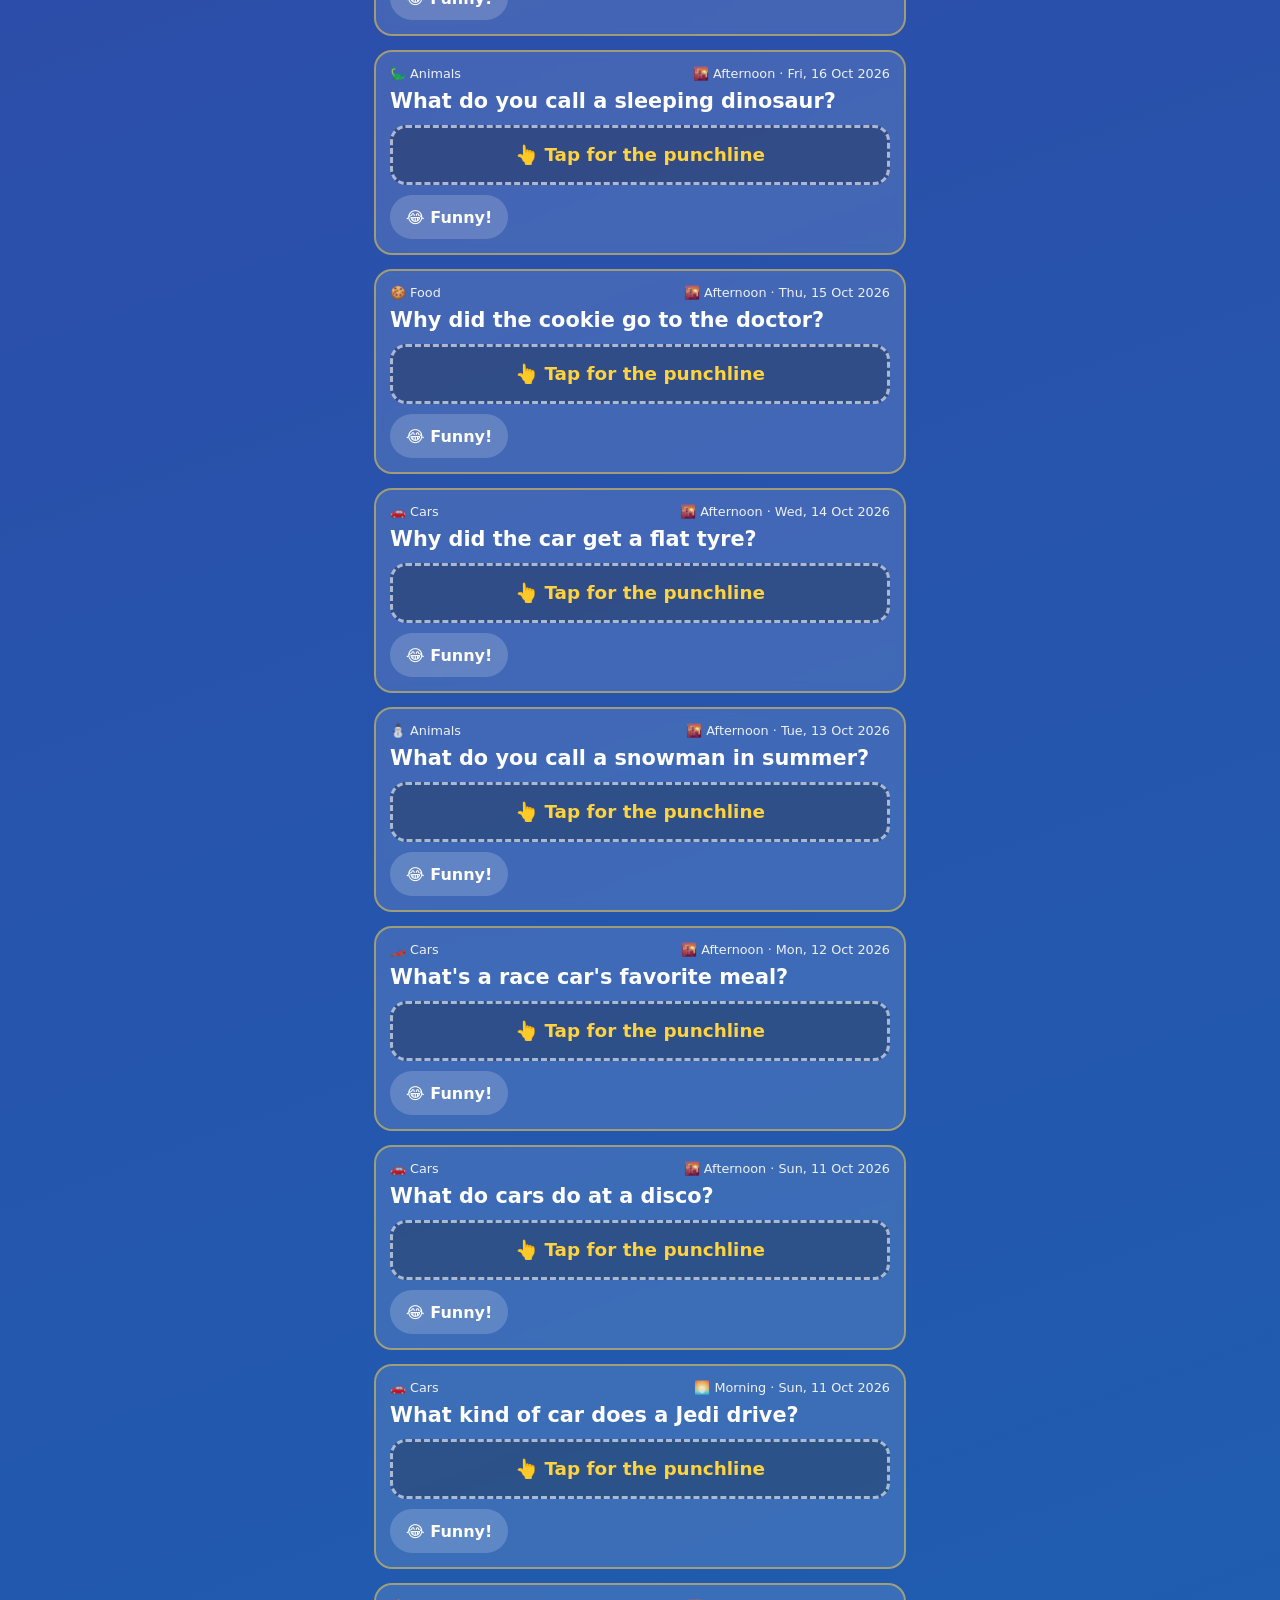
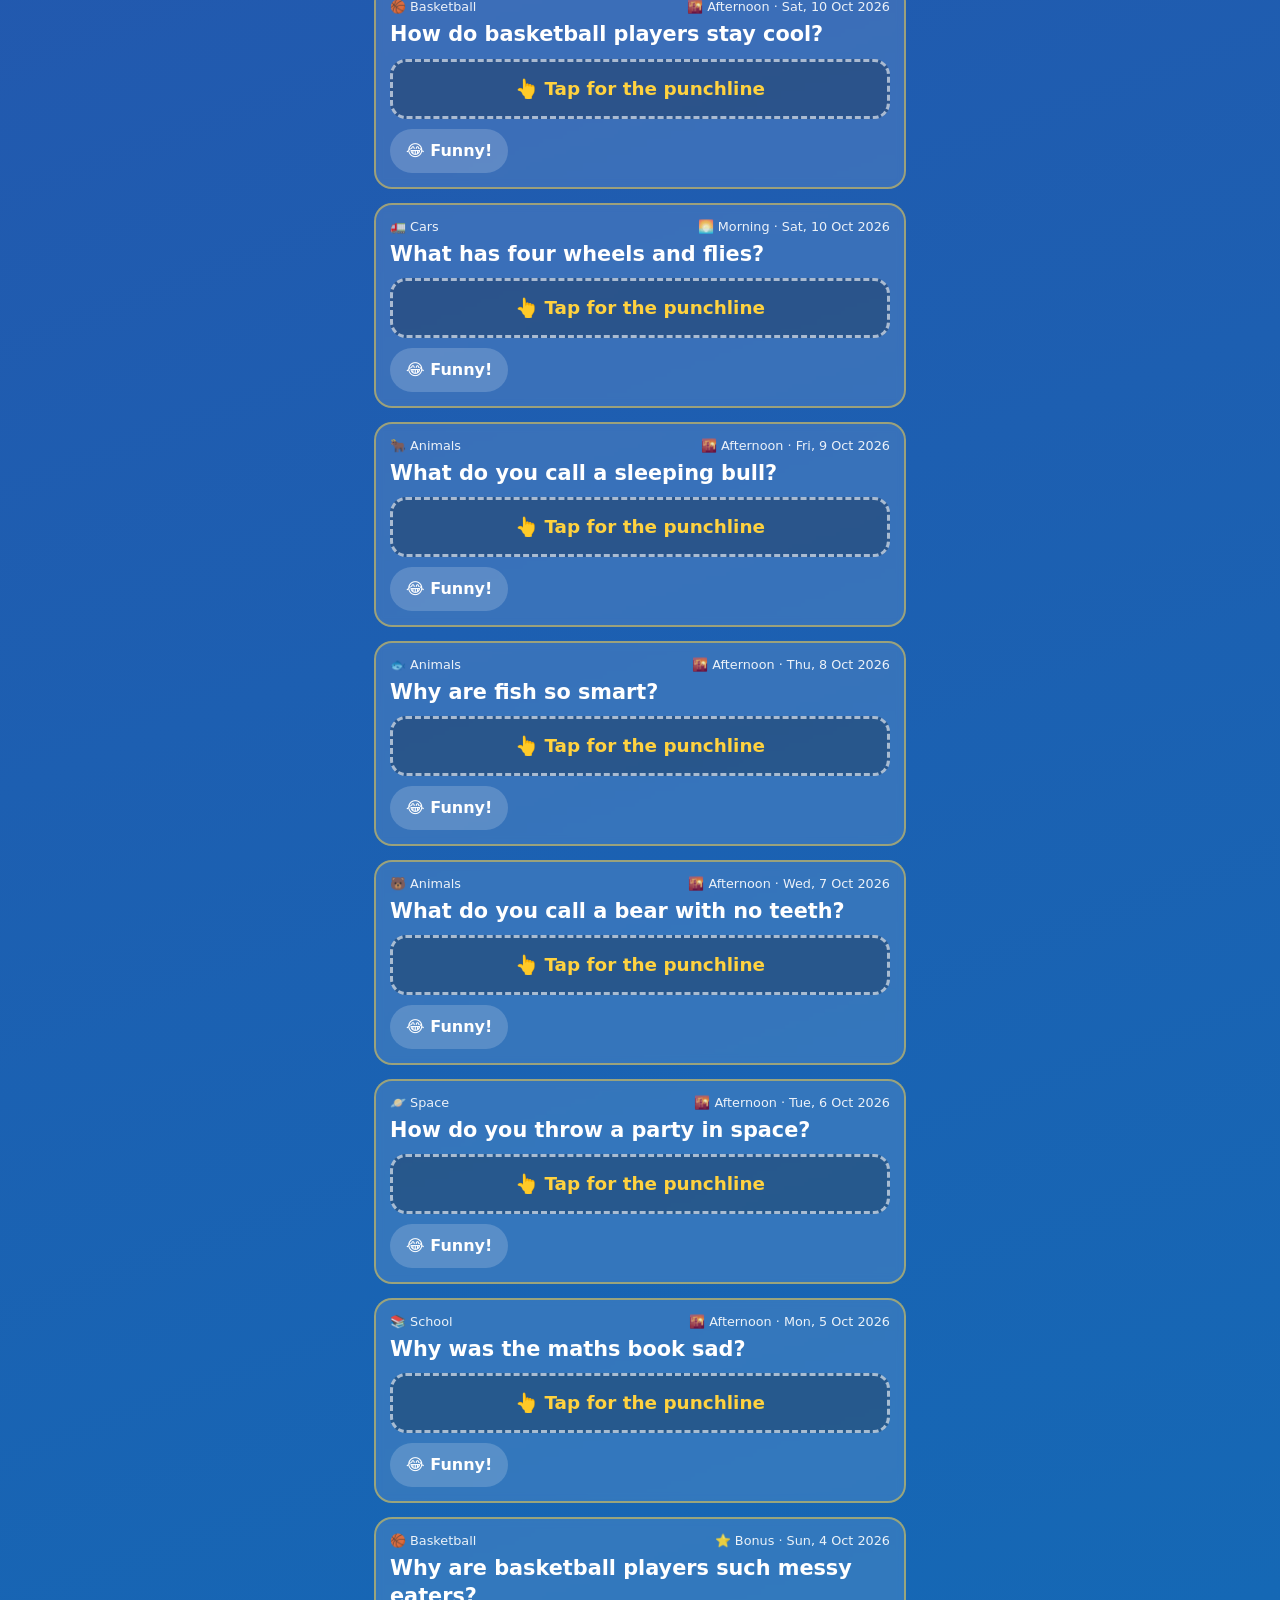
<file: jokes.html>
<!doctype html>
<html lang="en">
<head>
<meta charset="utf-8">
<meta name="viewport" content="width=device-width,initial-scale=1">
<meta name="robots" content="noindex, nofollow">
<title>Buzz's Joke Garage</title>
<link rel="stylesheet" href="style.css">
</head>
<body>
<div class="wrap">
  <h1>😂 Buzz's Joke Garage</h1>
  <p class="sub" id="sub">A fresh joke in every Buzz message</p>
  <nav><a href="index.html">🏆 Scoreboard</a><a href="tips.html">🎮 Game Tips</a><a href="challenges.html">🧠 Challenges</a><a href="tables.html">✖️ Times Tables</a><a href="maths.html">🏎️ Maths Garage</a><a href="hebrew.html">🔤 Hebrew Rally</a><a class="on" href="jokes.html">😂 Jokes</a><a href="grammar.html">🕵️ Sentence Detective</a></nav>

  <div id="top"></div>
  <div class="filters" id="filters"></div>
  <div id="list"><p class="sub">Loading jokes…</p></div>

  <p class="sign">Keep laughing! — Buzz 🤖</p>
</div>
<script>
const today = new Intl.DateTimeFormat("en-CA", {timeZone: "Australia/Sydney"}).format(new Date());
const fmt = d => new Date(d + "T00:00:00").toLocaleDateString("en-AU", {weekday: "short", day: "numeric", month: "short", year: "numeric"});
const esc = s => String(s).replace(/[&<>"]/g, c => ({"&": "&amp;", "<": "&lt;", ">": "&gt;", '"': "&quot;"}[c]));
const $ = id => document.getElementById(id);
const KEY = "buzz-jokes";
const getS = () => { try { return JSON.parse(localStorage.getItem(KEY)) || {}; } catch (e) { return {}; } };
const setS = v => { try { localStorage.setItem(KEY, JSON.stringify(v)); } catch (e) {} };
const SLOT = { am: "🌅 Morning", pm: "🌇 Afternoon", extra: "⭐ Bonus" };
let JOKES = [], FILTER = "All";
const idOf = j => `${j.date}-${j.slot}-${JOKES.indexOf(j)}`;
function confetti(el) {
  const r = el.getBoundingClientRect(), E = ["😂", "🤣", "😆", "✨", "🎉"];
  for (let i = 0; i < 12; i++) {
    const s = document.createElement("span"); s.className = "boom"; s.textContent = E[i % E.length];
    s.style.left = (r.left + r.width / 2) + "px"; s.style.top = (r.top + r.height / 2) + "px";
    const a = Math.random() * Math.PI * 2, d = 50 + Math.random() * 90;
    s.style.setProperty("--dx", Math.cos(a) * d + "px"); s.style.setProperty("--dy", (Math.sin(a) * d - 40) + "px");
    document.body.appendChild(s); setTimeout(() => s.remove(), 1100);
  }
}
function card(j, big) {
  const st = getS(), id = idOf(j), open = st.open && st.open[id], lol = st.lol && st.lol[id];
  return `<div class="card joke${big ? " jbig" : ""}${open ? " open" : ""}" data-id="${esc(id)}">` +
    `<div class="jmeta"><span>${esc(j.emoji || "😂")} ${esc(j.topic || "")}</span><span>${SLOT[j.slot] || ""} · ${fmt(j.date)}${j.date === today ? '<span class="new">NEW TODAY</span>' : ""}</span></div>` +
    `<p class="jsetup">${esc(j.setup)}</p>` +
    `<button type="button" class="jreveal" data-id="${esc(id)}" aria-expanded="${open ? "true" : "false"}">${open ? "" : "👆 Tap for the punchline"}<span class="jpunch">${esc(j.punchline).replace(/-/g, "\u2011")}</span></button>` +
    `<button type="button" class="jlol${lol ? " on" : ""}" data-id="${esc(id)}" aria-pressed="${lol ? "true" : "false"}">${lol ? "😂 You laughed!" : "😂 Funny!"}</button></div>`;
}
function render() {
  const st = getS(), laughs = Object.values(st.lol || {}).filter(Boolean).length;
  const latest = JOKES[0];
  $("top").innerHTML = latest ? `<h2 class="jhead">${latest.date === today ? "🆕 Today's joke" : "😂 Latest joke"}</h2>` + card(latest, true) +
    `<p class="sub">${JOKES.length} jokes so far · you laughed at ${laughs} 😂</p>` : "";
  const topics = ["All", ...new Set(JOKES.map(j => j.topic).filter(Boolean))];
  $("filters").innerHTML = topics.length > 2 ? topics.map(t => `<button type="button" data-t="${esc(t)}" class="${t === FILTER ? "on" : ""}">${esc(t)}</button>`).join("") : "";
  const rest = JOKES.slice(1).filter(j => FILTER === "All" || j.topic === FILTER);
  $("list").innerHTML = rest.length ? `<h2 class="jhead">📜 Older jokes</h2>` + rest.map(j => card(j)).join("") : "";
}
document.addEventListener("click", e => {
  const r = e.target.closest(".jreveal"), l = e.target.closest(".jlol"), f = e.target.closest(".filters button");
  if (r) { const st = getS(); st.open = st.open || {}; if (st.open[r.dataset.id]) return; st.open[r.dataset.id] = true; setS(st); render(); const c = document.querySelector(`.joke[data-id="${CSS.escape(r.dataset.id)}"] .jpunch`); if (c) confetti(c); }
  else if (l) { const st = getS(); st.lol = st.lol || {}; st.lol[l.dataset.id] = !st.lol[l.dataset.id]; setS(st); render(); if (st.lol[l.dataset.id]) { const c = document.querySelector(`.joke[data-id="${CSS.escape(l.dataset.id)}"] .jlol`); if (c) confetti(c); } }
  else if (f) { FILTER = f.dataset.t; render(); }
});
fetch("jokes.json?v=" + Date.now()).then(r => r.json()).then(d => {
  // newest first: by date, then afternoon/bonus after morning (file order breaks ties)
  const order = { am: 0, pm: 1, extra: 2 };
  JOKES = (d.jokes || []).map((j, i) => ({ ...j, _i: i })).filter(j => j.date <= today)
    .sort((a, b) => a.date !== b.date ? (a.date < b.date ? 1 : -1) : ((order[b.slot] || 0) - (order[a.slot] || 0) || b._i - a._i));
  render();
}).catch(e => { console.error(e); $("list").innerHTML = `<p class="sub">Oops, Buzz couldn't load the jokes. Try again soon!</p>`; });
</script>
</body>
</html>
</file>
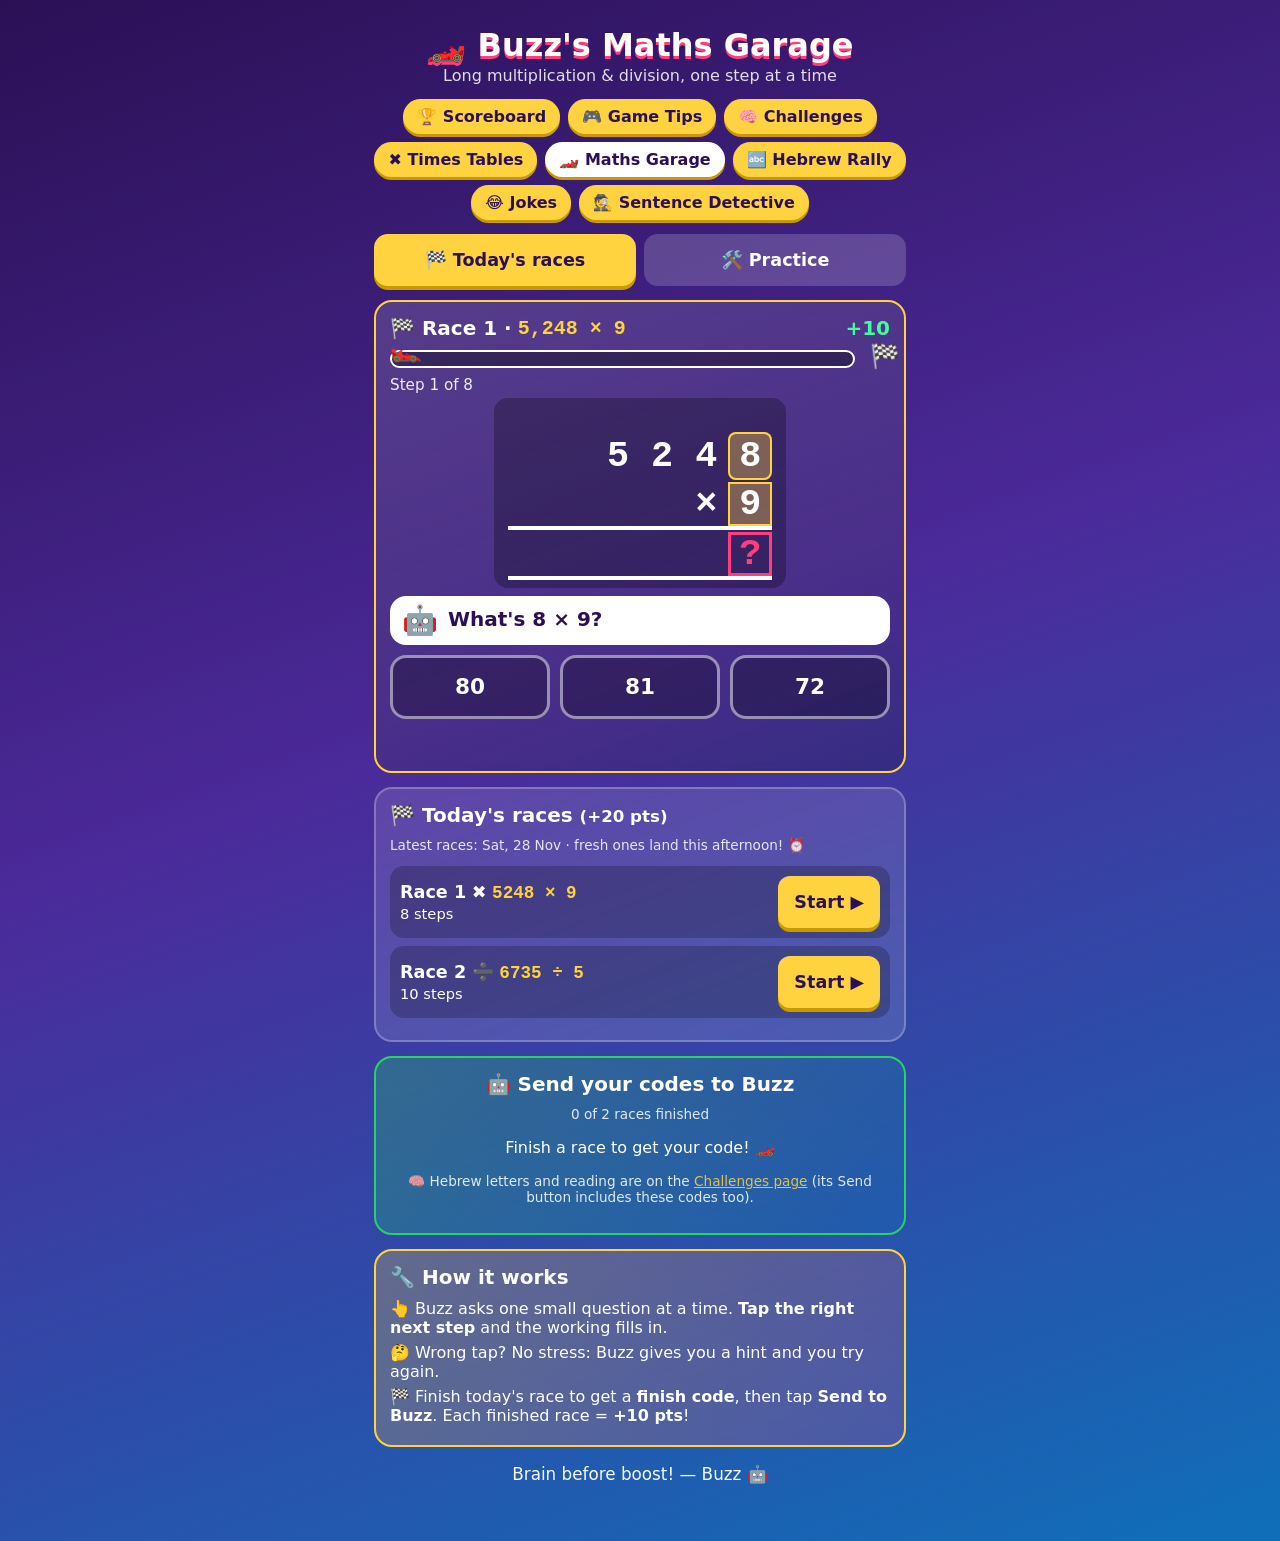
<file: maths.html>
<!doctype html>
<html lang="en">
<head>
<meta charset="utf-8">
<meta name="viewport" content="width=device-width,initial-scale=1">
<meta name="robots" content="noindex, nofollow">
<title>Buzz's Maths Garage</title>
<link rel="stylesheet" href="style.css">
</head>
<body>
<div class="wrap">
  <h1>🏎️ Buzz's Maths Garage</h1>
  <p class="sub" id="sub">Long multiplication &amp; division, one step at a time</p>
  <nav><a href="index.html">🏆 Scoreboard</a><a href="tips.html">🎮 Game Tips</a><a href="challenges.html">🧠 Challenges</a><a href="tables.html">✖️ Times Tables</a><a class="on" href="maths.html">🏎️ Maths Garage</a><a href="hebrew.html">🔤 Hebrew Rally</a><a href="jokes.html">😂 Jokes</a><a href="grammar.html">🕵️ Sentence Detective</a></nav>

  <div class="mg-tabs" role="tablist">
    <button type="button" class="on" data-tab="daily">🏁 Today's races</button>
    <button type="button" data-tab="practice">🛠️ Practice</button>
  </div>

  <div id="play"></div>
  <section id="daily"><p class="sub">Loading today's races…</p></section>
  <section id="practice" hidden></section>

  <div class="card howto">
    <h2>🔧 How it works</h2>
    <p>👆 Buzz asks one small question at a time. <b>Tap the right next step</b> and the working fills in.</p>
    <p>🤔 Wrong tap? No stress: Buzz gives you a hint and you try again.</p>
    <p>🏁 Finish today's race to get a <b>finish code</b>, then tap <b>Send to Buzz</b>. Each finished race = <b>+10 pts</b>!</p>
  </div>

  <p class="sign">Brain before boost! — Buzz 🤖</p>
</div>
<script src="maths-engine.js"></script>
<script>
const E = window.MathsEngine, fmt = E.fmt;
const today = new Intl.DateTimeFormat("en-CA", {timeZone: "Australia/Sydney"}).format(new Date());
const fmtD = d => new Date(d + "T00:00:00").toLocaleDateString("en-AU", {weekday: "short", day: "numeric", month: "short"});
const esc = s => String(s).replace(/[&<>"]/g, c => ({"&": "&amp;", "<": "&lt;", ">": "&gt;", '"': "&quot;"}[c]));
const $ = id => document.getElementById(id);
async function sha256(t) {
  const buf = await crypto.subtle.digest("SHA-256", new TextEncoder().encode(t));
  return [...new Uint8Array(buf)].map(b => b.toString(16).padStart(2, "0")).join("");
}
const getLS = k => { try { return JSON.parse(localStorage.getItem(k)) || {}; } catch (e) { return {}; } };
const setLS = (k, v) => { try { localStorage.setItem(k, JSON.stringify(v)); } catch (e) {} };

// ---------- celebration ----------
function confetti(el, n) {
  const r = el.getBoundingClientRect(), EM = ["🎉", "⭐", "🏎️", "✨", "🏁", "💥", "🔥", "🏆"];
  for (let i = 0; i < (n || 12); i++) {
    const s = document.createElement("span");
    s.className = "boom"; s.textContent = EM[i % EM.length];
    s.style.left = (r.left + r.width / 2) + "px"; s.style.top = (r.top + r.height / 2) + "px";
    const a = Math.random() * Math.PI * 2, d = 50 + Math.random() * (n > 12 ? 160 : 80);
    s.style.setProperty("--dx", Math.cos(a) * d + "px"); s.style.setProperty("--dy", (Math.sin(a) * d - 40) + "px");
    document.body.appendChild(s); setTimeout(() => s.remove(), 1100);
  }
}
const CHEERS = ["✅ Yes!", "✅ Nailed it!", "✅ Vroom!", "✅ Spot on!", "✅ Boom!", "✅ Smooth!"];
const FINISH = ["🏁 CHECKERED FLAG!", "🏆 RACE WON!", "🏁 You crossed the line!"];

// ---------- the working (column layout / bus stop) ----------
function workHTML(p, cells, step, fresh) {
  const focus = new Set((step ? step.focus : []).map(f => f.join(":")));
  const tgt = P.target ? P.target.join(":") : "";
  const cls = (r, c) => (focus.has(r + ":" + c) || focus.has(r + ":-1") ? " hl" : "") + (fresh.has(r + ":" + c) ? " fresh" : "") + (tgt === r + ":" + c ? " tg" : "");
  const get = (r, c) => (cells[r] || {})[c];
  if (p.kind === "mult") {
    const A = String(p.a), B = String(p.b), two = B.length === 2;
    const W = Math.max(A.length, B.length + 1, String(p.a * p.b).length, two ? String(p.a * Number(B[0]) * 10).length : 0) + 1;
    const onRow2 = two && (Object.keys(cells.p1 || {}).length > 0 || (step && step.kind === "zero"));
    let h = "";
    for (const r of p.rows) {
      const line = r === "bot" || (r === "p1") || (r === "p0" && !two) ? " ln" : "";
      const small = r === "c0" || r === "c1";
      const used = (r === "c0" && onRow2) || (r === "c1" && step && step.kind === "add") || (small && !step);
      for (let pos = 0; pos < W; pos++) {
        const c = W - 1 - pos;
        let v = "";
        if (r === "top") v = A[A.length - 1 - c] || "";
        else if (r === "bot") v = c < B.length ? B[B.length - 1 - c] : (c === B.length ? "×" : "");
        else v = get(r, c) || "";
        const isTg = tgt === r + ":" + c;
        h += `<span class="k${small ? " cy" : ""}${used ? " used" : ""}${line}${r === "tot" || (r === "p0" && !two) ? " res" : ""}${cls(r, c)}">${esc(v || (isTg ? "?" : ""))}</span>`;
      }
    }
    return `<div class="mg-work"><div class="mg-grid" style="grid-template-columns:repeat(${W},1.2em)">${h}</div></div>`;
  }
  // division: bus stop
  const D = String(p.a), d = String(p.b), n = D.length, rem = get("rem", 0);
  const cols = d.length + n + 1;
  let h = "";
  for (let i = 0; i < d.length; i++) h += `<span class="k"></span>`;
  for (let i = 0; i < n; i++) { const v = get("q", i) || "", isTg = tgt === "q:" + i; h += `<span class="k res${cls("q", i)}">${esc(v || (isTg ? "?" : ""))}</span>`; }
  h += `<span class="k rem">${rem ? `<span class="${fresh.has("rem:0") ? "fresh" : ""}">r${esc(rem)}</span>` : ""}</span>`;
  for (let i = 0; i < d.length; i++) h += `<span class="k dvk${i === d.length - 1 ? " dvr" : ""}${focus.has("dv:0") ? " hl" : ""}">${esc(d[i])}</span>`;
  for (let i = 0; i < n; i++) {
    const cy = get("cy", i);
    h += `<span class="k house${i === 0 ? " hfirst" : ""}${cls("dd", i)}">${cy ? `<sup class="${fresh.has("cy:" + i) ? "fresh" : ""}${focus.has("cy:" + i) ? " hl" : ""}">${esc(cy)}</sup>` : ""}${esc(D[i])}</span>`;
  }
  h += `<span class="k"></span>`;
  return `<div class="mg-work"><div class="mg-grid bus2" style="grid-template-columns:repeat(${cols - 1},1.2em) auto">${h}</div></div>`;
}

// ---------- playing one problem ----------
let P = null; // { prob, ctx, idx, cells, mistakes, order, wrong:Set }
function applyWrites(cells, step, fresh) { step.writes.forEach(w => { (cells[w.r] = cells[w.r] || {})[w.c] = w.v; if (fresh) fresh.add(w.r + ":" + w.c); }); }
function targetOf(prob, idx) {
  const s = prob.steps[idx]; if (!s) return null;
  const w = s.writes[0] || (s.kind === "fact" && prob.steps[idx + 1] && prob.steps[idx + 1].writes[0]);
  if (s.kind === "howmany") return ["q", s.writes[0].c];
  return w && w.r !== "cy" && w.r !== "rem" && w.r !== "tot" ? [w.r, w.c] : null;
}
function shuffle(a) { a = a.slice(); for (let i = a.length - 1; i > 0; i--) { const j = Math.floor(Math.random() * (i + 1)); [a[i], a[j]] = [a[j], a[i]]; } return a; }
function startPlay(prob, ctx, idx) {
  const cells = {};
  for (let i = 0; i < (idx || 0); i++) applyWrites(cells, prob.steps[i]);
  P = { prob, ctx, idx: idx || 0, cells, mistakes: (ctx.saved && ctx.saved.mistakes) || 0, order: {}, wrong: new Set(), fb: "", fresh: new Set() };
  renderPlay();
  $("play").scrollIntoView({behavior: "smooth", block: "start"});
}
const sym = p => p.kind === "mult" ? "×" : "÷";
function renderPlay() {
  const p = P.prob, total = p.steps.length, done = P.idx >= total, step = p.steps[P.idx];
  P.target = done ? null : targetOf(p, P.idx);
  const pct = Math.round(100 * P.idx / total);
  const title = P.ctx.type === "daily" ? `🏁 ${esc(P.ctx.label)}` : "🛠️ Practice";
  let h = `<div class="card mg-play${done ? " mg-done" : ""}"><h2>${title} · <span class="mg-sum">${fmt(p.a)} ${sym(p)} ${p.b}</span>${P.ctx.type === "daily" ? `<span class="ptag">+${P.ctx.c.points}</span>` : ""}</h2>` +
    `<div class="mg-track"><div class="bar"><div class="fill" style="width:${pct}%"></div></div><span class="mg-car" style="left:calc(${pct}% - ${pct / 100 * 1.6}em)">🏎️</span><span class="mg-flag">🏁</span></div>` +
    `<p class="mg-stepn">${done ? `All ${total} steps done!` : `Step ${P.idx + 1} of ${total}`}${P.mistakes ? ` · 🔧 pit stops: ${P.mistakes}` : ""}</p>` +
    workHTML(p, P.cells, done ? null : step, P.fresh);
  if (!done) {
    if (!P.order[P.idx]) P.order[P.idx] = shuffle(step.opts.map((_, i) => i));
    const short = step.opts.every(o => o.label.length <= 7);
    h += `<div class="mg-ask"><span class="mg-bot">🤖</span><p>${esc(step.q)}</p></div>` +
      `<div class="mg-opts${short ? " row" : ""}">` + P.order[P.idx].map(i => {
        const o = step.opts[i], w = P.wrong.has(i);
        return `<button type="button" class="mg-opt${w ? " wrong" : ""}" data-i="${i}"${w ? " disabled" : ""}>${esc(o.label)}</button>`;
      }).join("") + `</div>` +
      (step.tool ? `<details class="mg-tool"><summary>🧰 Buzz's toolbox: the ${p.b} times table</summary><p>${step.tool.map(esc).join("<br>")}</p></details>` : "");
  }
  h += `<div class="mg-fb" id="mgfb" aria-live="polite">${P.fb}</div>`;
  if (done) h += `<div id="mgfin"></div>`;
  h += `</div>`;
  $("play").innerHTML = h;
  P.fresh = new Set();
  if (done) finish();
}
async function finish() {
  const p = P.prob, box = $("mgfin");
  let line = p.kind === "mult" ? `${fmt(p.a)} × ${p.b} = <b>${fmt(p.a * p.b)}</b>` : `${fmt(p.a)} ÷ ${p.b} = <b>${fmt(p.quotient)}${p.remainder ? ` r ${p.remainder}` : ""}</b>`;
  let check = "";
  if (p.kind === "mult" && String(p.b).length === 2) { const est = p.steps[0].opts[0].value; check = `Close to our estimate of about ${fmt(est)} ✔`; }
  if (p.kind === "div") check = `Check: ${fmt(p.quotient)} × ${p.b}${p.remainder ? ` + ${p.remainder}` : ""} = ${fmt(p.a)} ✔`;
  let h = `<div class="mg-finish"><div class="mg-flagline">${FINISH[Math.floor(Math.random() * FINISH.length)]}</div><div class="mg-result">${line}</div><p class="rule">${check}</p>`;
  if (P.ctx.type === "daily") {
    const c = P.ctx.c, key = "buzz-garage-" + c.date, st = getLS(key);
    let code = st[c.id] && st[c.id].code;
    if (!code) {
      code = E.codeFromHex(await sha256(`${c.key}|${p.answer}`));
      st[c.id] = { done: true, code, mistakes: P.mistakes, step: p.steps.length }; setLS(key, st);
    }
    h += `<p>Your finish code:</p><div class="mg-code">${esc(c.id)} ${esc(code)}</div><p class="rule">Send it to Buzz for <b>+${c.points} pts</b>! 👇</p>`;
  } else {
    const ps = getLS("buzz-garage-practice"); ps.finished = (ps.finished || 0) + 1; setLS("buzz-garage-practice", ps);
    h += `<p class="rule">Practice races finished: <b>${ps.finished}</b> 🏆 (practice is just for fun, no points)</p><button type="button" class="checkbtn" id="again">Another one 🎲</button>`;
  }
  box.innerHTML = h + `</div>`;
  confetti(box, 28);
  if (P.ctx.type === "daily") renderDaily();
  else renderPractice();
}
document.addEventListener("click", e => {
  const b = e.target.closest(".mg-opt");
  if (b && P) {
    const step = P.prob.steps[P.idx], i = Number(b.dataset.i), o = step.opts[i];
    if (o.ok) {
      confetti(b, 10);
      applyWrites(P.cells, step, P.fresh);
      P.fb = `<span class="yes pop">${CHEERS[Math.floor(Math.random() * CHEERS.length)]}</span> ${esc(step.say)}`;
      P.idx++; P.wrong = new Set();
      if (P.ctx.type === "daily") { const key = "buzz-garage-" + P.ctx.c.date, st = getLS(key), cur = st[P.ctx.c.id] || {}; if (!cur.done) { st[P.ctx.c.id] = { ...cur, step: P.idx, mistakes: P.mistakes }; setLS(key, st); } }
      renderPlay();
      if (P.ctx.type === "daily" && P.idx < P.prob.steps.length) renderDaily();
    } else {
      P.mistakes++; P.wrong.add(i);
      P.fb = `<span class="no">🤔 Not quite.</span> ${esc(o.hint)}`;
      if (P.ctx.type === "daily") { const key = "buzz-garage-" + P.ctx.c.date, st = getLS(key), cur = st[P.ctx.c.id] || {}; if (!cur.done) { st[P.ctx.c.id] = { ...cur, step: P.idx, mistakes: P.mistakes }; setLS(key, st); } }
      renderPlay();
      const card = document.querySelector(".mg-play"); card.classList.remove("shake"); void card.offsetWidth; card.classList.add("shake");
    }
    return;
  }
  const t = e.target.closest(".mg-tabs button");
  if (t) { setTab(t.dataset.tab); return; }
  const s = e.target.closest("[data-race]");
  if (s) { const c = DAILY.find(x => x.id === s.dataset.race); if (c) openRace(c, s.dataset.replay === "1"); return; }
  if (e.target.closest("#again") || e.target.closest("#newp")) { newPractice(); return; }
  const k = e.target.closest("[data-kind]");
  if (k) { PS.kind = k.dataset.kind; setLS("buzz-garage-practice", { ...getLS("buzz-garage-practice"), kind: PS.kind }); renderPractice(); newPractice(); return; }
  const l = e.target.closest("[data-level]");
  if (l) { PS.level[PS.kind] = Number(l.dataset.level); setLS("buzz-garage-practice", { ...getLS("buzz-garage-practice"), level: PS.level }); renderPractice(); newPractice(); return; }
});

// ---------- tabs ----------
let TAB = "daily";
function setTab(t) {
  TAB = t;
  document.querySelectorAll(".mg-tabs button").forEach(b => b.classList.toggle("on", b.dataset.tab === t));
  $("daily").hidden = t !== "daily"; $("practice").hidden = t !== "practice";
  $("play").innerHTML = ""; P = null;
  if (t === "practice") { renderPractice(); newPractice(); } else { renderDaily(); autoOpen(); }
}

// ---------- daily races (from challenges.json: type "stepgame") ----------
let DAILY = [], DDATE = null, PEEK = false;
function openRace(c, replay) {
  const st = getLS("buzz-garage-" + c.date)[c.id] || {};
  const prob = E.build({ mode: c.mode, a: c.a, b: c.b });
  const idx = replay || st.done ? 0 : Math.min(st.step || 0, prob.steps.length);
  startPlay(prob, { type: "daily", c, label: `Race ${DAILY.indexOf(c) + 1}`, saved: replay || st.done ? null : st }, idx);
}
function sendLine() {
  const st = getLS("buzz-garage-" + DDATE);
  return DAILY.filter(c => st[c.id] && st[c.id].done).map(c => `${c.id} ${st[c.id].code}`).join(", ");
}
function renderDaily() {
  const el = $("daily");
  if (!DAILY.length) { el.innerHTML = `<div class="card"><h2>🏁 No races yet</h2><p>Buzz is building the track. Try <b>Practice</b> for now! 🛠️</p></div>`; return; }
  const st = getLS("buzz-garage-" + DDATE);
  const cards = DAILY.map((c, i) => {
    const s = st[c.id] || {}, steps = E.build({ mode: c.mode, a: c.a, b: c.b }).steps.length;
    const status = s.done ? `✅ Finished! Code <code>${esc(c.id)} ${esc(s.code)}</code>` : (s.step ? `⏱️ Step ${s.step + 1} of ${steps}` : `${steps} steps`);
    return `<div class="mg-race${s.done ? " done" : ""}"><div class="mg-rl"><b>Race ${i + 1}</b> ${c.mode === "mult" ? "✖️" : "➗"} <span class="mg-sum">${esc(c.sum)}</span><br><small>${status}</small></div>` +
      `<button type="button" class="mg-go" data-race="${esc(c.id)}"${s.done ? ' data-replay="1"' : ""}>${s.done ? "Replay" : (s.step ? "Continue ▶" : "Start ▶")}</button></div>`;
  }).join("");
  const m = sendLine(), done = DAILY.filter(c => st[c.id] && st[c.id].done).length;
  const head = PEEK ? `👀 Sneak peek: these races go live on ${fmtD(DDATE)}` : (DDATE === today ? `🆕 ${fmtD(today)}` : `Latest races: ${fmtD(DDATE)} · fresh ones land this afternoon! ⏰`);
  el.innerHTML = `<div class="card"><h2>🏁 Today's races <small>(+${DAILY.reduce((s, c) => s + (c.points || 0), 0)} pts)</small></h2><p class="rule">${head}</p>${cards}</div>` +
    `<div class="card sendcard"><h2>🤖 Send your codes to Buzz</h2><p class="rule">${done} of ${DAILY.length} races finished</p>` +
    (m ? `<p class="preview"><code>${esc(m)}</code></p><a class="sendbtn" href="https://wa.me/?text=${encodeURIComponent(m)}" target="_blank" rel="noopener">Send to Buzz 🤖</a><p class="pick">👉 Pick <b>Chuchu HQ</b> and hit send!</p>`
       : `<p>Finish a race to get your code! 🏎️</p>`) +
    `<p class="rule">🧠 Hebrew letters and reading are on the <a href="challenges.html" class="mg-link">Challenges page</a> (its Send button includes these codes too).</p></div>`;
}
function autoOpen() {
  const st = getLS("buzz-garage-" + DDATE);
  const next = DAILY.find(c => !(st[c.id] && st[c.id].done));
  const want = location.hash.slice(1), pick = DAILY.find(c => c.id === want) || next;
  if (pick) {
    const s = st[pick.id] || {};
    const prob = E.build({ mode: pick.mode, a: pick.a, b: pick.b });
    const cells = {}; const idx = s.done ? prob.steps.length : Math.min(s.step || 0, prob.steps.length);
    if (s.done) { openRace(pick, true); return; }
    P = null; startPlayQuiet(prob, { type: "daily", c: pick, label: `Race ${DAILY.indexOf(pick) + 1}`, saved: s }, idx, !!want);
  }
}
function startPlayQuiet(prob, ctx, idx, scroll) {
  const cells = {};
  for (let i = 0; i < idx; i++) applyWrites(cells, prob.steps[i]);
  P = { prob, ctx, idx, cells, mistakes: (ctx.saved && ctx.saved.mistakes) || 0, order: {}, wrong: new Set(), fb: "", fresh: new Set() };
  renderPlay();
  if (scroll) $("play").scrollIntoView({block: "start"});
}

// ---------- practice ----------
const PS = (() => { const s = getLS("buzz-garage-practice"); return { kind: s.kind || "mult", level: Object.assign({ mult: 4, div: 1 }, s.level || {}) }; })();
function renderPractice() {
  const L = E.LEVELS[PS.kind], ps = getLS("buzz-garage-practice");
  $("practice").innerHTML = `<div class="card"><h2>🛠️ Practice garage</h2>` +
    `<div class="mg-kinds"><button type="button" data-kind="mult" class="${PS.kind === "mult" ? "on" : ""}">✖️ Multiply</button><button type="button" data-kind="div" class="${PS.kind === "div" ? "on" : ""}">➗ Divide</button></div>` +
    `<div class="mg-levels">${L.map((l, i) => `<button type="button" data-level="${i}" class="${PS.level[PS.kind] === i ? "on" : ""}"><b>Lv ${i + 1}</b> ${esc(l.name)}</button>`).join("")}</div>` +
    `<button type="button" class="checkbtn" id="newp">New problem 🎲</button>` +
    `<p class="rule">Random problems, as many as you like. Just for fun (no points). Finished so far: <b>${ps.finished || 0}</b> 🏆</p></div>`;
}
function newPractice() {
  const prob = E.randomProblem(PS.kind, PS.level[PS.kind]);
  startPlay(prob, { type: "practice" }, 0);
}

// ---------- load ----------
const qd = new URLSearchParams(location.search).get("date");
fetch("challenges.json?v=" + Date.now()).then(r => r.json()).then(d => {
  const all = (d.challenges || []).filter(c => c.type === "stepgame" && c.key);
  const dates = [...new Set(all.map(c => c.date))].sort();
  const past = dates.filter(x => x <= today);
  DDATE = qd && dates.includes(qd) ? qd : (past.length ? past[past.length - 1] : dates[0]);
  PEEK = !!DDATE && DDATE > today;
  DAILY = all.filter(c => c.date === DDATE);
  renderDaily(); autoOpen();
}).catch(e => { console.error(e); $("daily").innerHTML = `<div class="card"><p>Oops, Buzz couldn't load today's races. Try <b>Practice</b>! 🛠️</p></div>`; });
</script>
</body>
</html>
</file>
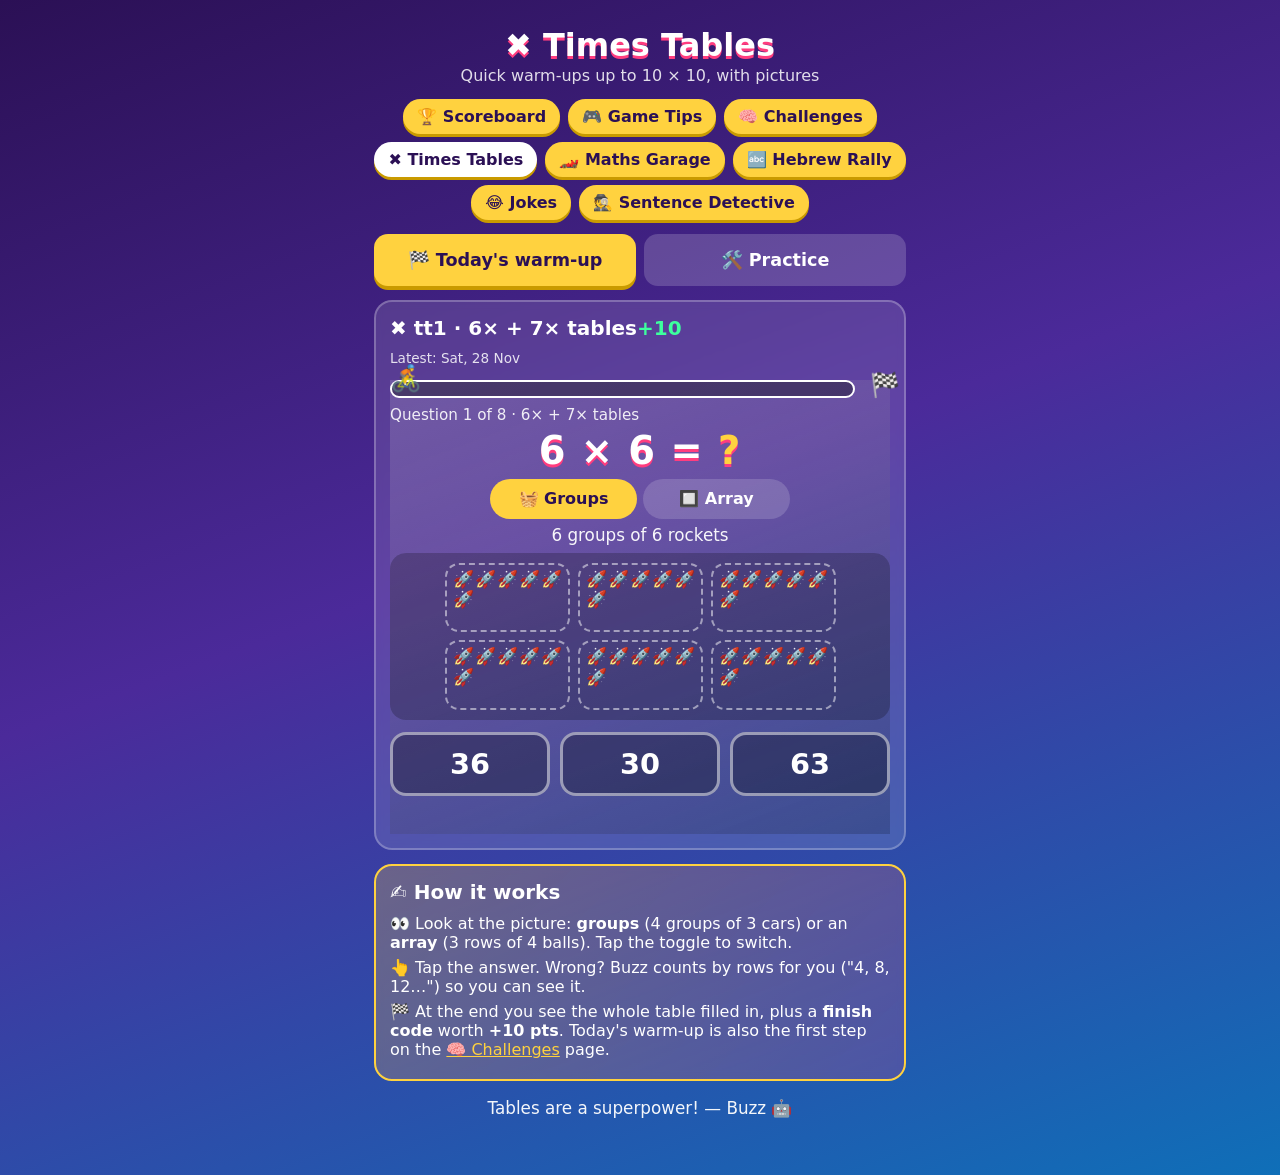
<file: tables.html>
<!doctype html>
<html lang="en">
<head>
<meta charset="utf-8">
<meta name="viewport" content="width=device-width,initial-scale=1">
<meta name="robots" content="noindex, nofollow">
<title>Times Tables</title>
<link rel="stylesheet" href="style.css">
</head>
<body>
<div class="wrap">
  <h1>✖️ Times Tables</h1>
  <p class="sub" id="sub">Quick warm-ups up to 10 × 10, with pictures</p>
  <nav><a href="index.html">🏆 Scoreboard</a><a href="tips.html">🎮 Game Tips</a><a href="challenges.html">🧠 Challenges</a><a class="on" href="tables.html">✖️ Times Tables</a><a href="maths.html">🏎️ Maths Garage</a><a href="hebrew.html">🔤 Hebrew Rally</a><a href="jokes.html">😂 Jokes</a><a href="grammar.html">🕵️ Sentence Detective</a></nav>

  <div class="mg-tabs" role="tablist">
    <button type="button" class="on" data-tab="daily">🏁 Today's warm-up</button>
    <button type="button" data-tab="practice">🛠️ Practice</button>
  </div>

  <section id="daily"><p class="sub">Loading today's warm-up…</p></section>
  <section id="practice" hidden></section>

  <div class="card howto">
    <h2>✍️ How it works</h2>
    <p>👀 Look at the picture: <b>groups</b> (4 groups of 3 cars) or an <b>array</b> (3 rows of 4 balls). Tap the toggle to switch.</p>
    <p>👆 Tap the answer. Wrong? Buzz counts by rows for you ("4, 8, 12…") so you can see it.</p>
    <p>🏁 At the end you see the whole table filled in, plus a <b>finish code</b> worth <b>+10 pts</b>. Today's warm-up is also the first step on the <a class="mg-link" href="challenges.html">🧠 Challenges</a> page.</p>
  </div>
  <p class="sign">Tables are a superpower! — Buzz 🤖</p>
</div>
<script src="timestables-engine.js"></script>
<script src="flow-games.js"></script>
<script>
const T = window.TablesEngine, $ = id => document.getElementById(id), esc = FlowGames.esc;
const today = new Intl.DateTimeFormat("en-CA", {timeZone: "Australia/Sydney"}).format(new Date());
const fmtD = d => new Date(d + "T00:00:00").toLocaleDateString("en-AU", {weekday: "short", day: "numeric", month: "short"});
let DAILY = [], DDATE = null, PT = null;
function renderDaily() {
  const el = $("daily");
  if (!DAILY.length) { el.innerHTML = '<div class="card"><h2>✖️ No warm-up yet</h2><p>Try <b>Practice</b> and pick a table! 🛠️</p></div>'; return; }
  el.innerHTML = DAILY.map(c => `<div class="card"><h2>✖️ ${esc(c.id)} · ${esc(T.label(c.tables))}<span class="ptag">+${c.points}${c.optional ? " bonus" : ""}</span></h2><p class="rule">${DDATE === today ? "🆕 " + fmtD(today) : (DDATE > today ? "👀 Sneak peek: " + fmtD(DDATE) : "Latest: " + fmtD(DDATE))}</p><div id="tt-${esc(c.id)}"></div><div id="send-${esc(c.id)}"></div></div>`).join("");
  DAILY.forEach(c => {
    const show = () => { const p = FlowGames.progress(c), box = $("send-" + c.id); box.innerHTML = p && p.done ? `<a class="sendbtn" href="https://wa.me/?text=${encodeURIComponent(c.id + " " + p.code)}" target="_blank" rel="noopener">Send to Buzz 🤖</a><p class="pick">👉 Pick <b>Chuchu HQ</b> and hit send! (or send everything at once from the <a class="mg-link" href="challenges.html">🧠 Challenges</a> page)</p>` : ""; };
    FlowGames.make(c, $("tt-" + c.id), { onDone: show }); show();
  });
}
function renderPractice() {
  const ps = JSON.parse(localStorage.getItem("buzz-tables-practice") || "{}");
  const pick = [2, 3, 4, 5, 6, 7, 8, 9, 10].map(t => `<button type="button" data-t="${t}" class="${PT && PT[0] === t ? "on" : ""}">${t}×</button>`).join("") +
    `<button type="button" class="wide${PT && PT[0] === "mixed" ? " on" : ""}" data-t="mixed">🎲 Mixed (2-10)</button>`;
  $("practice").innerHTML = `<div class="card"><h2>🛠️ Pick a table</h2><div class="tt-pick">${pick}</div><p class="rule">Practice is just for fun (no points). Rounds finished: <b>${ps.finished || 0}</b></p></div><div class="card" id="pplay"${PT ? "" : " hidden"}></div>`;
  if (PT) FlowGames.make({ id: "practice", type: "timestables", tables: PT, points: 0, date: "practice" }, $("pplay"), { again: () => renderPractice() }, { seed: String(Math.random()) });
}
document.addEventListener("click", e => {
  const t = e.target.closest(".mg-tabs button");
  if (t) { document.querySelectorAll(".mg-tabs button").forEach(b => b.classList.toggle("on", b === t)); $("daily").hidden = t.dataset.tab !== "daily"; $("practice").hidden = t.dataset.tab !== "practice"; if (t.dataset.tab === "practice") renderPractice(); return; }
  const p = e.target.closest("[data-t]");
  if (p) { PT = [p.dataset.t === "mixed" ? "mixed" : Number(p.dataset.t)]; renderPractice(); $("pplay").scrollIntoView({behavior: "smooth", block: "start"}); }
});
const qd = new URLSearchParams(location.search).get("date");
fetch("challenges.json?v=" + Date.now()).then(r => r.json()).then(d => {
  const all = (d.challenges || []).filter(c => c.type === "timestables" && c.key && Array.isArray(c.tables));
  const dates = [...new Set(all.map(c => c.date))].sort(), past = dates.filter(x => x <= today);
  DDATE = qd && dates.includes(qd) ? qd : (past.length ? past[past.length - 1] : null);
  DAILY = all.filter(c => c.date === DDATE);
  if (location.hash === "#practice") document.querySelector('[data-tab="practice"]').click();
  renderDaily();
}).catch(e => { console.error(e); $("daily").innerHTML = '<div class="card"><p>Oops, Buzz couldn\'t load today\'s warm-up. Try <b>Practice</b>! 🛠️</p></div>'; });
</script>
</body>
</html>
</file>
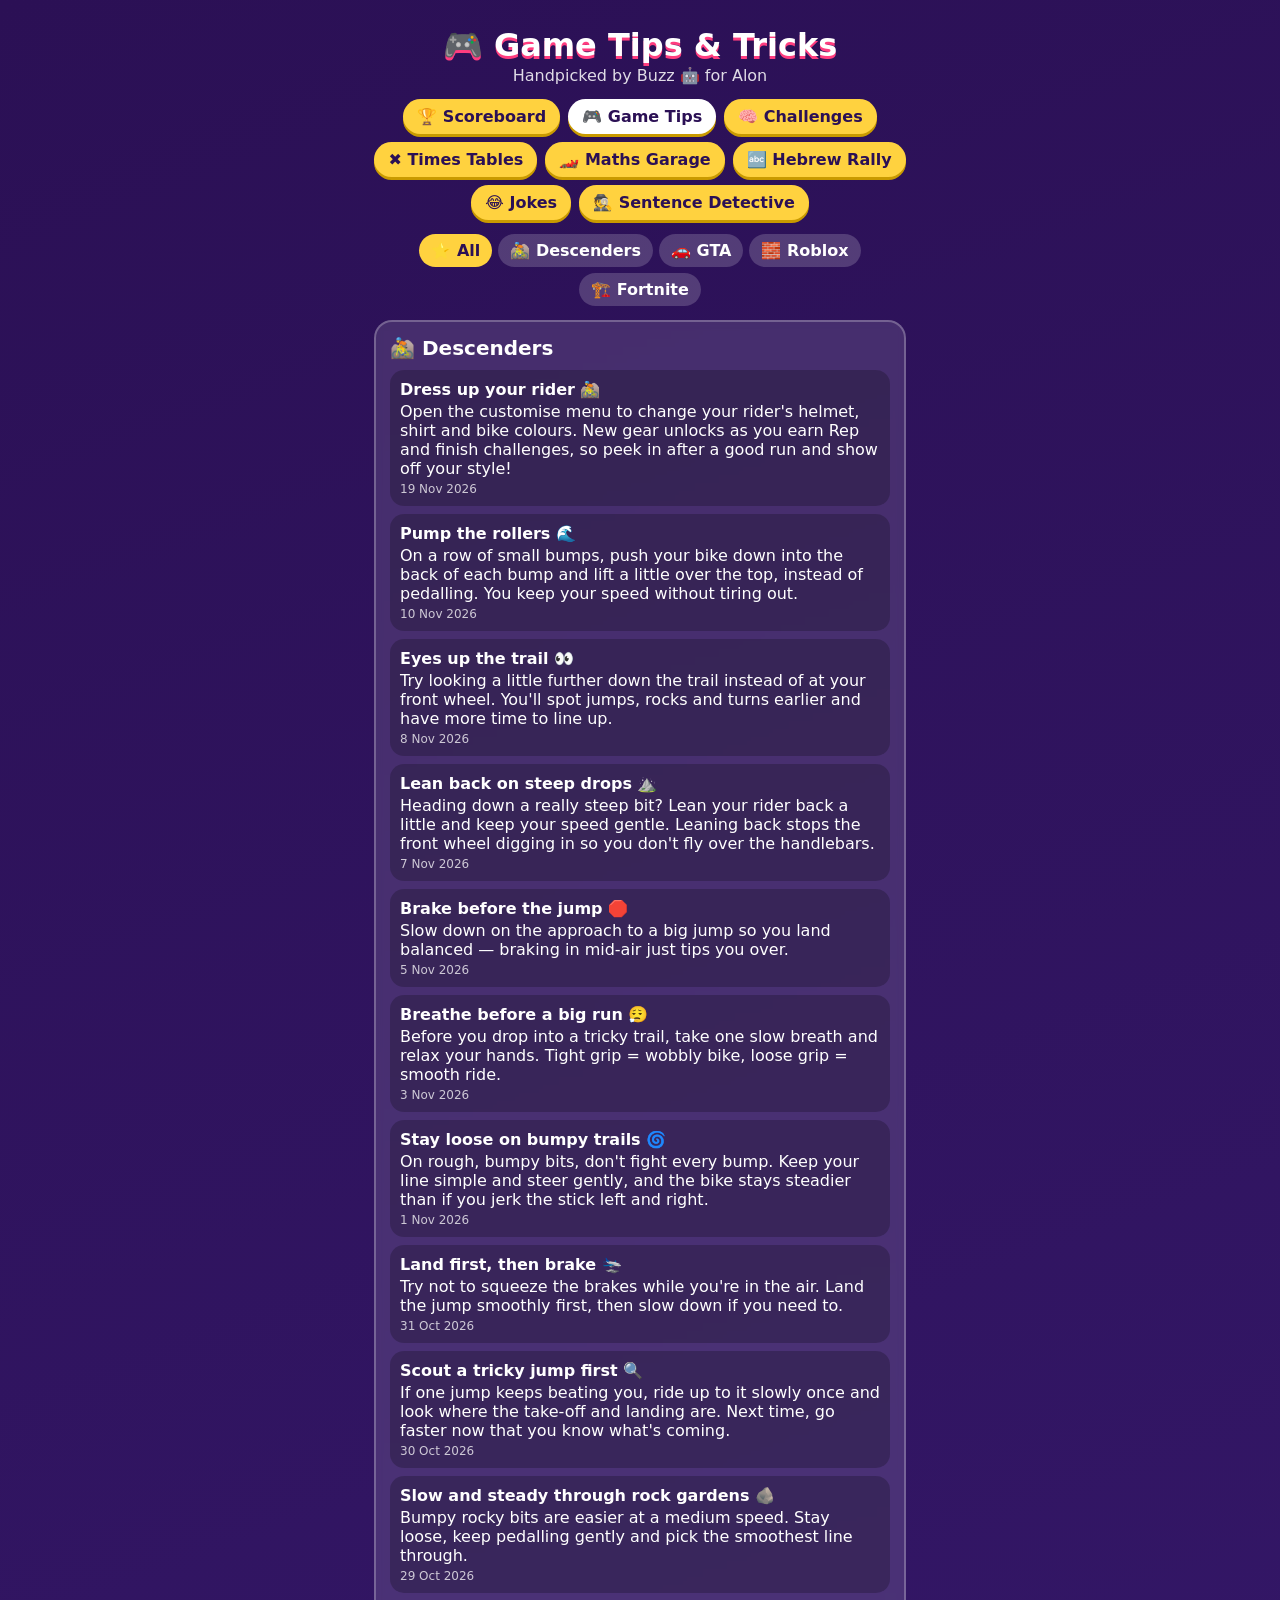
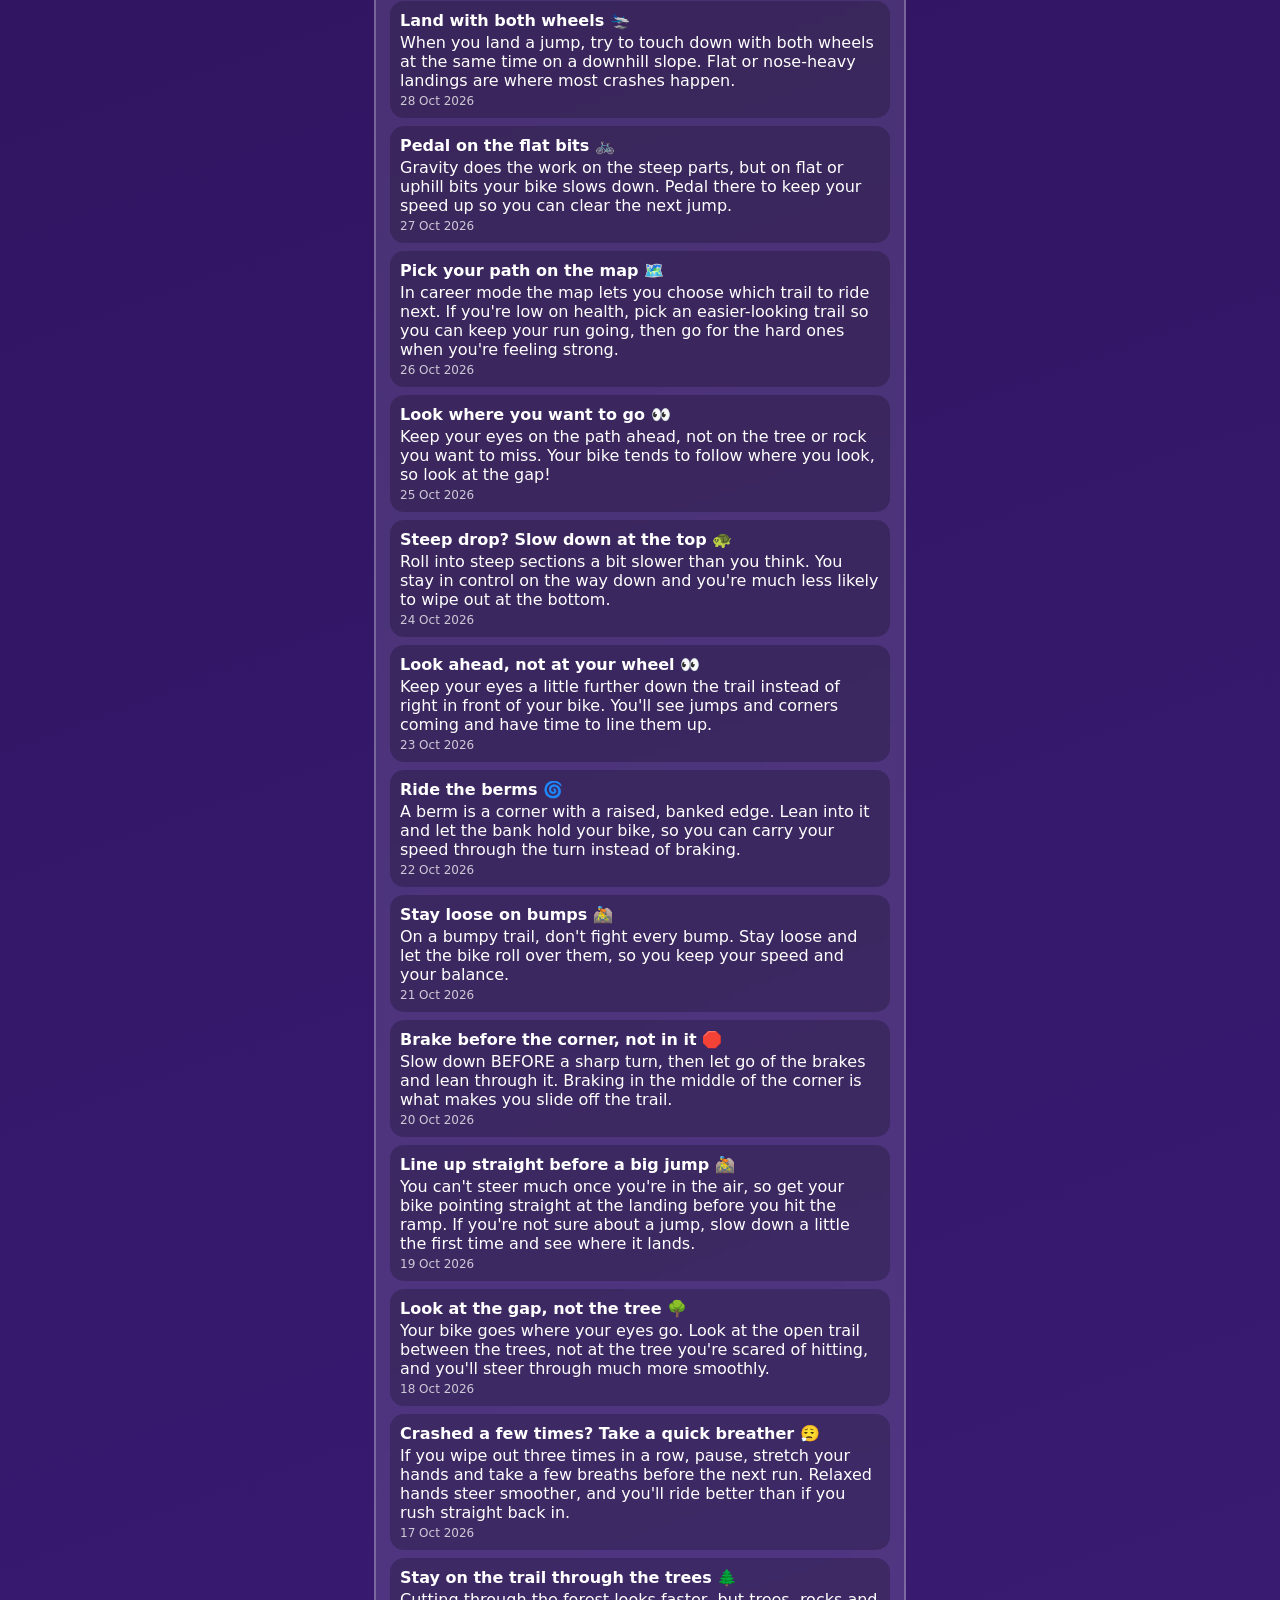
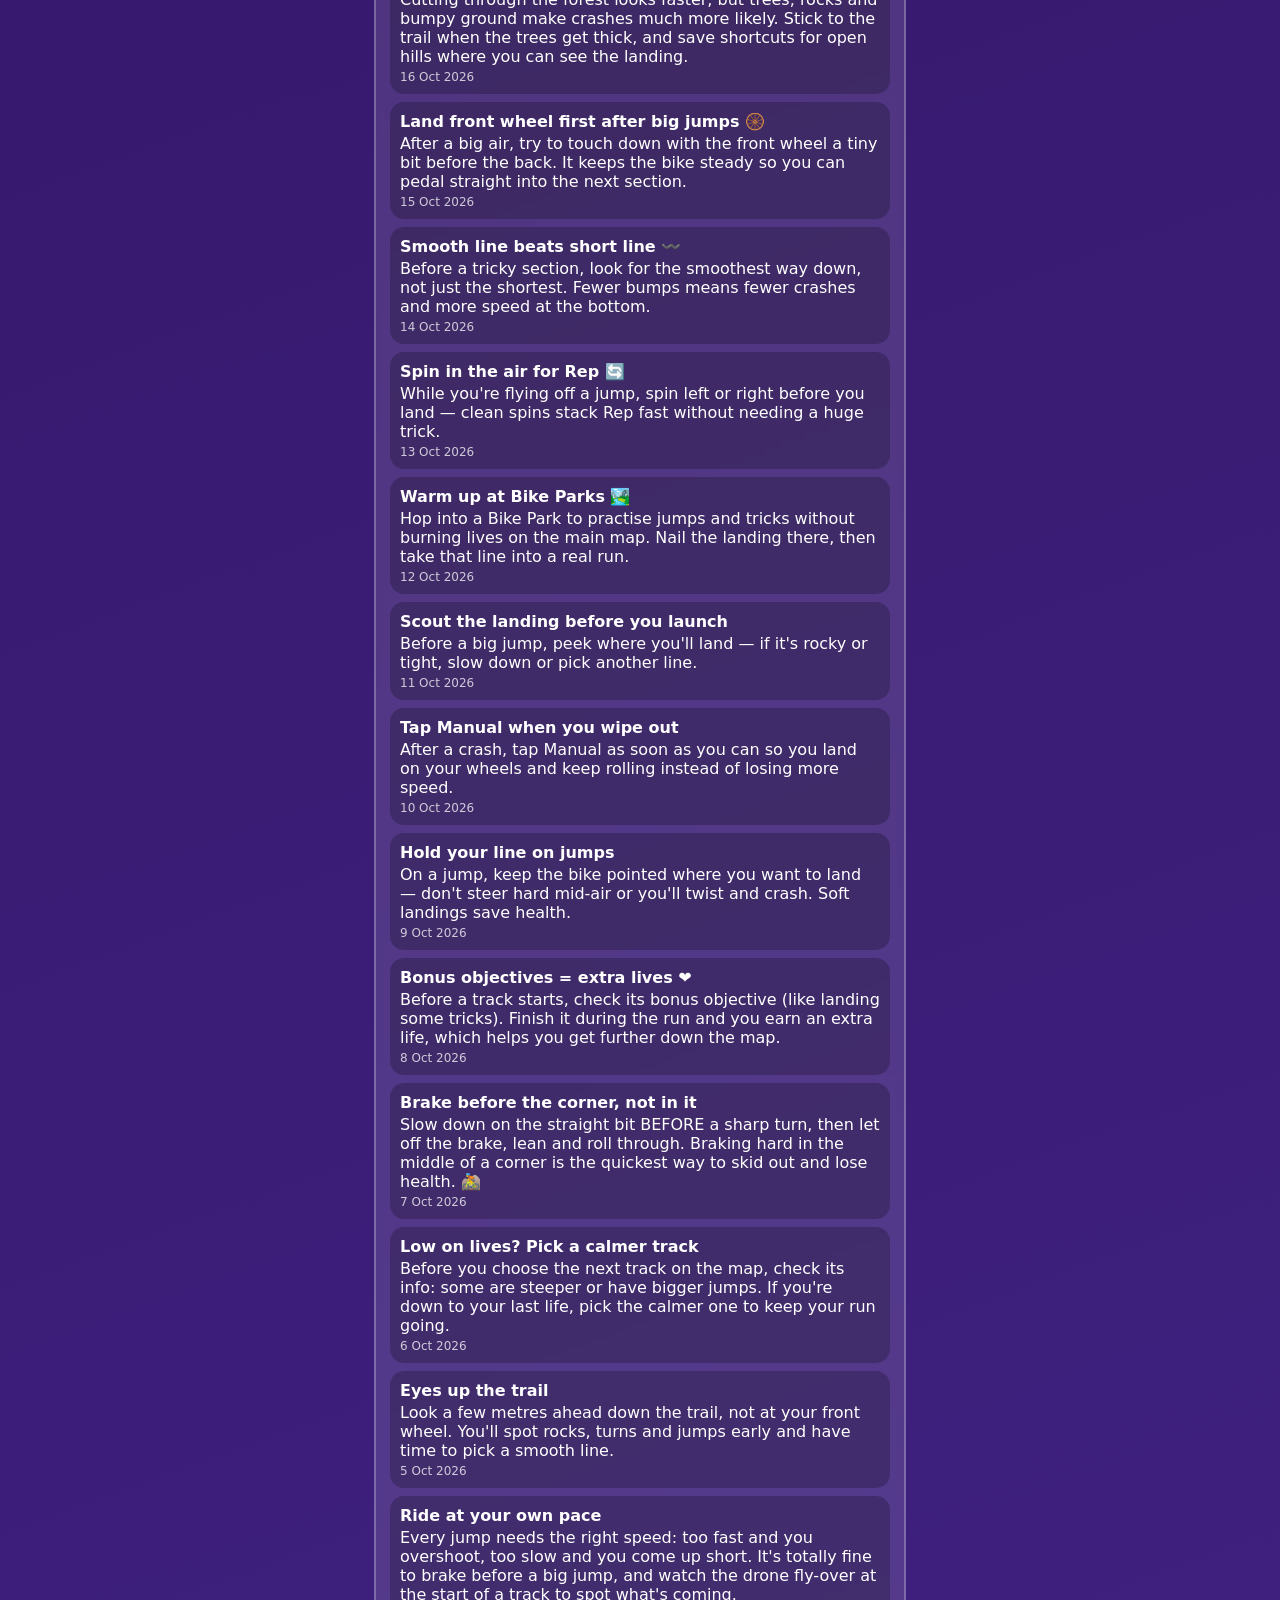
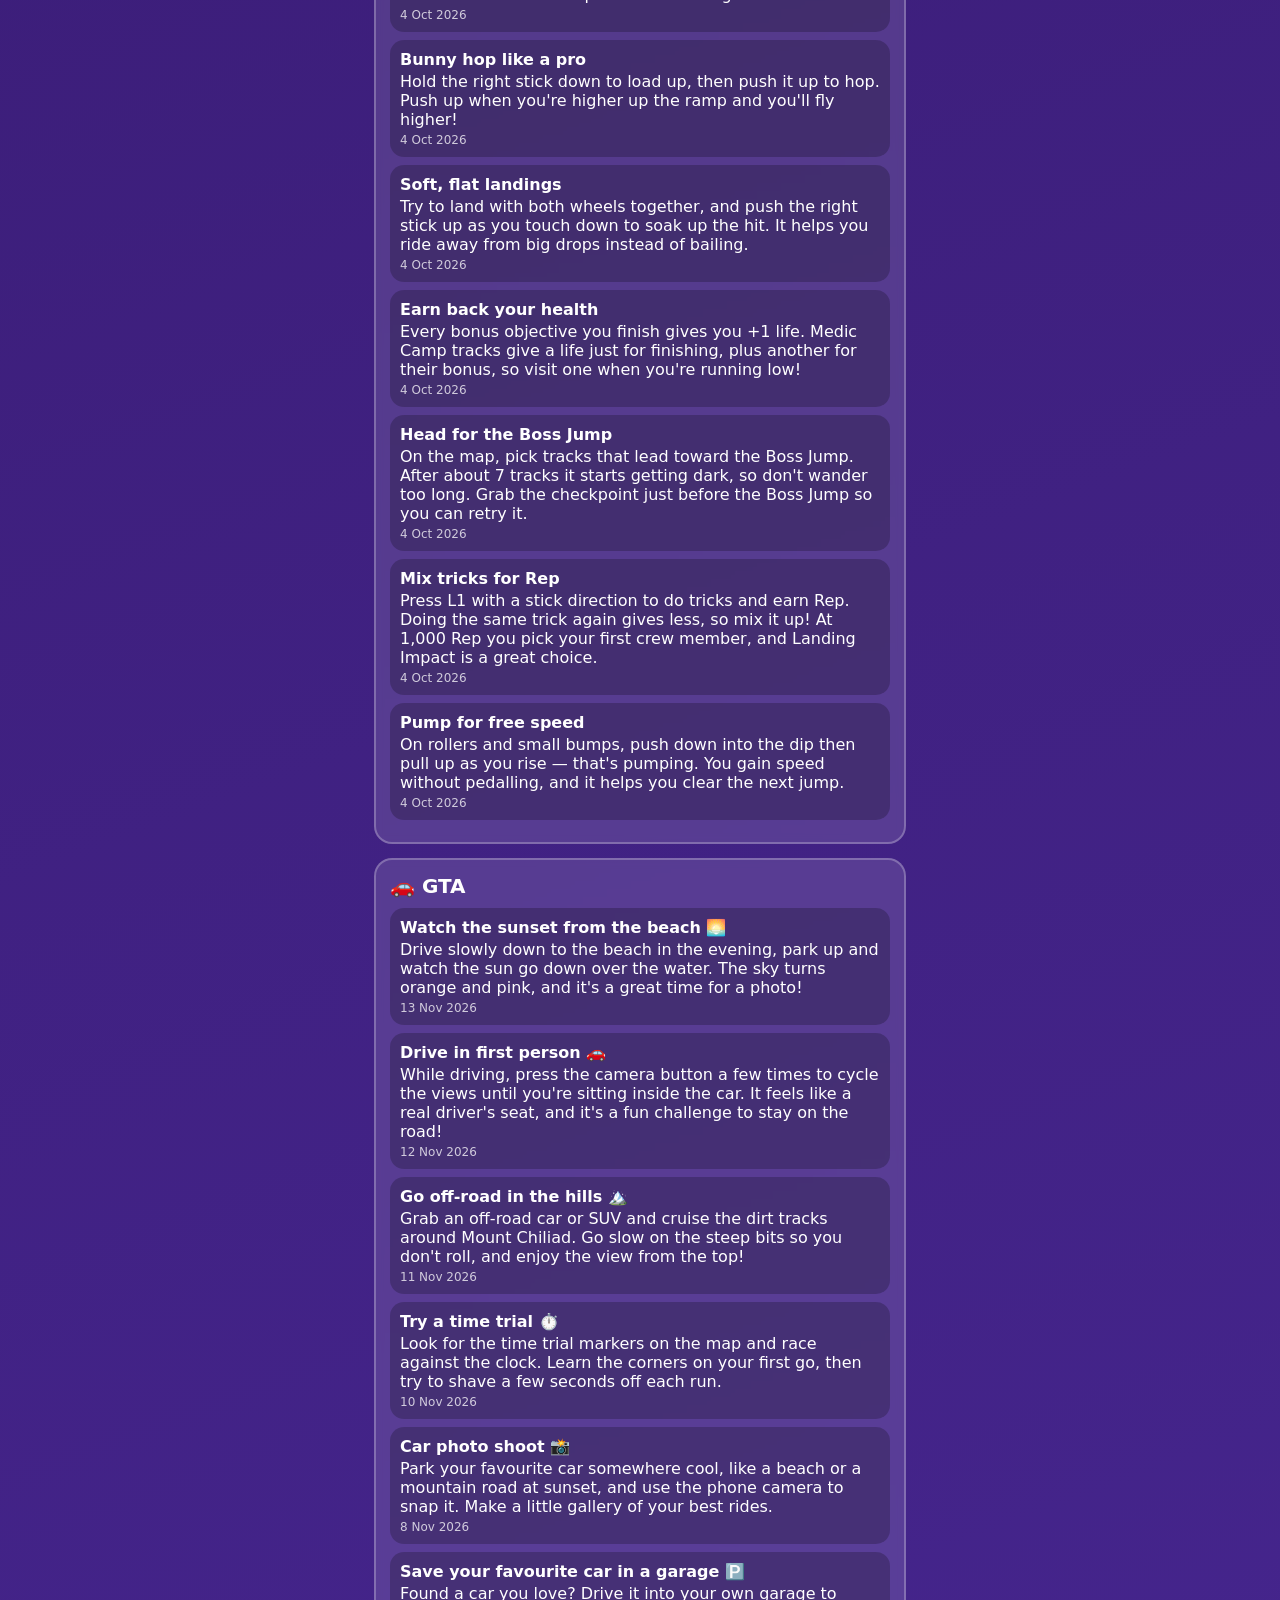
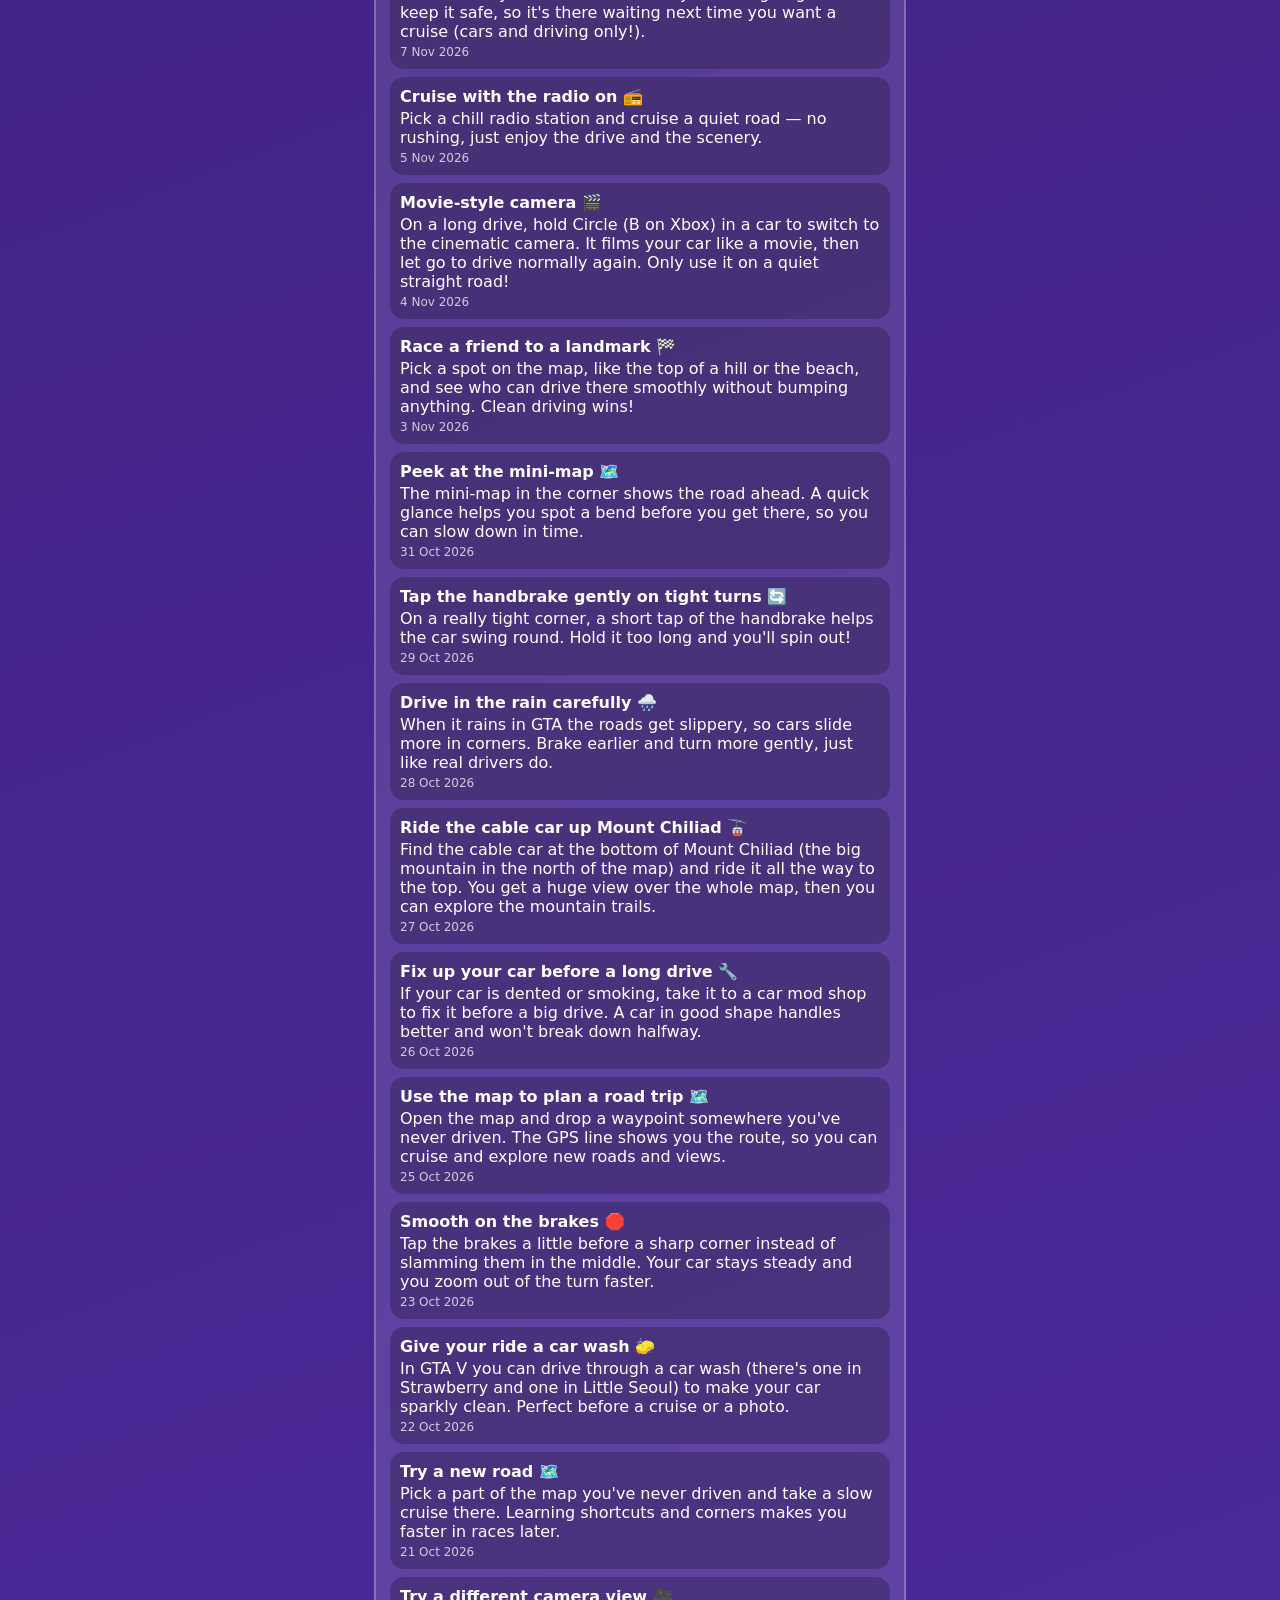
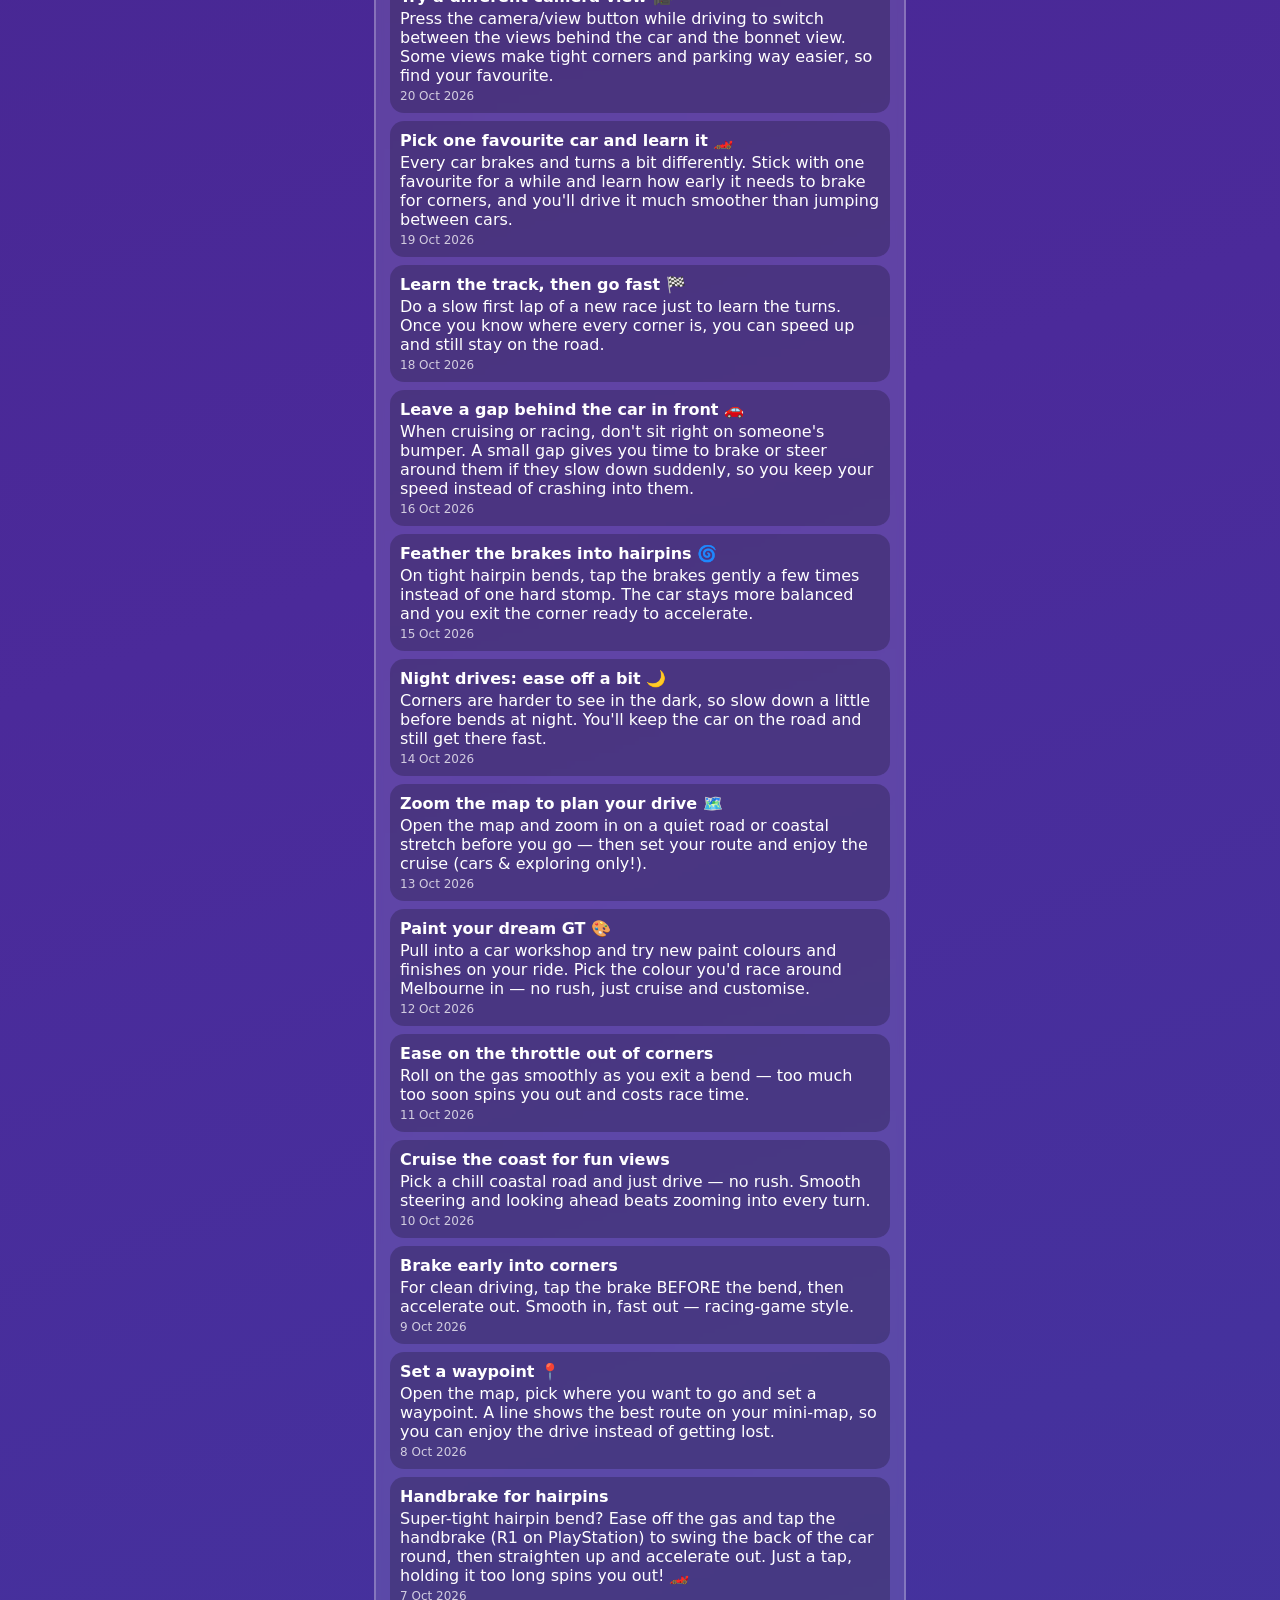
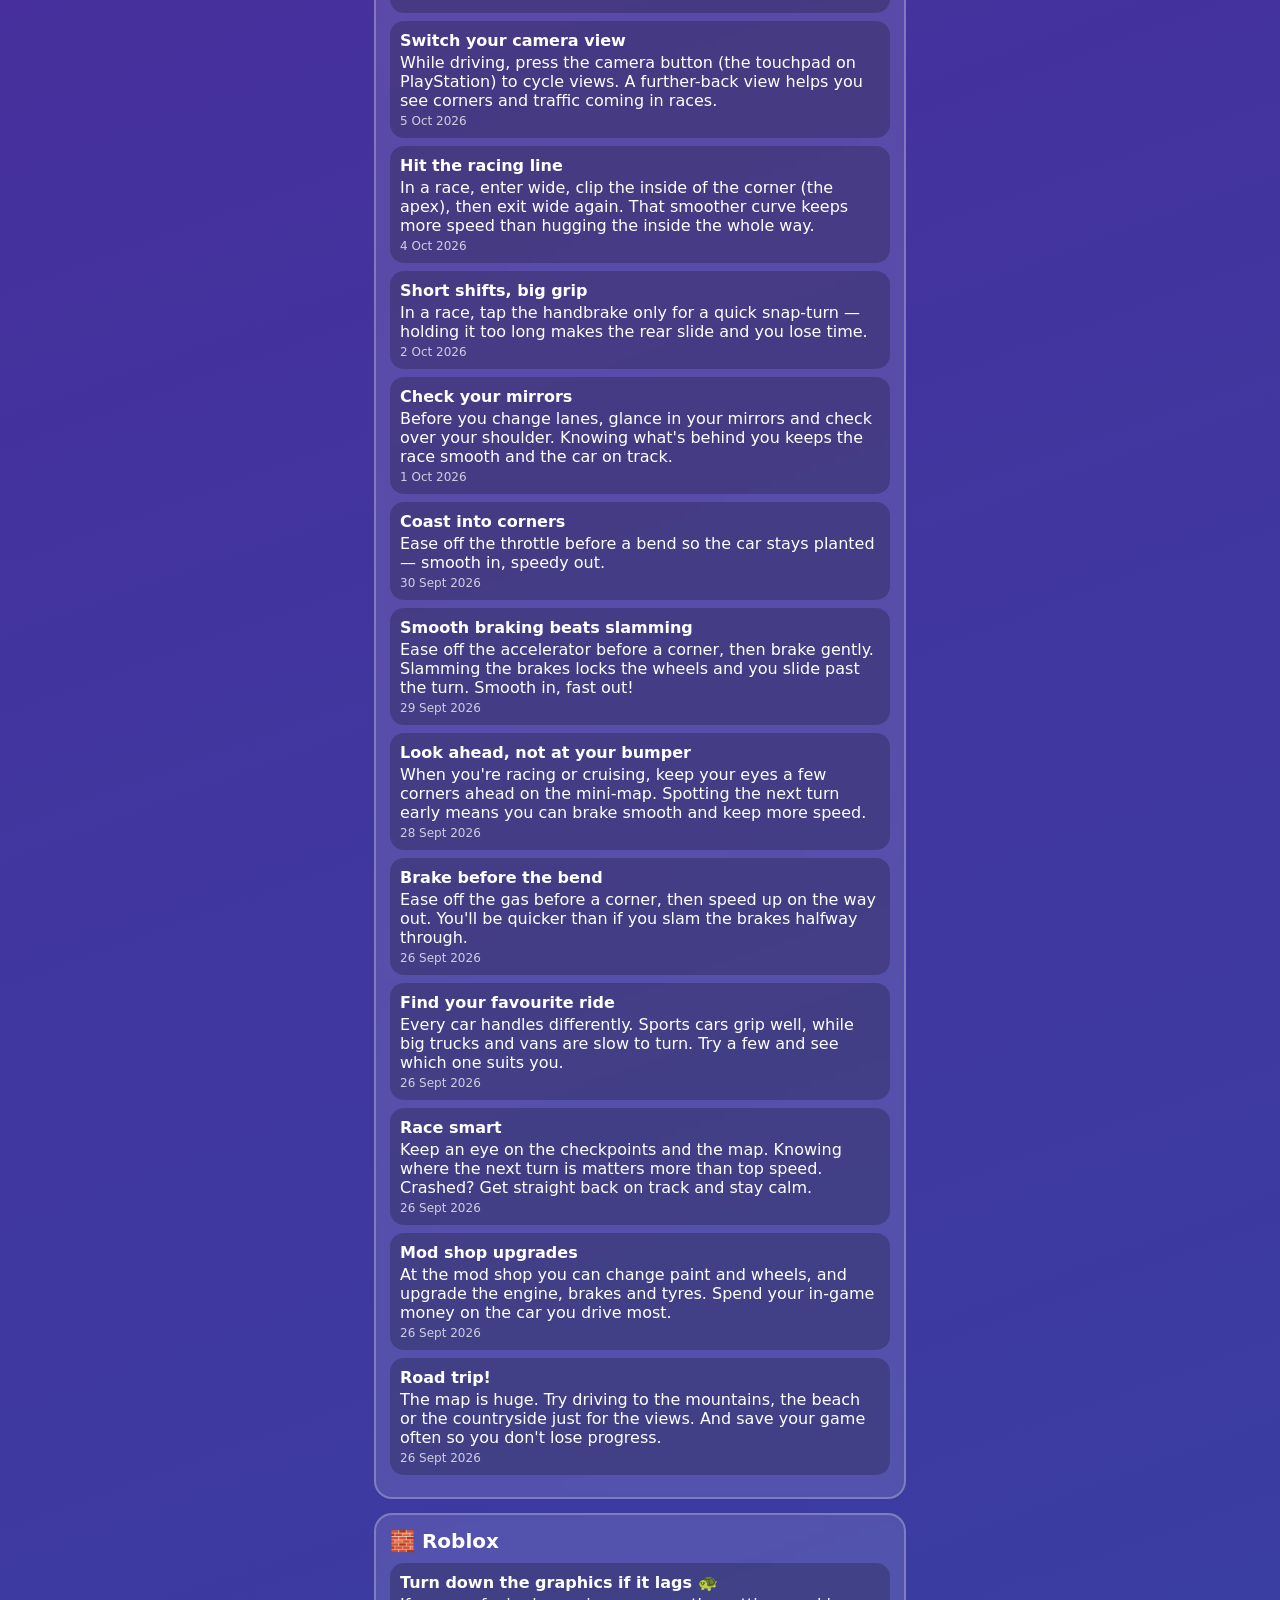
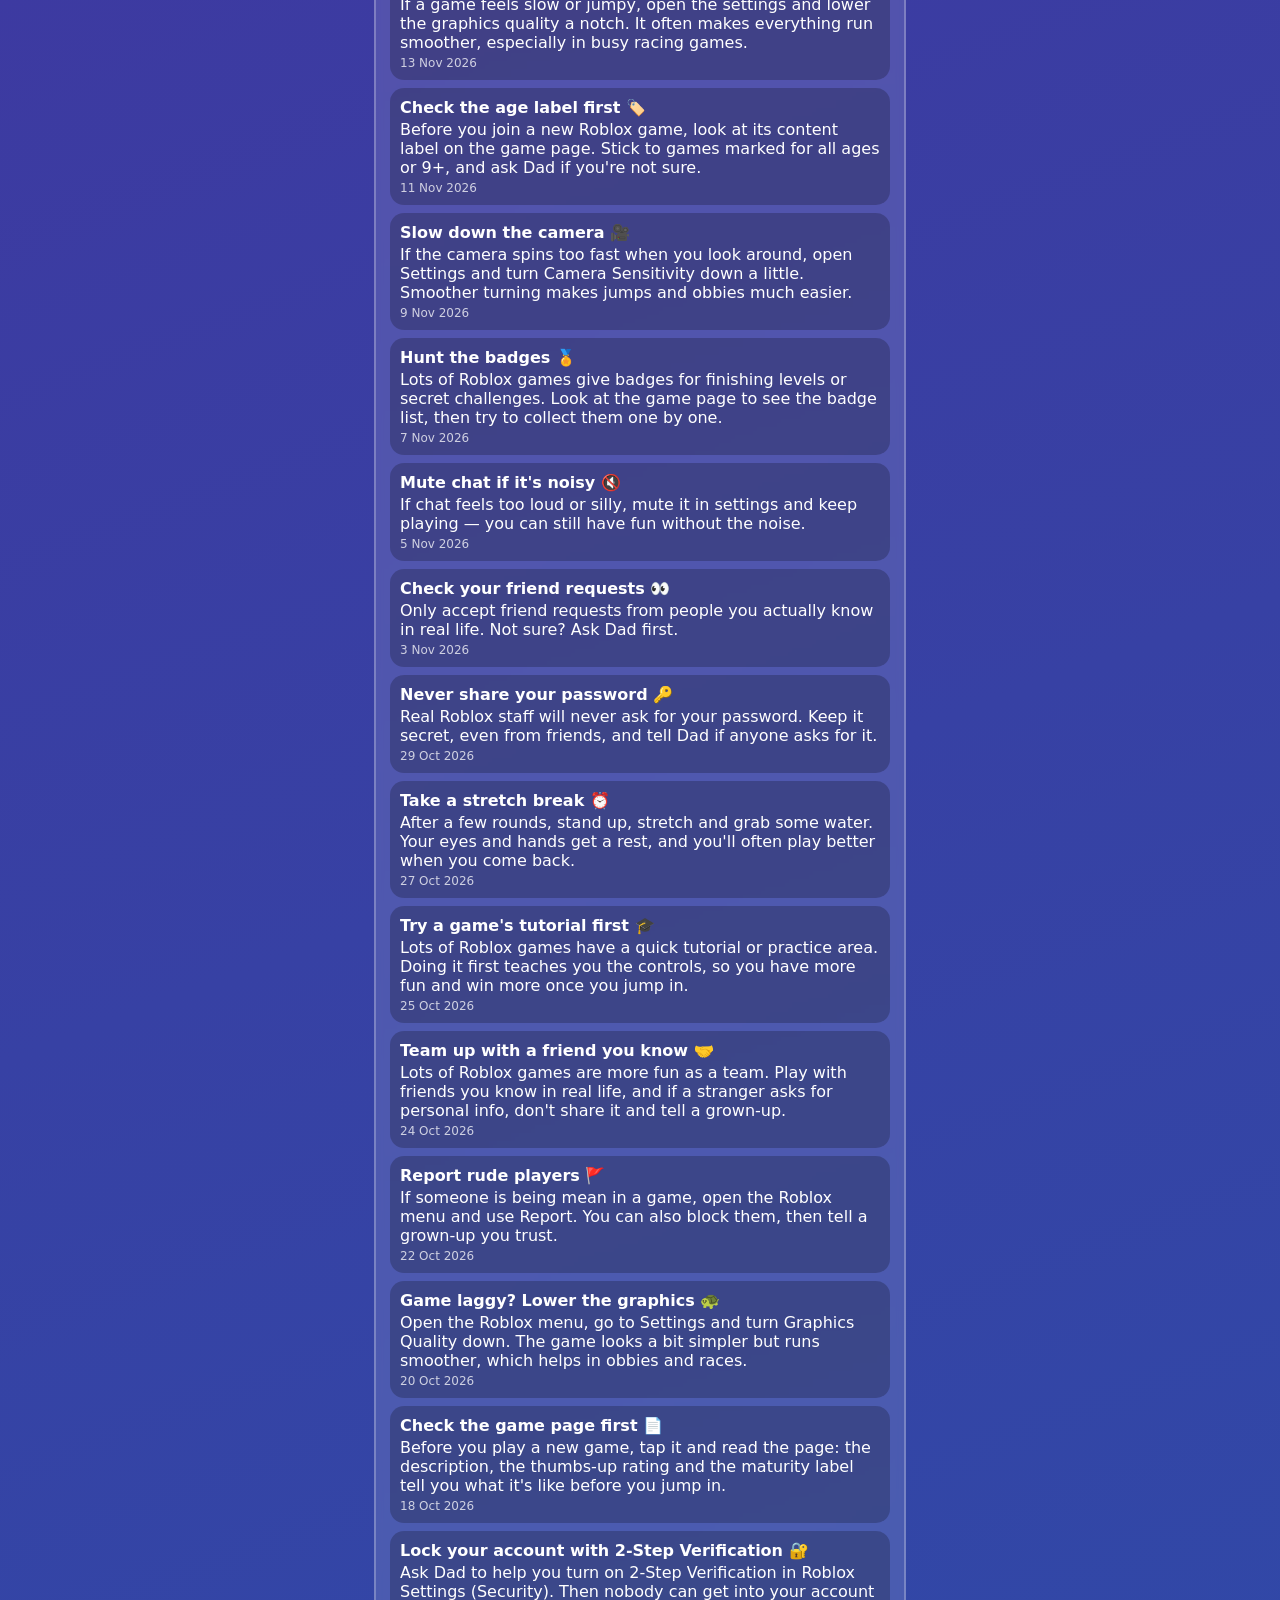
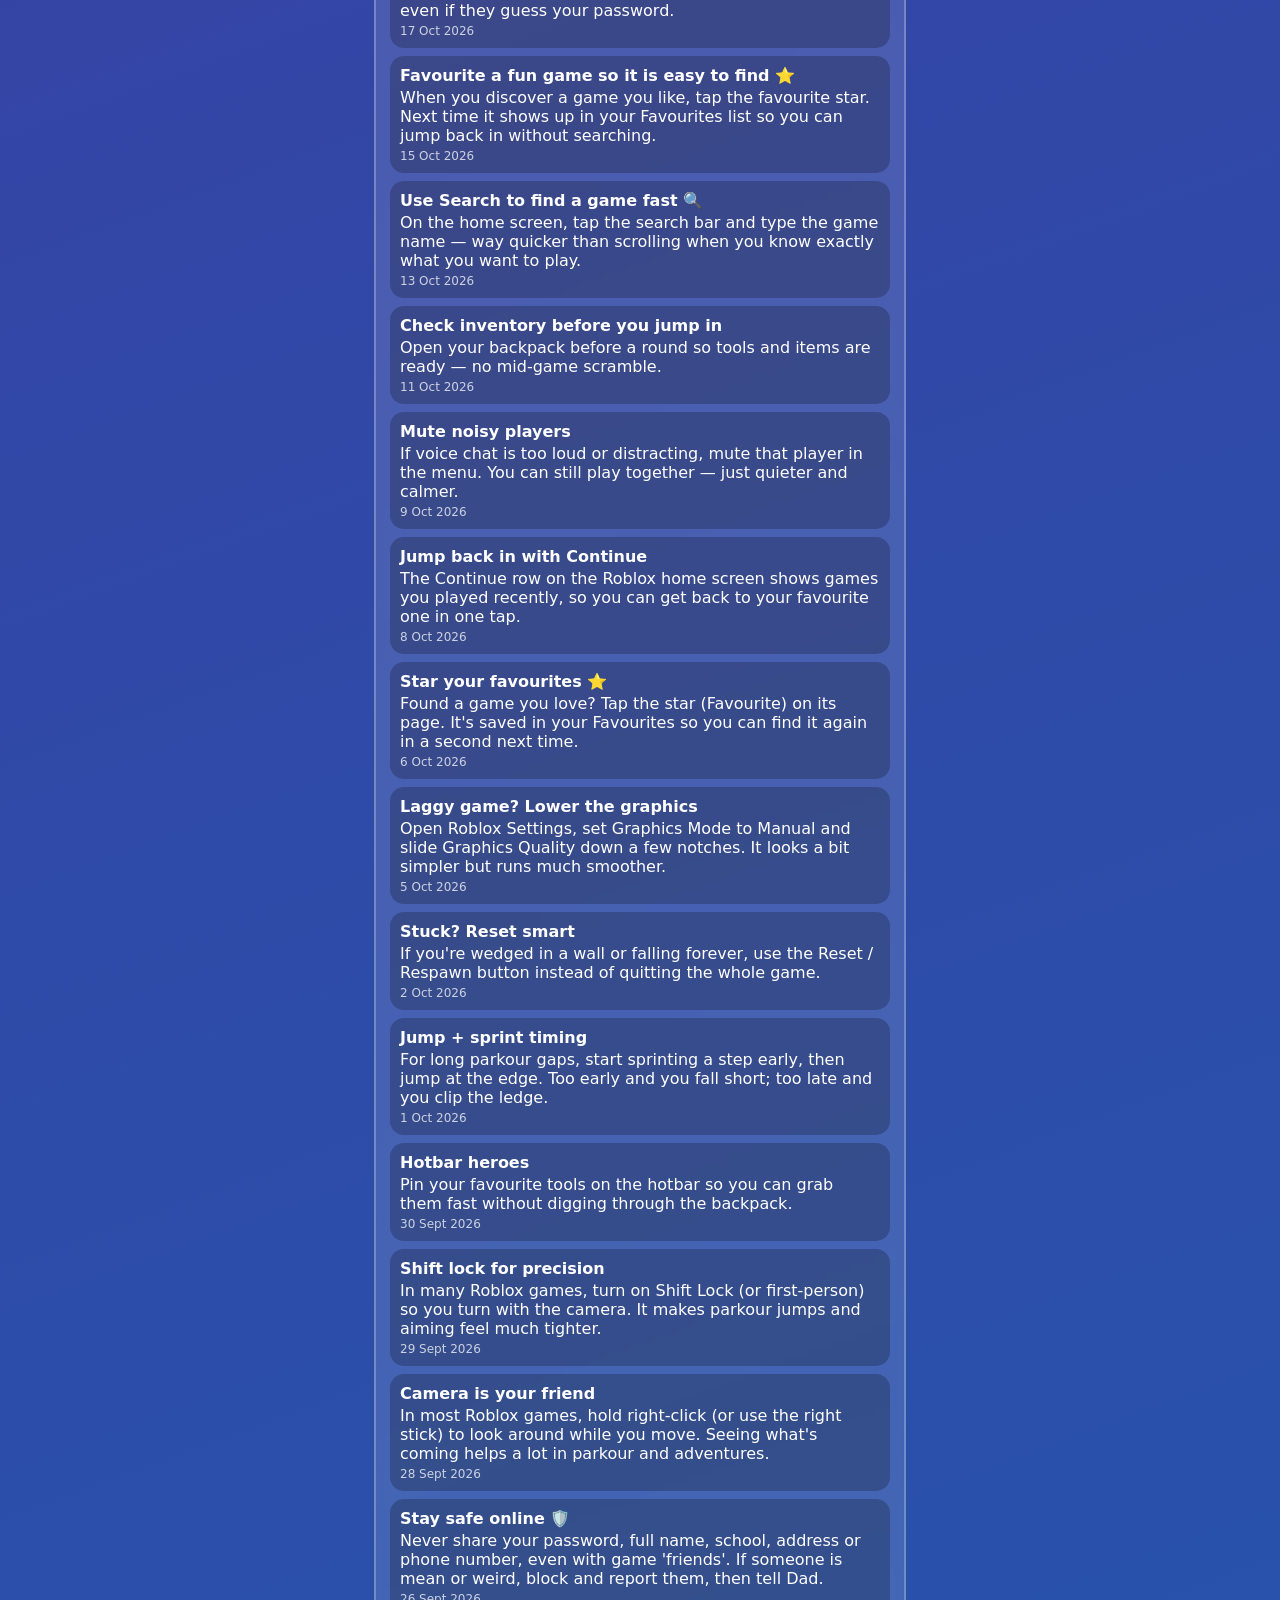
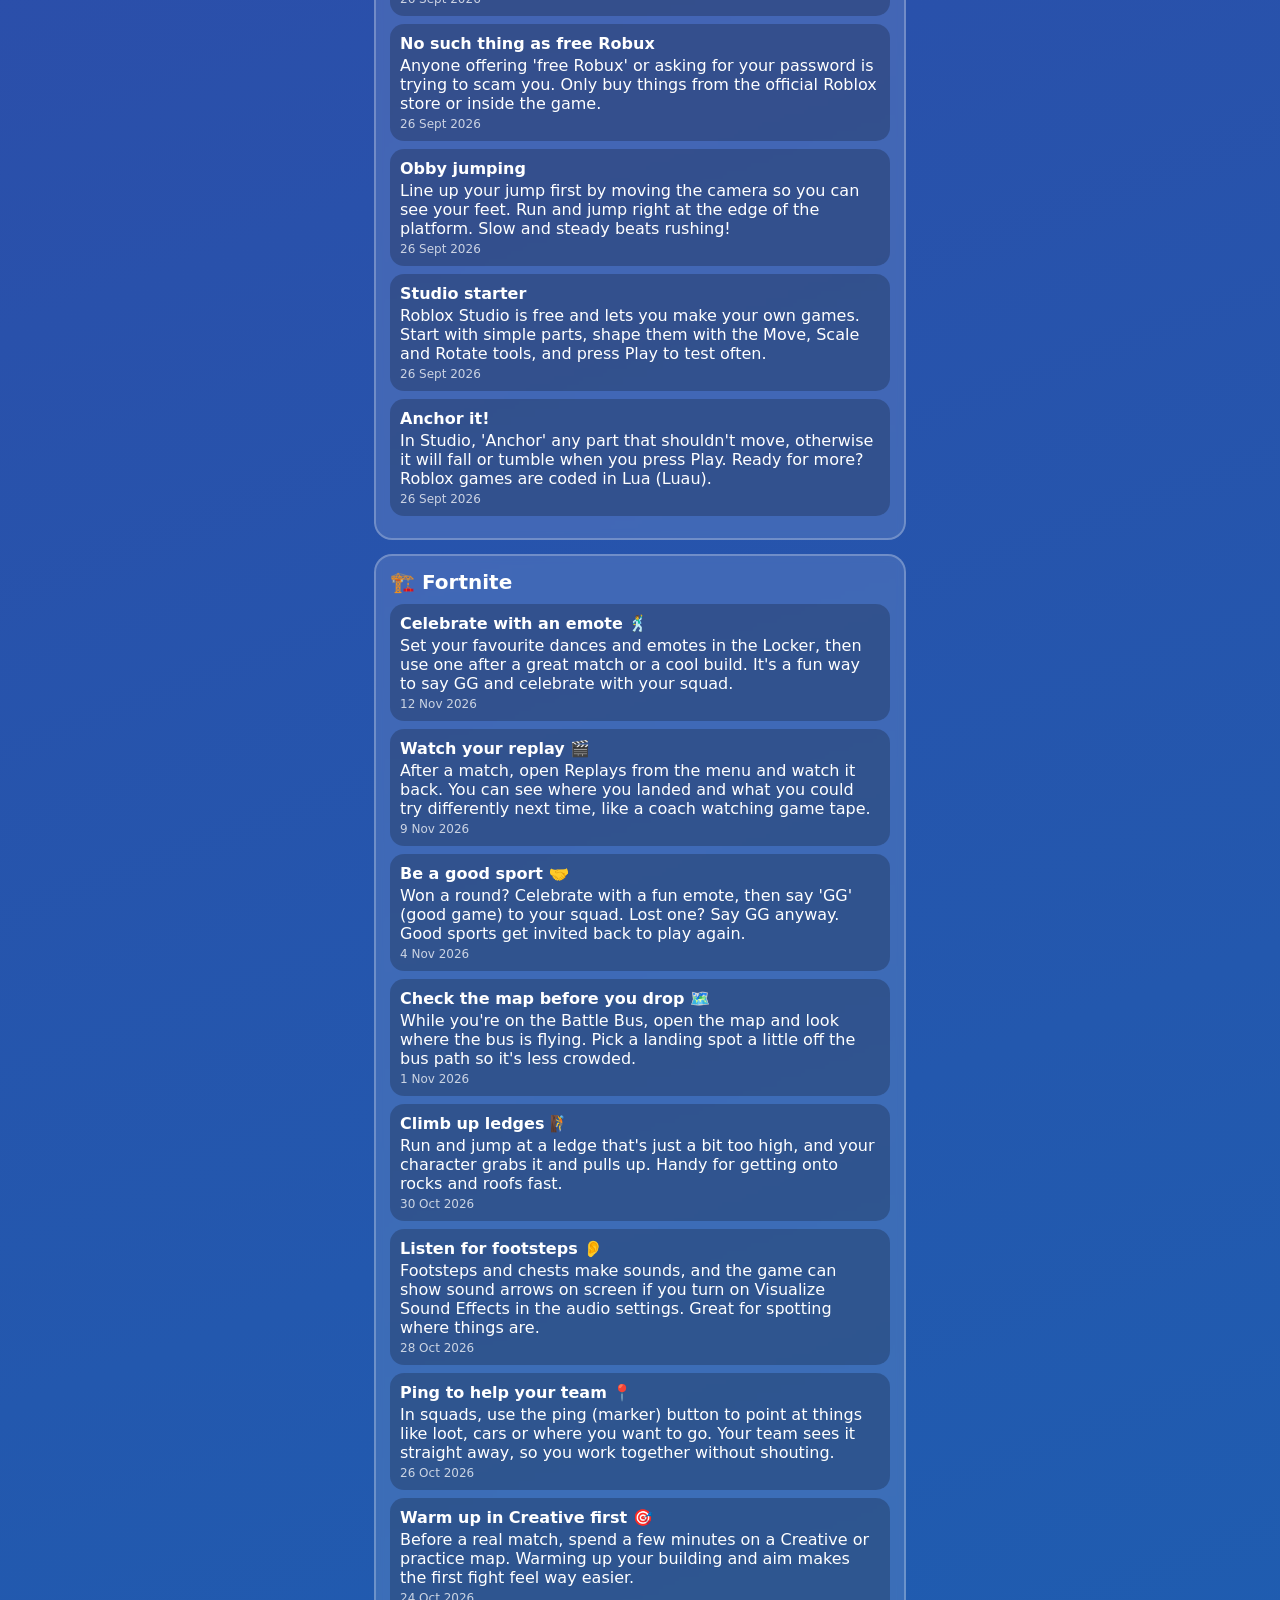
<file: tips.html>
<!doctype html>
<html lang="en">
<head>
<meta charset="utf-8">
<meta name="viewport" content="width=device-width,initial-scale=1">
<meta name="robots" content="noindex, nofollow">
<title>Game Tips &amp; Tricks</title>
<link rel="stylesheet" href="style.css">
</head>
<body>
<div class="wrap">
  <h1>🎮 Game Tips &amp; Tricks</h1>
  <p class="sub" id="sub">Handpicked by Buzz 🤖 for Alon</p>
  <nav><a href="index.html">🏆 Scoreboard</a><a class="on" href="tips.html">🎮 Game Tips</a><a href="challenges.html">🧠 Challenges</a><a href="tables.html">✖️ Times Tables</a><a href="maths.html">🏎️ Maths Garage</a><a href="hebrew.html">🔤 Hebrew Rally</a><a href="jokes.html">😂 Jokes</a><a href="grammar.html">🕵️ Sentence Detective</a></nav>

  <div class="filters" id="filters"></div>
  <div id="groups"><p class="sub">Loading tips…</p></div>

  <div class="card balance">
    <h2>⚡ Buzz's Power-Up Tip</h2>
    <p>Even pro gamers take breaks! After a good session, rest your eyes, grab some water, and maybe shoot a few hoops 🏀 or read a chapter 📚. Your brain comes back sharper <em>and</em> you earn scoreboard points. Double win! 🙌</p>
  </div>

  <p class="sign">Game on! — Buzz 🤖</p>
</div>
<script>
const today = new Intl.DateTimeFormat("en-CA", {timeZone: "Australia/Sydney"}).format(new Date());
const fmt = d => new Date(d + "T00:00:00").toLocaleDateString("en-AU", {day:"numeric", month:"short", year:"numeric"});
const icons = { "GTA": "🚗", "Roblox": "🧱", "Fortnite": "🏗️", "Descenders": "🚵" };
const esc = s => String(s).replace(/[&<>"]/g, c => ({"&":"&amp;","<":"&lt;",">":"&gt;",'"':"&quot;"}[c]));
let tips = [], filter = "All";
function render() {
  const games = [...new Set(tips.map(t => t.game))];
  const newCount = tips.filter(t => t.date === today).length;
  document.getElementById("sub").textContent = newCount
    ? `🆕 ${newCount} new tip${newCount > 1 ? "s" : ""} today! — from Buzz 🤖`
    : "Handpicked by Buzz 🤖 for Alon";
  document.getElementById("filters").innerHTML = ["All", ...games].map(g =>
    `<button class="${g === filter ? "on" : ""}" data-g="${esc(g)}">${g === "All" ? "⭐" : (icons[g] || "🎮")} ${esc(g)}</button>`).join("");
  document.querySelectorAll("#filters button").forEach(b => b.onclick = () => { filter = b.dataset.g; render(); });
  document.getElementById("groups").innerHTML = games.filter(g => filter === "All" || g === filter).map(g => {
    const list = tips.filter(t => t.game === g);
    const hasNew = list.some(t => t.date === today);
    return `<div class="card"><h2>${icons[g] || "🎮"} ${esc(g)}${hasNew ? '<span class="new">NEW TODAY</span>' : ""}</h2>` +
      list.map(t => `<div class="tipitem"><b>${esc(t.title)}${t.date === today ? '<span class="new">NEW TODAY</span>' : ""}</b>${esc(t.tip)}<div class="d">${fmt(t.date)}</div></div>`).join("") +
      `</div>`;
  }).join("");
}
fetch("tips.json?v=" + Date.now()).then(r => r.json()).then(d => {
  // newest first; games ordered by their most recent tip
  tips = d.tips.map((t, i) => ({...t, i})).sort((a, b) => b.date.localeCompare(a.date) || a.i - b.i);
  render();
}).catch(() => { document.getElementById("groups").innerHTML = '<p class="sub">Oops, Buzz couldn\'t load the tips. Try again soon!</p>'; });
</script>
</body>
</html>
</file>
<file: style.css>
*{box-sizing:border-box}
body{margin:0;font-family:"Trebuchet MS",system-ui,-apple-system,sans-serif;background:linear-gradient(160deg,#2b1055 0%,#4b2a9a 45%,#0f6fb8 100%);color:#fff;min-height:100vh}
.wrap{max-width:560px;margin:0 auto;padding:16px 14px 40px}
h1{font-size:2rem;text-align:center;margin:10px 0 2px;text-shadow:0 3px 0 #ff3d7f}
.sub{text-align:center;opacity:.85;margin:0 0 14px}
nav{display:flex;justify-content:center;gap:8px;margin-bottom:14px}
nav a{background:#ffd23f;color:#2b1055;text-decoration:none;font-weight:bold;padding:8px 14px;border-radius:999px;box-shadow:0 3px 0 #c99a00}
nav a.on{background:#fff}
.card{background:rgba(255,255,255,.12);border:2px solid rgba(255,255,255,.25);border-radius:18px;padding:14px;margin-bottom:14px;backdrop-filter:blur(4px)}
.card h2{margin:0 0 10px;font-size:1.25rem}
.big{text-align:center}
.pts{font-size:4rem;font-weight:900;line-height:1;color:#ffd23f;text-shadow:0 4px 0 #ff3d7f}
.lvl{font-size:1.4rem;margin:8px 0}
.bar{height:22px;background:rgba(0,0,0,.35);border-radius:999px;overflow:hidden;border:2px solid #fff}
.fill{height:100%;background:linear-gradient(90deg,#3dff9e,#ffd23f,#ff3d7f);width:0;transition:width 1.2s ease}
.next{font-size:.95rem;margin-top:6px;opacity:.9}
.badges{display:grid;grid-template-columns:repeat(auto-fill,minmax(96px,1fr));gap:8px}
.badge{background:rgba(0,0,0,.25);border-radius:14px;padding:8px;text-align:center;font-size:.8rem}
.badge .e{font-size:2rem;display:block}
.badge.off{opacity:.35;filter:grayscale(1)}
.win{display:flex;gap:10px;align-items:center;background:rgba(0,0,0,.22);border-radius:14px;padding:10px;margin-bottom:8px}
.win .e{font-size:2rem}
.win .t{flex:1}
.win .d{font-size:.78rem;opacity:.8}
.win .p{font-weight:900;color:#3dff9e;font-size:1.2rem;white-space:nowrap}
ul{padding-left:20px;margin:0}
li{margin:5px 0}
.cats{display:flex;flex-wrap:wrap;gap:6px;margin-bottom:10px}
.chip{background:rgba(0,0,0,.25);border-radius:999px;padding:4px 10px;font-size:.85rem}
.sign{text-align:center;font-size:1.05rem;opacity:.95}
.tip h3{margin:12px 0 4px;font-size:1.05rem}
.balance{background:linear-gradient(135deg,rgba(61,255,158,.25),rgba(255,210,63,.25))}
.new{display:inline-block;background:#ff3d7f;color:#fff;font-size:.7rem;font-weight:900;padding:2px 7px;border-radius:999px;margin-left:6px;vertical-align:middle;animation:pop 1.2s ease-in-out infinite}
@keyframes pop{50%{transform:scale(1.12)}}
.filters{display:flex;flex-wrap:wrap;gap:6px;justify-content:center;margin-bottom:14px}
.filters button{font:inherit;font-weight:bold;border:0;border-radius:999px;padding:7px 12px;background:rgba(255,255,255,.18);color:#fff;cursor:pointer}
.filters button.on{background:#ffd23f;color:#2b1055}
.tipitem{background:rgba(0,0,0,.22);border-radius:14px;padding:10px;margin-bottom:8px}
.tipitem b{display:block;margin-bottom:3px}
.tipitem .d{font-size:.75rem;opacity:.75;margin-top:4px}
.win{border-left:6px solid transparent}
.win.minus{background:rgba(255,60,90,.18)}
.win.minus .p{color:#ff6b7d}
.win.bonus{background:linear-gradient(90deg,rgba(255,210,63,.3),rgba(255,61,127,.2))}
.win.bonus .p{color:#ffd23f}
.tagtoday{display:inline-block;background:rgba(255,255,255,.25);color:#fff;font-size:.7rem;font-weight:900;padding:2px 7px;border-radius:999px;margin-left:6px;vertical-align:middle}
.cash{background:linear-gradient(135deg,rgba(61,255,158,.28),rgba(15,111,184,.25));border-color:#3dff9e;text-align:center}
.cashline{font-size:1.15rem;margin-bottom:8px}
.cashline b{color:#ffd23f}
.bar.money .fill{background:linear-gradient(90deg,#1fbf6a,#3dff9e,#b8ff5a)}
.cashbig{font-size:1.6rem;font-weight:900;margin-top:8px;color:#b8ff5a;text-shadow:0 3px 0 #1a6b3e}
.streak{text-align:center;background:linear-gradient(135deg,rgba(255,138,61,.28),rgba(255,61,127,.22));border-color:#ff8a3d}
.streakrow{display:flex;gap:10px;justify-content:center}
.sbox{flex:1;background:rgba(0,0,0,.25);border-radius:14px;padding:8px}
.snum{font-size:2.6rem;font-weight:900;color:#ffd23f;text-shadow:0 3px 0 #ff3d7f;line-height:1.1}
.dots{display:flex;justify-content:center;gap:6px;margin:10px 0 4px;flex-wrap:wrap}
.dot{width:36px;height:36px;border-radius:50%;background:rgba(0,0,0,.3);display:flex;align-items:center;justify-content:center;font-size:1.1rem;filter:grayscale(1);opacity:.45}
.dot.on{background:rgba(255,210,63,.35);filter:none;opacity:1;box-shadow:0 0 8px #ffd23f}
.rule{font-size:.85rem;opacity:.85;margin-top:6px}
nav{flex-wrap:wrap}
/* Daily Challenge page */
.howto{background:linear-gradient(135deg,rgba(255,210,63,.25),rgba(255,61,127,.2));border-color:#ffd23f}
.howto p{margin:6px 0}
code{background:rgba(0,0,0,.35);color:#ffd23f;border-radius:8px;padding:2px 7px;font-family:ui-monospace,Menlo,Consolas,monospace;font-size:1rem;white-space:nowrap}
.codes{display:flex;flex-wrap:wrap;gap:8px;margin:6px 0}
.codes code{font-size:1.15rem;padding:5px 10px}
.chal h2{display:flex;align-items:center;gap:6px;flex-wrap:wrap}
.chal .id{background:#ffd23f;color:#2b1055;border-radius:8px;padding:0 8px;font-family:ui-monospace,Menlo,Consolas,monospace}
.ptag{margin-left:auto;color:#3dff9e;font-weight:900}
.prompt{font-size:1.15rem;margin:4px 0 10px}
.sum,.bus{font-family:ui-monospace,Menlo,Consolas,monospace;font-size:2.4rem;font-weight:900;display:table;margin:6px auto 10px;background:rgba(0,0,0,.25);border-radius:14px;padding:10px 18px}
.mrow,.brow{display:flex;justify-content:flex-end}
.mrow.line{border-bottom:4px solid #fff}
.mrow.total{color:#ffd23f}
.c{display:inline-block;width:1.15em;text-align:center;position:relative;line-height:1.3}
.c.blank,.blank{background:#ff3d7f;color:#fff;border-radius:8px;box-shadow:0 0 0 3px #fff inset}
.brow{justify-content:flex-start}
.q{display:flex;color:#ffd23f;padding-left:6px}
.dv{border-right:4px solid #fff}
.house{display:flex;border-top:4px solid #fff;padding-left:6px}
.house sup{position:absolute;left:-.1em;top:.05em;font-size:.45em;line-height:1;color:#3dff9e;padding:1px 3px}
.house sup.blank{color:#fff;font-size:.55em;top:-.1em}
.steps{margin:0 0 6px;padding-left:24px;font-size:1.05rem}
.steps li{margin:4px 0}
.bl{background:#ff3d7f;border-radius:6px;padding:0 6px}
.heb{font-size:7rem;line-height:1.1;text-align:center;font-weight:900;color:#ffd23f;text-shadow:0 5px 0 #ff3d7f;font-family:"Noto Sans Hebrew","Arial Hebrew",Arial,sans-serif}
.choices{display:grid;grid-template-columns:1fr 1fr;gap:8px;margin:8px 0}
.choice{background:rgba(0,0,0,.25);border-radius:14px;padding:12px 10px;font-size:1.2rem}
.choice b{display:inline-block;background:#fff;color:#2b1055;border-radius:50%;width:1.7em;height:1.7em;text-align:center;line-height:1.7em;margin-right:6px}
.read{font-size:1.45rem;line-height:1.6;background:rgba(0,0,0,.22);border-radius:14px;padding:14px;margin:6px 0 10px}
.ans{font-size:1rem;margin:6px 0 0;opacity:.95}
details.past summary{cursor:pointer;font-weight:bold;font-size:1.1rem}
details.past[open] summary{margin-bottom:10px}
.note{background:#ffd23f;color:#2b1055;border-radius:12px;padding:8px 10px;font-weight:700;margin:0 0 10px}
.from{font-size:.95rem;opacity:.9;margin:0 0 6px}
.tip{font-size:.9rem;opacity:.85}
.optional{background:rgba(61,255,158,.18);border:2px dashed #3dff9e;border-radius:12px;padding:8px 10px;font-weight:700}
.bigsum{font-size:2.4rem;font-weight:900;text-align:center;letter-spacing:2px;margin:8px 0}
.gamebox{background:linear-gradient(135deg,rgba(61,255,158,.25),rgba(0,180,255,.25));border-color:#3dff9e}
.gname{font-size:1.4rem;font-weight:900;margin:4px 0}
.play{display:inline-block;background:#3dff9e;color:#2b1055;font-weight:900;font-size:1.3rem;padding:10px 22px;border-radius:14px;text-decoration:none;margin:6px 0}
details.past .card{background:rgba(0,0,0,.15)}
@media (max-width:420px){.sum,.bus{font-size:2rem}.heb{font-size:6rem}.read{font-size:1.3rem}}
/* Interactive challenges (29 Sep 2026) */
button.choice{font:inherit;font-size:1.2rem;color:#fff;border:3px solid rgba(255,255,255,.35);text-align:left;min-height:64px;cursor:pointer;touch-action:manipulation;-webkit-tap-highlight-color:transparent;transition:transform .1s}
button.choice:active{transform:scale(.96)}
button.choice.wrong{border-color:#ff6b7d;background:rgba(255,60,90,.25);opacity:.75}
button.choice.right{border-color:#3dff9e;background:rgba(61,255,158,.35);opacity:1}
button.choice:disabled:not(.right){opacity:.4}
.blanks{display:flex;flex-wrap:wrap;gap:10px;align-items:center;margin:8px 0}
.blankin{display:flex;align-items:center;gap:6px;font-size:1.4rem;font-weight:900}
.blanks input{font:inherit;font-size:1.6rem;font-weight:900;width:4.2em;min-height:56px;text-align:center;border-radius:12px;border:3px solid #fff;background:rgba(0,0,0,.3);color:#ffd23f}
.paper .blanks input{width:6em}
.blanks input:disabled{border-color:#3dff9e;color:#3dff9e}
.checkbtn,.sendbtn{font:inherit;font-weight:900;font-size:1.3rem;border:0;border-radius:14px;padding:12px 22px;min-height:56px;background:#ffd23f;color:#2b1055;box-shadow:0 4px 0 #c99a00;cursor:pointer;touch-action:manipulation}
.chal.done .checkbtn{display:none}
.fb{min-height:1.6em;font-size:1.25rem;font-weight:900;margin-top:6px}
.fb .yes{color:#3dff9e}.fb .no{color:#ffd23f}.fb .saved{color:#fff}
.pop{display:inline-block;animation:popin .5s ease}
@keyframes popin{0%{transform:scale(.4)}70%{transform:scale(1.2)}100%{transform:scale(1)}}
.shake{animation:shake .4s}
@keyframes shake{20%,60%{transform:translateX(-6px)}40%,80%{transform:translateX(6px)}}
.chal.done{border-color:#3dff9e}
.boom{position:fixed;z-index:99;pointer-events:none;font-size:1.8rem;transform:translate(-50%,-50%);animation:boom 1s ease-out forwards}
@keyframes boom{to{transform:translate(calc(-50% + var(--dx)),calc(-50% + var(--dy))) scale(1.3);opacity:0}}
.readnote{background:rgba(61,255,158,.18);border-radius:12px;padding:8px 10px;font-weight:700}
.sendcard{text-align:center;background:linear-gradient(135deg,rgba(37,211,102,.3),rgba(15,111,184,.25));border-color:#25d366}
.sendbtn{display:block;background:#25d366;color:#fff;box-shadow:0 5px 0 #128c7e;text-decoration:none;font-size:1.5rem;margin:10px 0}
.preview code{white-space:normal;word-break:break-word}
.pick{font-size:1.15rem;font-weight:900;margin:4px 0}
/* Wallet + rewards (added 3 Oct 2026) */
.ltlabel{font-size:.95rem;font-weight:900;letter-spacing:2px;text-transform:uppercase;opacity:.9;margin-bottom:4px}
.wallet{margin-top:12px;background:linear-gradient(135deg,rgba(255,210,63,.28),rgba(61,255,158,.2));border:2px solid #ffd23f;border-radius:14px;padding:10px}
.wallet .wl{font-size:.95rem;font-weight:900;letter-spacing:1px;text-transform:uppercase}
.wallet .wv{font-size:2rem;font-weight:900;color:#ffd23f;text-shadow:0 3px 0 #a66b00;line-height:1.2}
.wallet .ws{font-size:.85rem;opacity:.9}
.rewards{margin-top:10px;background:rgba(0,0,0,.22);border-radius:14px;padding:8px 10px;text-align:left}
.rhead{font-weight:700}
.rhead b{color:#ffd23f}
.ritem{margin-top:6px;padding-left:4px}
.ritem .rd{display:block;font-size:.78rem;opacity:.8;padding-left:1.6em}
.win.reward{background:linear-gradient(90deg,rgba(255,210,63,.22),rgba(255,255,255,.08))}
.win.reward .p{color:#ffd23f;font-size:1rem}
.tagreward{display:inline-block;background:#ffd23f;color:#2b1055;font-size:.7rem;font-weight:900;padding:2px 7px;border-radius:999px;margin-left:6px;vertical-align:middle}
@media (max-width:420px){.wallet .wv{font-size:1.6rem}.pts{font-size:3.4rem}}
/* Buzz's Maths Garage (maths.html, added 4 Oct 2026) */
.mg-tabs,.mg-kinds{display:grid;grid-template-columns:1fr 1fr;gap:8px;margin-bottom:14px}
.mg-tabs button,.mg-kinds button,.mg-levels button{font:inherit;font-weight:900;font-size:1.1rem;border:0;border-radius:14px;min-height:52px;padding:8px;background:rgba(255,255,255,.18);color:#fff;cursor:pointer;touch-action:manipulation}
.mg-tabs button.on,.mg-kinds button.on,.mg-levels button.on{background:#ffd23f;color:#2b1055;box-shadow:0 4px 0 #c99a00}
.mg-levels{display:grid;grid-template-columns:1fr 1fr;gap:8px;margin-bottom:12px}
.mg-levels button{font-size:.95rem;font-weight:700;text-align:left;min-height:56px}
.mg-levels button b{display:block;font-size:.8rem;opacity:.8}
.mg-play{border-color:#ffd23f;background:linear-gradient(160deg,rgba(255,255,255,.14),rgba(0,0,0,.18))}
.mg-play h2{display:flex;align-items:center;gap:6px;flex-wrap:wrap}
.mg-sum{font-family:ui-monospace,Menlo,Consolas,monospace;font-weight:900;color:#ffd23f;white-space:nowrap}
.mg-track{position:relative;margin:6px 2.2em 0 0}
.mg-track .bar{height:18px}
.mg-track .fill{transition:width .5s ease}
.mg-car{position:absolute;top:-.55em;font-size:1.6rem;transition:left .5s ease;transform:scaleX(-1);line-height:1}
.mg-flag{position:absolute;right:-1.9em;top:-.35em;font-size:1.5rem}
.mg-stepn{font-size:.95rem;opacity:.9;margin:8px 0 4px}
.mg-work{display:flex;justify-content:center;margin:4px 0 8px}
.mg-grid{display:grid;font-family:ui-monospace,Menlo,Consolas,monospace;font-size:2.3rem;font-weight:900;background:rgba(0,0,0,.28);border-radius:14px;padding:6px 14px 8px;row-gap:2px}
.mg-grid .k{display:flex;align-items:center;justify-content:center;height:1.3em;position:relative;border-radius:8px;transition:background .3s}
.mg-grid .k.cy{font-size:.55em;height:1.3em;color:#3dff9e;align-items:flex-end}
.mg-grid .k.cy.used{opacity:.35;text-decoration:line-through}
.mg-grid .k.ln{border-bottom:4px solid #fff;border-radius:0}
.mg-grid .k.res{color:#ffd23f}
.mg-grid .k.hl{background:rgba(255,210,63,.35);box-shadow:0 0 0 2px #ffd23f inset}
.mg-grid .k.tg{box-shadow:0 0 0 3px #ff3d7f inset;color:#ff3d7f;animation:pulse 1.2s ease-in-out infinite}
.mg-grid .fresh{animation:popin .5s ease;display:inline-block}.mg-grid .k.fresh{display:flex}
@keyframes pulse{50%{box-shadow:0 0 0 3px rgba(255,61,127,.35) inset}}
.mg-grid.bus2 .k.rem{justify-content:flex-start;color:#ffd23f;font-size:.8em;padding-left:.15em;white-space:nowrap}
.mg-grid .dvk.dvr{border-right:4px solid #fff;border-radius:0}
.mg-grid .house{border-top:4px solid #fff;border-radius:0}
.mg-grid .house.hl{border-radius:0}
.mg-grid .house sup{position:absolute;left:-.05em;top:.1em;font-size:.45em;line-height:1;color:#3dff9e;padding:1px 2px;border-radius:4px}
.mg-grid .house sup.hl{background:rgba(255,210,63,.5)}
.mg-ask{display:flex;gap:10px;align-items:flex-start;background:#fff;color:#2b1055;border-radius:16px;padding:10px 12px;margin:6px 0 10px}
.mg-ask p{margin:0;font-size:1.25rem;font-weight:900;line-height:1.3}
.mg-bot{font-size:1.8rem;line-height:1}
.mg-opts{display:grid;grid-template-columns:1fr;gap:10px}
.mg-opts.row{grid-template-columns:repeat(3,1fr)}
.mg-opt{font:inherit;font-weight:900;font-size:1.35rem;min-height:64px;padding:10px;border-radius:16px;border:3px solid rgba(255,255,255,.5);background:rgba(0,0,0,.28);color:#fff;cursor:pointer;touch-action:manipulation;-webkit-tap-highlight-color:transparent;transition:transform .1s}
.mg-opt:active{transform:scale(.96)}
.mg-opt.wrong{border-color:#ff6b7d;background:rgba(255,60,90,.25);opacity:.55;text-decoration:line-through}
.mg-fb{min-height:1.6em;font-size:1.1rem;font-weight:700;margin-top:10px;line-height:1.35}
.mg-fb .yes{color:#3dff9e;font-weight:900}.mg-fb .no{color:#ffd23f;font-weight:900}
.mg-tool{margin-top:10px;background:rgba(0,0,0,.2);border-radius:12px;padding:8px 10px}
.mg-tool summary{cursor:pointer;font-weight:700}
.mg-tool p{font-family:ui-monospace,Menlo,Consolas,monospace;margin:6px 0 0;columns:2}
.mg-finish{text-align:center;margin-top:8px}
.mg-flagline{font-size:1.7rem;font-weight:900;color:#ffd23f;text-shadow:0 3px 0 #ff3d7f;animation:popin .6s ease}
.mg-result{font-size:1.6rem;margin:6px 0}
.mg-code{display:inline-block;font-family:ui-monospace,Menlo,Consolas,monospace;font-size:2.2rem;font-weight:900;background:#ffd23f;color:#2b1055;border-radius:14px;padding:6px 18px;box-shadow:0 5px 0 #c99a00;letter-spacing:1px}
.mg-done{border-color:#3dff9e}
.mg-race{display:flex;align-items:center;gap:10px;background:rgba(0,0,0,.22);border-radius:14px;padding:10px;margin-bottom:8px}
.mg-race.done{background:rgba(61,255,158,.18)}
.mg-rl{flex:1;font-size:1.1rem}
.mg-go{font:inherit;font-weight:900;font-size:1.1rem;border:0;border-radius:12px;min-height:52px;padding:8px 16px;background:#ffd23f;color:#2b1055;box-shadow:0 4px 0 #c99a00;cursor:pointer}
.mg-link{color:#ffd23f}
.stepgame .play{display:block;text-align:center}
@media (max-width:420px){.mg-grid{font-size:2rem;padding:6px 10px}.mg-ask p{font-size:1.15rem}.mg-opt{font-size:1.25rem}}
.mg-grid .dvk{color:#3dff9e}
/* Buzz's Hebrew Word Rally (hebrew.html, added 4 Oct 2026) */
.hw-box{background:rgba(0,0,0,.28);border-radius:16px;padding:10px 8px 8px;margin:4px 0 10px;text-align:center}
.hw-word{display:flex;justify-content:center;gap:8px;font-family:"Noto Sans Hebrew","Arial Hebrew","IBM Plex Sans Hebrew",Arial,sans-serif}
.hw-l{display:flex;flex-direction:column;align-items:center;min-width:1.4em;border-radius:14px;padding:2px 6px 4px;border:3px solid transparent;transition:background .3s}
.hw-ch{font-size:4.6rem;font-weight:900;line-height:1.15;color:#fff}
.hw-tr{font-family:"Trebuchet MS",system-ui,sans-serif;font-size:1.3rem;font-weight:900;min-height:1.4em;color:#3dff9e;direction:ltr}
.hw-l.done .hw-ch{color:#3dff9e}
.hw-l.cur{background:rgba(255,210,63,.3);border-color:#ffd23f;animation:pulse2 1.2s ease-in-out infinite}
.hw-l.cur .hw-ch{color:#ffd23f;text-shadow:0 4px 0 #ff3d7f}
.hw-l.cur .hw-tr{color:#ff3d7f}
.hw-l.isnew:not(.done){border-style:dashed;border-color:#ff3d7f}
@keyframes pulse2{50%{box-shadow:0 0 14px #ffd23f}}
.hw-dir{font-size:.85rem;opacity:.75;margin-top:2px}
.hw-build{font-size:2rem;font-weight:900;color:#ffd23f;letter-spacing:1px;min-height:1.3em;margin-top:2px}
.hw-q{font-family:"Noto Sans Hebrew","Arial Hebrew","IBM Plex Sans Hebrew",Arial,sans-serif;font-size:1.7em;line-height:1;color:#ff3d7f;padding:0 2px}
.hw-opt{text-align:left;padding-left:16px}
.hw-emoji{font-size:5rem;line-height:1.1;animation:popin .6s ease}
.hw-inline{font-family:"Noto Sans Hebrew","Arial Hebrew","IBM Plex Sans Hebrew",Arial,sans-serif;font-weight:900;font-size:1.25em;unicode-bidi:isolate}
.hw-fact{font-size:1.1rem;background:rgba(255,255,255,.12);border-radius:12px;padding:8px 10px}
.hw-known{font-family:"Noto Sans Hebrew","Arial Hebrew","IBM Plex Sans Hebrew",Arial,sans-serif;font-size:1.3rem;font-weight:900;color:#ffd23f;unicode-bidi:isolate}
.hw-h3{margin:14px 0 6px;font-size:1.05rem}
.hw-grid{display:grid;grid-template-columns:repeat(auto-fill,minmax(88px,1fr));gap:8px}
.hw-pick{font:inherit;border:0;border-radius:14px;min-height:60px;padding:6px;background:rgba(0,0,0,.25);color:#fff;cursor:pointer;display:flex;flex-direction:column;align-items:center;justify-content:center;touch-action:manipulation}
.hw-pick span{font-family:"Noto Sans Hebrew","Arial Hebrew","IBM Plex Sans Hebrew",Arial,sans-serif;font-size:1.8rem;font-weight:900}
.hw-pick.done{background:rgba(61,255,158,.2)}
.hw-pick small{font-size:.75rem}
.hebword .play{display:block;text-align:center}
.bigheb{font-family:"Noto Sans Hebrew","Arial Hebrew","IBM Plex Sans Hebrew",Arial,sans-serif;font-size:3.5rem;font-weight:900;text-align:center;color:#ffd23f}
@media (max-width:420px){.hw-ch{font-size:4rem}.hw-word{gap:4px}}
/* Buzz's Joke Garage (jokes.html, added 4 Oct 2026) */
.jhead{font-size:1.2rem;margin:6px 0 8px}
.joke{border-color:rgba(255,210,63,.5)}
.jbig{background:linear-gradient(135deg,rgba(255,210,63,.28),rgba(255,61,127,.22));border-color:#ffd23f}
.jmeta{display:flex;justify-content:space-between;gap:6px;flex-wrap:wrap;font-size:.8rem;opacity:.9;margin-bottom:6px}
.jsetup{font-size:1.3rem;font-weight:900;margin:4px 0 10px;line-height:1.35}
.jbig .jsetup{font-size:1.55rem}
.jreveal{display:block;width:100%;font:inherit;font-weight:900;font-size:1.15rem;min-height:60px;border:3px dashed rgba(255,255,255,.6);border-radius:16px;background:rgba(0,0,0,.25);color:#ffd23f;cursor:pointer;touch-action:manipulation;padding:10px}
.jreveal .jpunch{display:none}
.joke.open .jreveal{border:3px solid #3dff9e;background:rgba(61,255,158,.18);color:#fff;cursor:default;font-size:1.3rem}
.joke.open .jpunch{display:inline-block;animation:popin .5s ease}
.jbig.open .jreveal{font-size:1.5rem}
.jlol{font:inherit;font-weight:900;font-size:1rem;margin-top:10px;min-height:44px;padding:6px 16px;border:0;border-radius:999px;background:rgba(255,255,255,.18);color:#fff;cursor:pointer;touch-action:manipulation}
.jlol.on{background:#ffd23f;color:#2b1055}
@media (max-width:420px){nav{gap:6px}nav a{padding:7px 11px;font-size:.92rem}}

/* Hebrew sentences (17 Oct 2026) */
.hs-sent{display:flex;flex-wrap:wrap;justify-content:center;gap:6px 10px;font-family:"Noto Sans Hebrew","Arial Hebrew","IBM Plex Sans Hebrew",Arial,sans-serif}
.hs-w{border-radius:14px;padding:2px 2px 4px;border:2px dashed rgba(255,255,255,.25)}
.hs-w.cur{border-color:#ffd23f;background:rgba(255,210,63,.08)}
.hs-w.done{border-style:solid;border-color:#3dff9e}
.hs-w .hw-word{gap:2px}
.hs-w .hw-l{min-width:1em;padding:1px 3px 2px;border-width:2px}
.hs-w .hw-ch{font-size:2.6rem}
.hs-w .hw-tr{font-size:1rem}
.hs-mean{font-family:"Trebuchet MS",system-ui,sans-serif;font-size:.85rem;min-height:1.2em;color:#fff}
.hs-box .hw-build{font-size:1.5rem}
.hs-recap{display:flex;flex-direction:column;gap:4px;margin:6px 0;font-size:1rem}
.hs-list{display:grid;grid-template-columns:1fr 1fr;gap:8px;margin-top:8px}
.hs-pick{font:inherit;border:0;border-radius:14px;min-height:56px;padding:6px;background:rgba(0,0,0,.25);color:#fff;cursor:pointer;display:flex;flex-direction:column;align-items:center;justify-content:center;touch-action:manipulation}
.hs-pick span{font-family:"Noto Sans Hebrew","Arial Hebrew","IBM Plex Sans Hebrew",Arial,sans-serif;font-size:1.3rem;font-weight:900}
.hs-pick.done{background:rgba(61,255,158,.2)}
.hs-pick small{font-size:.72rem}
@media (max-width:420px){.hs-w .hw-ch{font-size:2.2rem}}
/* scrollable points log (17 Oct 2026) */
.logbox{max-height:min(640px,72vh);overflow-y:auto;scroll-behavior:smooth;-webkit-overflow-scrolling:touch;overscroll-behavior:contain;padding-right:4px;border-radius:14px;
  mask-image:linear-gradient(to bottom,#000 92%,transparent);-webkit-mask-image:linear-gradient(to bottom,#000 92%,transparent)}
.logbox::-webkit-scrollbar{width:6px}.logbox::-webkit-scrollbar-thumb{background:rgba(255,255,255,.35);border-radius:6px}
.loghead{display:flex;justify-content:space-between;align-items:center;gap:8px;font-size:.85rem;opacity:.85;margin:-4px 0 8px}
.logtop{font:inherit;font-size:.8rem;font-weight:900;border:0;border-radius:10px;padding:4px 10px;background:rgba(255,255,255,.18);color:#fff;cursor:pointer}
/* grammar detective (17 Oct 2026) */
.gd-sent{font-size:1.45rem;font-weight:700;line-height:1.5;background:rgba(0,0,0,.28);border-radius:16px;padding:14px 12px;margin:6px 0 10px;text-align:center}
.gd-hl{background:#ffd23f;color:#2b0f4c;border-radius:8px;padding:0 6px;font-weight:900;box-shadow:0 3px 0 #ff3d7f;white-space:nowrap}
.gd-def{background:rgba(255,255,255,.12);border-radius:12px;padding:8px 10px;margin:8px 0;font-size:1.02rem}
.gd-def b{color:#ffd23f}
.gd-cheat dt{font-weight:900;color:#ffd23f;margin-top:8px}
.gd-cheat dd{margin:2px 0 0 0;font-size:.98rem}
.gd-new{font-size:.7rem;background:#ff3d7f;border-radius:6px;padding:1px 6px;margin-left:6px;vertical-align:middle}

/* ---------- 🏁 Today's run (challenges.html, one challenge at a time) ---------- */
.fl-run{margin-bottom:10px}
.fl-prog .bar{height:18px}
.fl-count{text-align:center;margin:6px 0 0;font-size:1.1rem}
.fl-step{background:rgba(255,255,255,.12);border:2px solid rgba(255,255,255,.25);border-radius:18px;margin-bottom:10px;overflow:hidden;scroll-margin-top:10px}
.fl-step.open{border-color:#ffd23f;box-shadow:0 0 0 3px rgba(255,210,63,.25)}
.fl-step.done:not(.open){background:rgba(61,255,158,.16);border-color:rgba(61,255,158,.55)}
.fl-step.skipped:not(.open){border-style:dashed}
.fl-head{all:unset;box-sizing:border-box;display:flex;align-items:center;gap:10px;width:100%;padding:12px 14px;min-height:60px;cursor:pointer;-webkit-tap-highlight-color:transparent}
.fl-head:focus-visible{outline:3px solid #ffd23f}
.fl-ic{font-size:1.7rem}
.fl-t{flex:1;display:flex;flex-direction:column;min-width:0}
.fl-t b{font-size:1.05rem}
.fl-t small{opacity:.85;font-size:.85rem;white-space:nowrap;overflow:hidden;text-overflow:ellipsis}
.fl-bonus{background:#ff3d7f;border-radius:999px;padding:1px 6px;font-size:.65rem;vertical-align:middle}
.fl-tag{font-weight:900;font-size:.85rem;background:rgba(0,0,0,.25);border-radius:999px;padding:4px 10px;white-space:nowrap}
.fl-tag.up{opacity:.7}
.fl-tag.now{background:#ffd23f;color:#2b1055}
.fl-code{font-weight:900;white-space:nowrap}
.fl-code code{background:#ffd23f;color:#2b1055;border-radius:8px;padding:2px 6px;font-size:.95rem}
.fl-body{padding:0 10px}
.fl-body .mg-play{background:transparent;border:0;padding:4px 2px;margin:0}
.fl-body .card{background:transparent;border:0;padding:4px 2px;margin:0}
.fl-foot{display:flex;align-items:center;justify-content:center;gap:10px;flex-wrap:wrap;padding:8px 10px 14px}
.fl-btn{font:inherit;font-weight:900;font-size:1.1rem;border:0;border-radius:14px;min-height:52px;padding:8px 18px;background:#ffd23f;color:#2b1055;box-shadow:0 4px 0 #c99a00;cursor:pointer;touch-action:manipulation}
.fl-btn.ghost{background:rgba(255,255,255,.16);color:#fff;box-shadow:none;font-size:1rem}
.fl-auto{font-size:.85rem;opacity:.8}
.fl-replay{font:inherit;font-weight:bold;border:0;border-radius:12px;padding:8px 14px;background:rgba(255,255,255,.18);color:#fff;cursor:pointer}
.sendcard.ready{border-color:#3dff9e;box-shadow:0 0 0 3px rgba(61,255,158,.3)}
details.howto summary{cursor:pointer;font-size:1.1rem}

/* ---------- ✖️ Times-tables warm-up ---------- */
.tt-q{text-align:center;margin:4px 0}
.tt-sum{display:inline-block;font-size:2.4rem;font-weight:900;letter-spacing:1px;text-shadow:0 3px 0 #ff3d7f}
.tt-sum b{color:#ffd23f}
.tt-toggle{display:grid;grid-template-columns:1fr 1fr;gap:6px;max-width:300px;margin:6px auto}
.tt-toggle button{font:inherit;font-weight:900;border:0;border-radius:999px;min-height:40px;background:rgba(255,255,255,.16);color:#fff;cursor:pointer}
.tt-toggle button.on{background:#ffd23f;color:#2b1055}
.tt-say{text-align:center;margin:4px 0 8px;font-size:1.05rem;opacity:.95}
.tt-vis{background:rgba(0,0,0,.22);border-radius:16px;padding:10px 8px;margin:0 0 12px}
.tt-array{display:flex;flex-direction:column;align-items:center;gap:3px}
.tt-row{display:flex;align-items:center;gap:8px;border-radius:10px;padding:1px 6px;transition:background .25s}
.tt-items{display:flex;gap:2px;font-size:var(--tt,1.6rem);line-height:1.15}
.tt-count{min-width:2.2em;font-weight:900;color:#ffd23f;font-size:1.1rem;text-align:left}
.tt-row.lit,.tt-group.lit{background:rgba(255,210,63,.28)}
.tt-row.lit .tt-count,.tt-group.lit .tt-count{animation:popin .35s}
.tt-groups{display:flex;flex-wrap:wrap;justify-content:center;gap:8px}
.tt-group{display:flex;flex-direction:column;align-items:center;border:2px dashed rgba(255,255,255,.5);border-radius:14px;padding:5px 6px 2px;transition:background .25s}
.tt-gi{display:grid;gap:1px;font-size:var(--tt,1.3rem);line-height:1.15}
.tt-group .tt-count{text-align:center;min-height:1.2em;font-size:1rem}
.tt-opt{font-size:1.8rem}
.tt-recap{display:flex;flex-wrap:wrap;gap:10px;justify-content:center;margin:10px 0}
.tt-table{background:rgba(0,0,0,.22);border-radius:14px;padding:8px 14px}
.tt-table h3{margin:0 0 4px;font-size:1rem;text-align:center}
.tt-table ol{list-style:none;padding:0;margin:0;font-family:ui-monospace,Menlo,Consolas,monospace}
.tt-table li{display:grid;grid-template-columns:auto 2.4em 1.4em;gap:8px;align-items:center;margin:1px 0;padding:0 4px;border-radius:6px;opacity:.85}
.tt-table li b{text-align:right}.tt-table li i{font-style:normal;text-align:center}
.tt-table li.asked{background:rgba(255,210,63,.3);opacity:1}
.tt-pick{display:grid;grid-template-columns:repeat(5,1fr);gap:8px}
.tt-pick button{font:inherit;font-weight:900;font-size:1.3rem;border:0;border-radius:14px;min-height:56px;background:rgba(255,255,255,.18);color:#fff;cursor:pointer}
.tt-pick button.on{background:#ffd23f;color:#2b1055;box-shadow:0 4px 0 #c99a00}
.tt-pick button.wide{grid-column:span 5}
</file>
